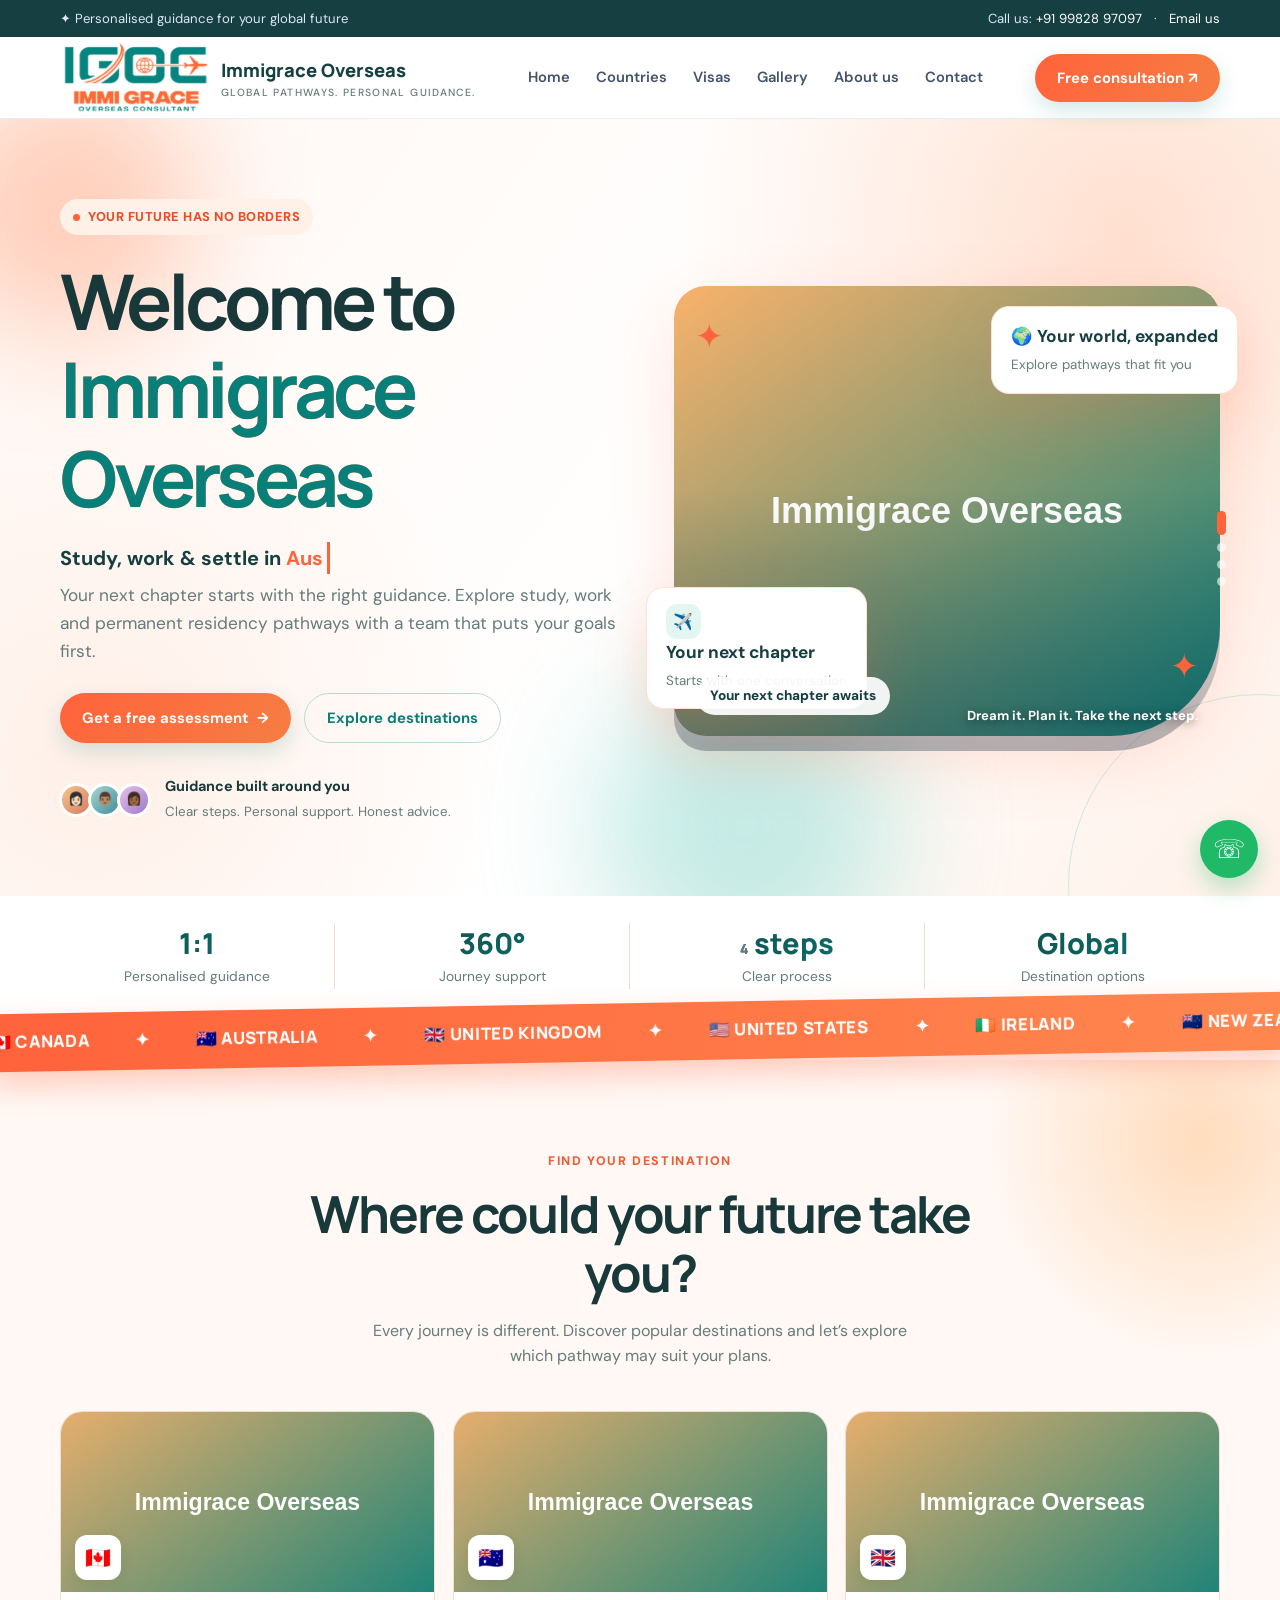
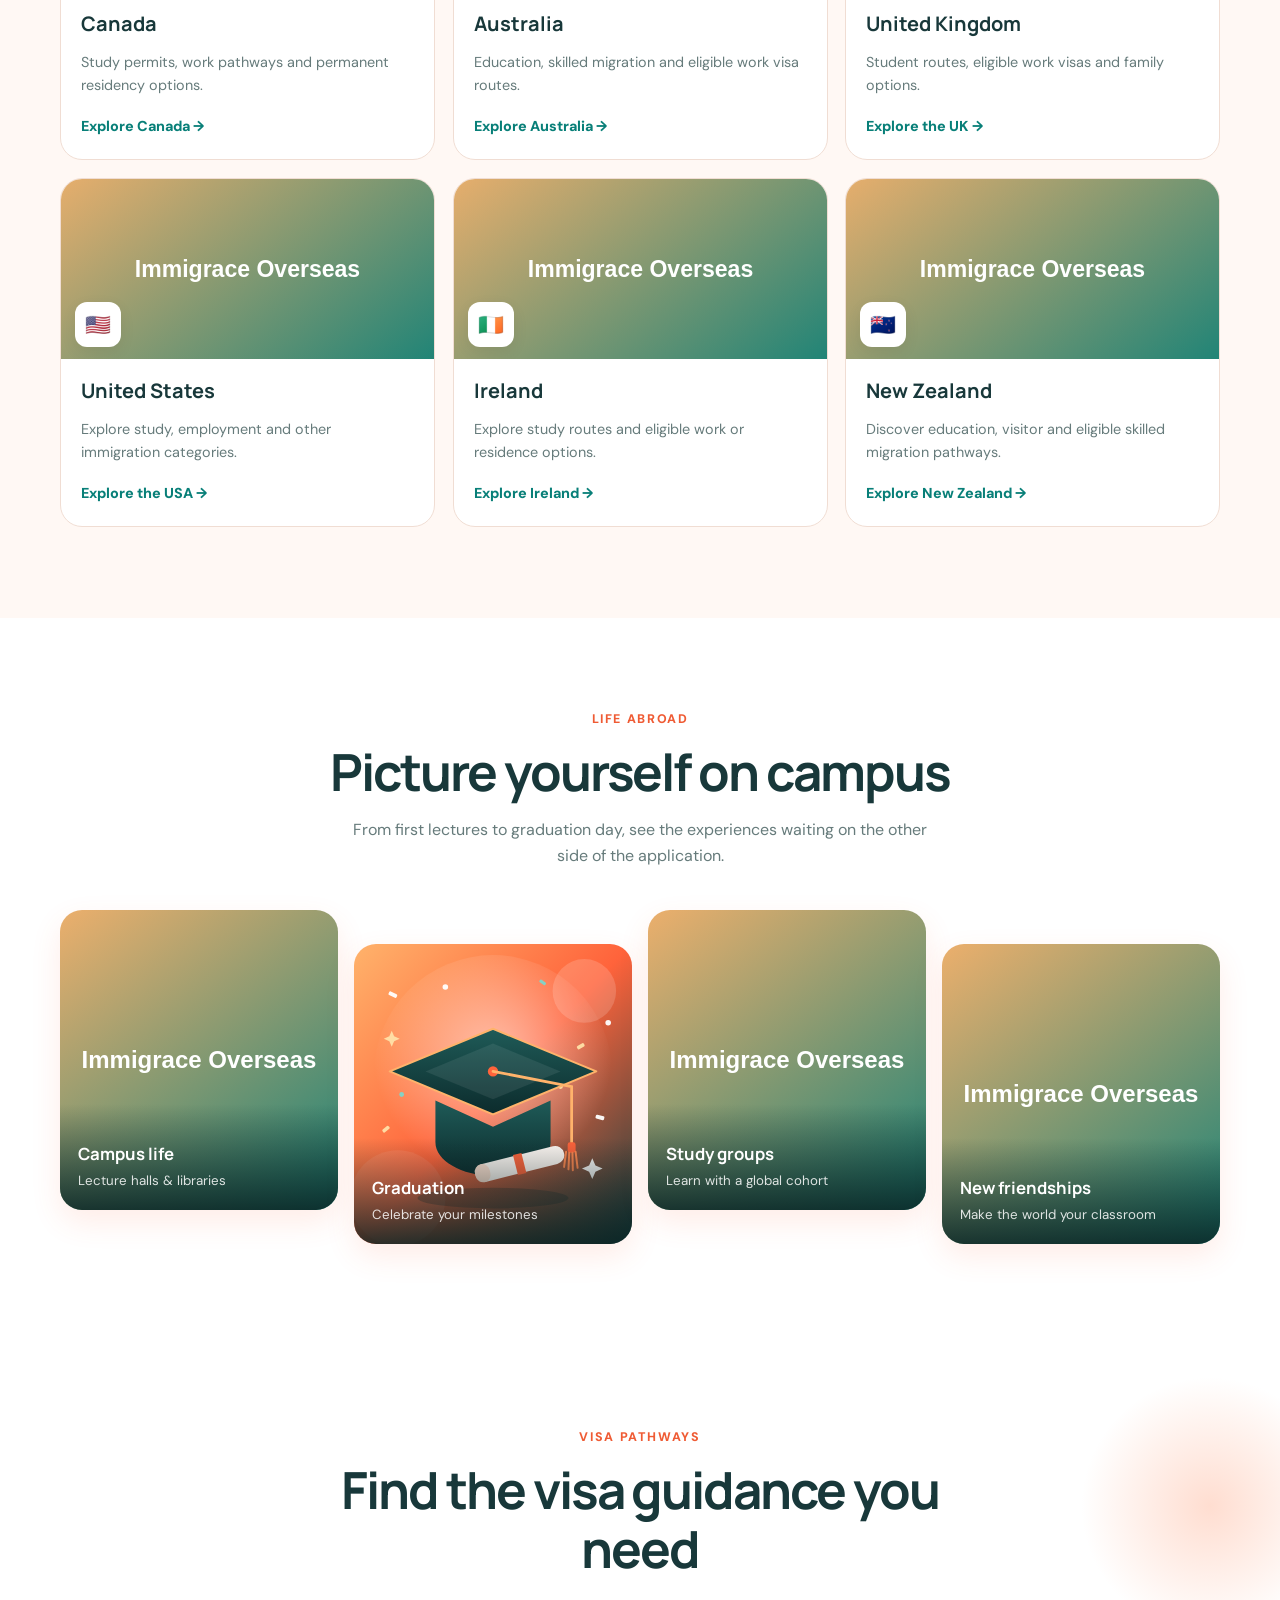
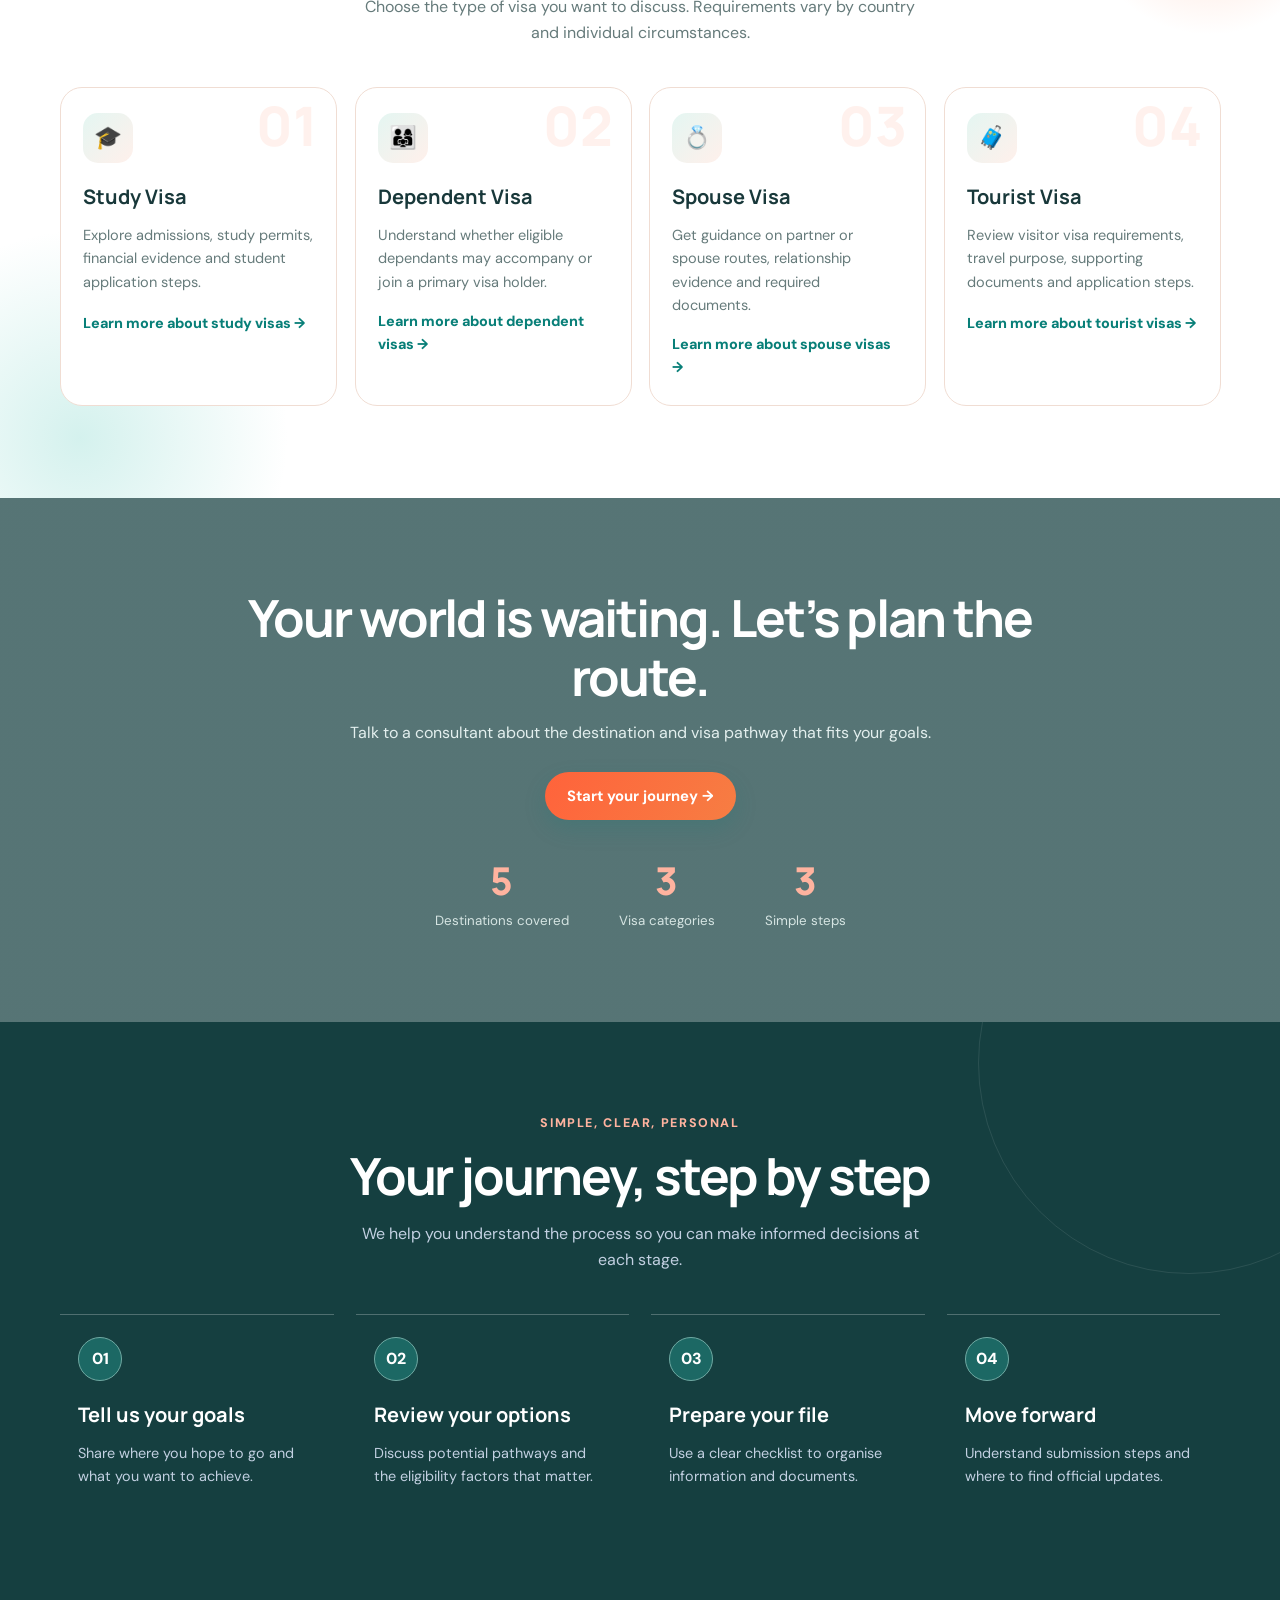
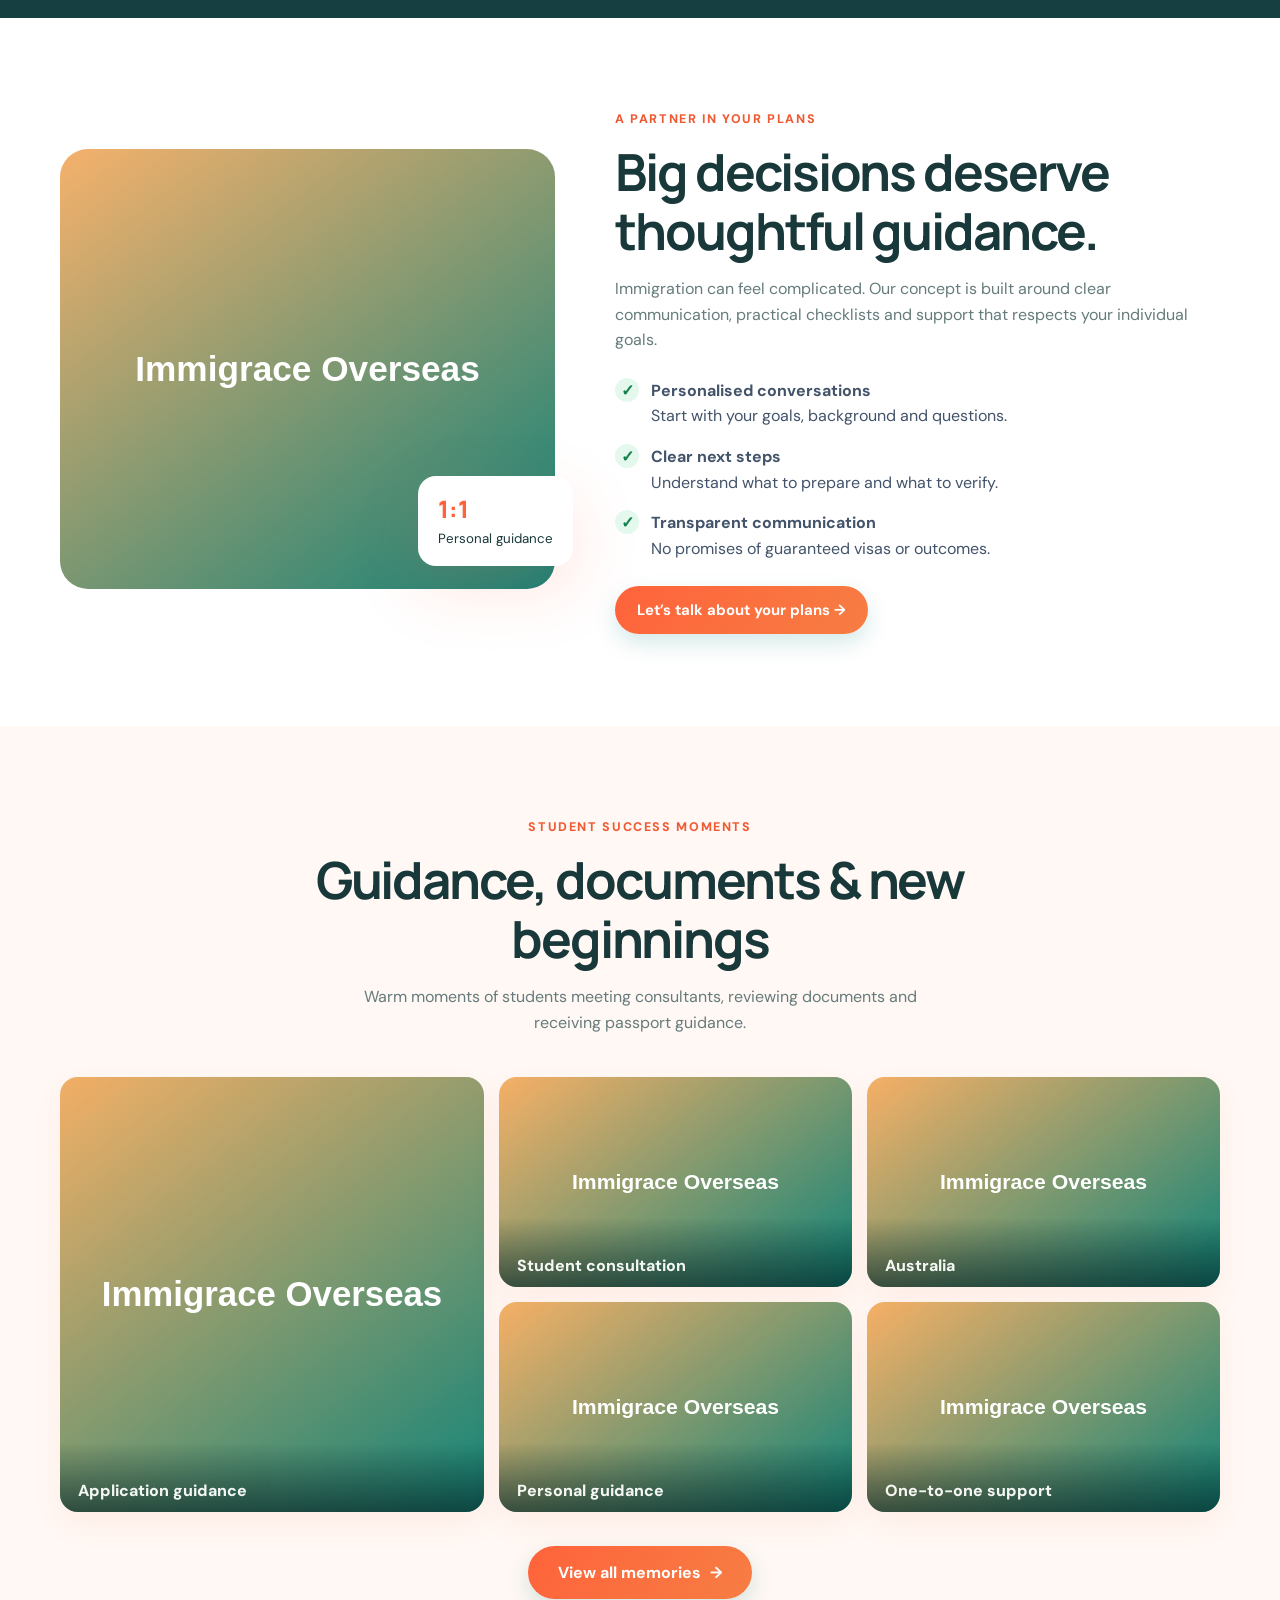
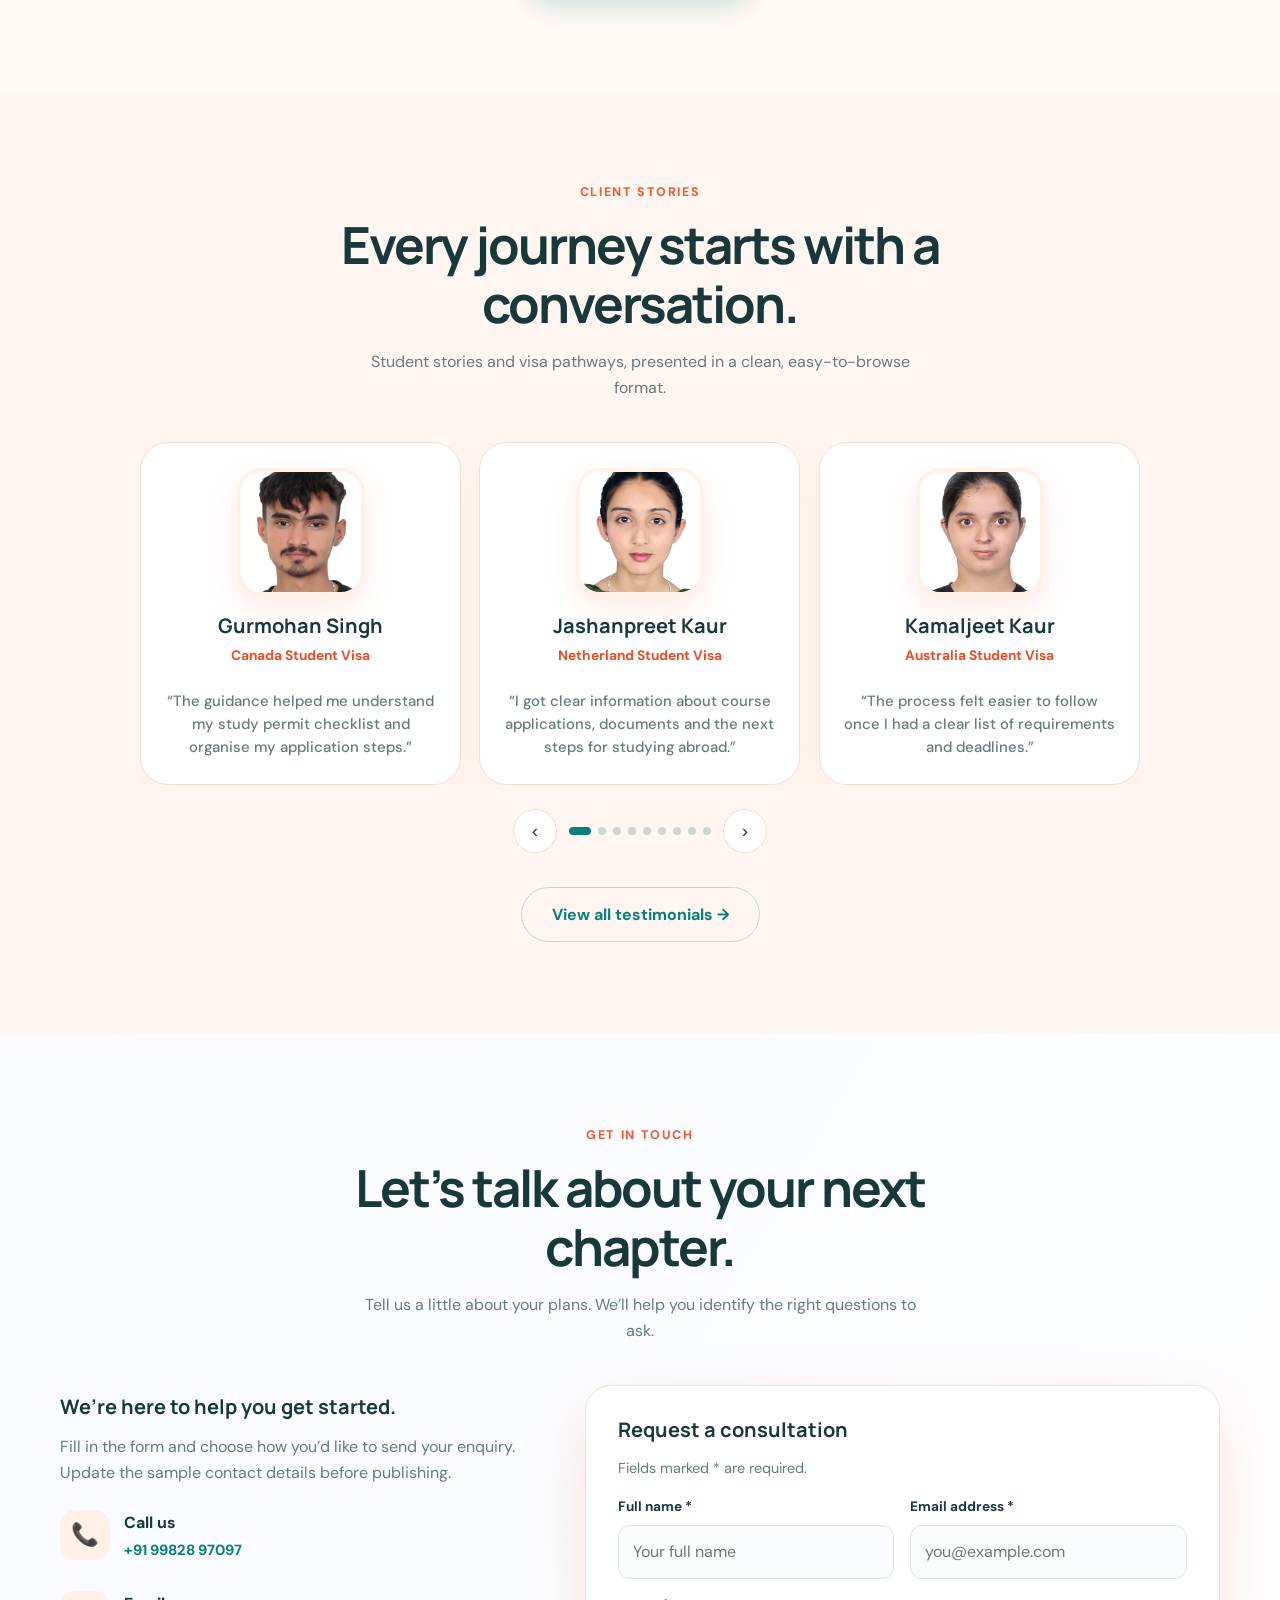
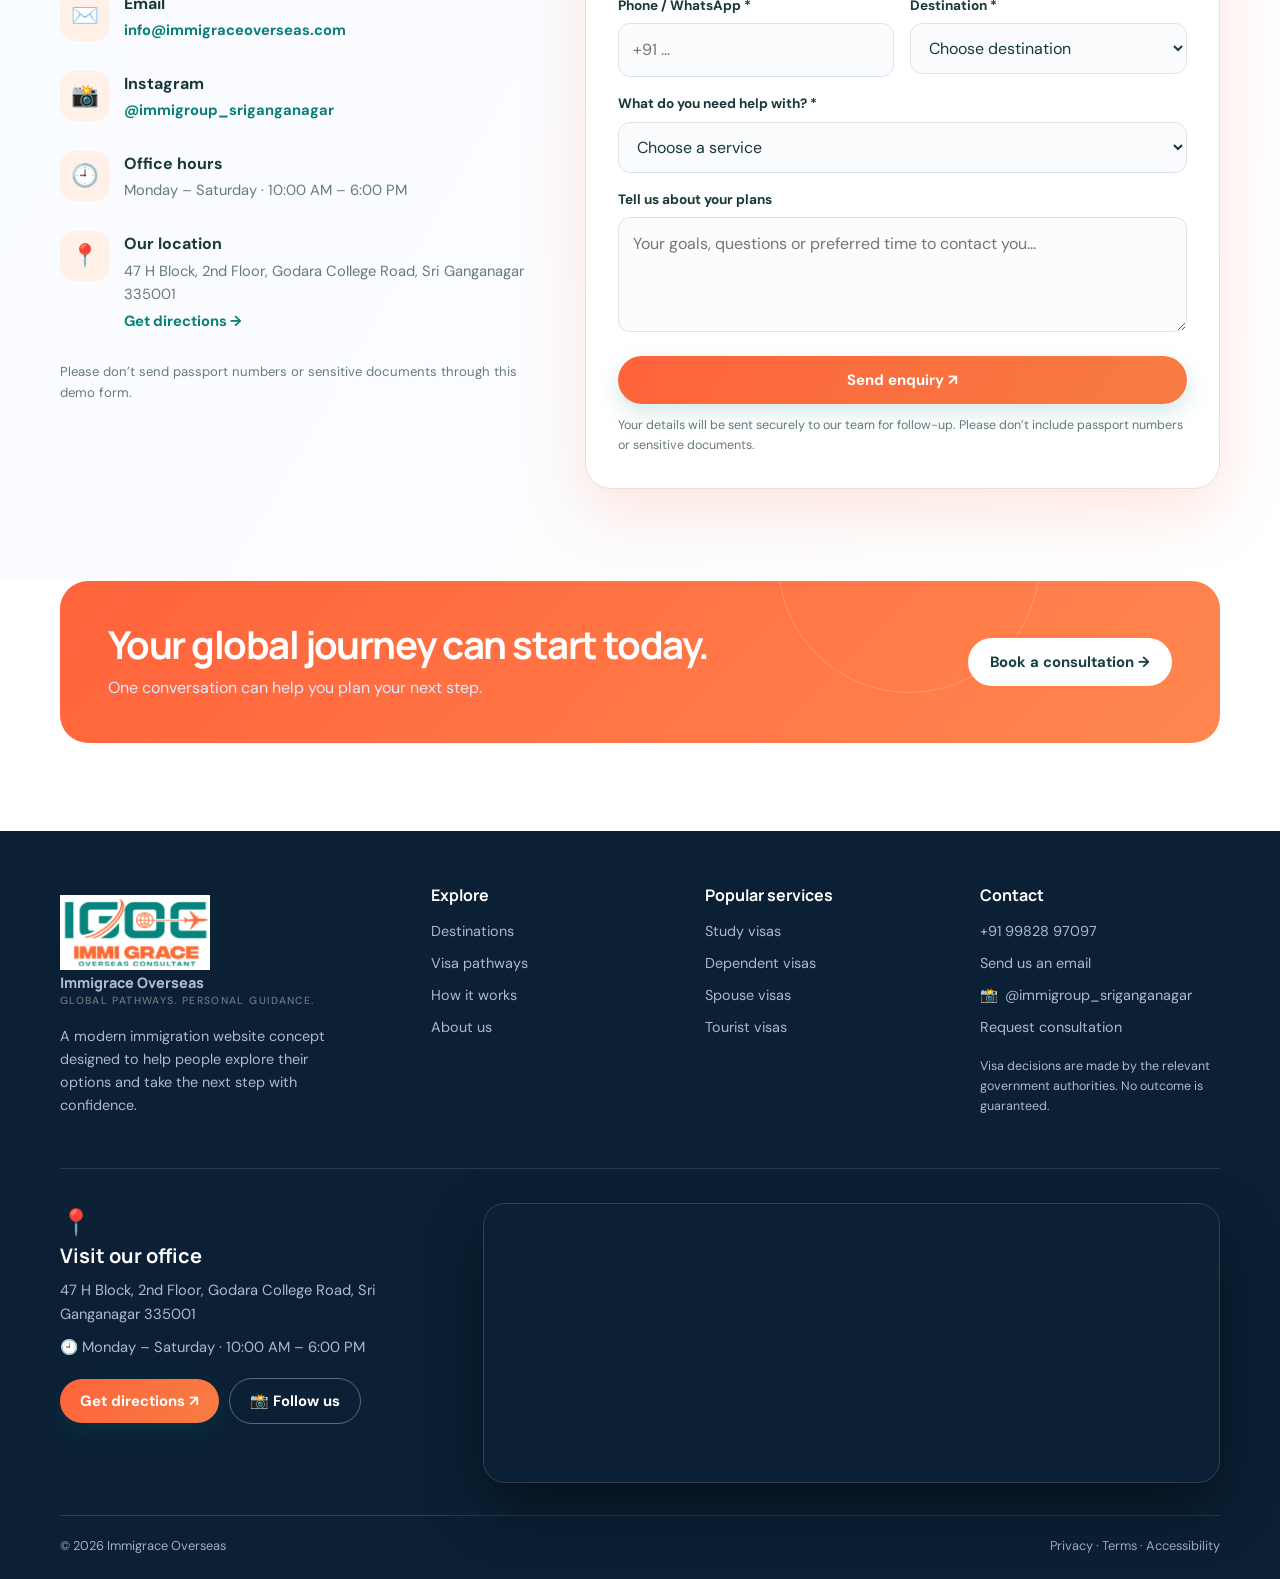
<file: index.html>
<!doctype html>
<html lang="en">
  <head>
    <meta charset="UTF-8" />
    <meta name="viewport" content="width=device-width, initial-scale=1.0" />
    <meta
      name="description"
      content="Immigration consultancy landing page concept — study, work and settle abroad."
    />
    <title>Immigrace Overseas | Your Journey Starts Here</title>
    <link rel="preconnect" href="https://fonts.googleapis.com" />
    <link rel="preconnect" href="https://fonts.gstatic.com" crossorigin />
    <link
      href="https://fonts.googleapis.com/css2?family=DM+Sans:wght@400;500;600;700&family=Manrope:wght@400;500;600;700;800&display=swap"
      rel="stylesheet"
    />
    <style>
      :root {
        --navy: #153f40;
        --blue: #087f78;
        --sky: #fff0e8;
        --gold: #ff633b;
        --ink: #18383a;
        --muted: #667b7b;
        --paper: #fff8f4;
        --white: #fff;
        --line: #f0ddd3;
        --radius: 22px;
        --shadow: 0 22px 65px rgba(255, 99, 59, 0.17);
      }
      * {
        box-sizing: border-box;
      }
      html {
        scroll-behavior: smooth;
        scroll-padding-top: 90px;
        overflow-x: hidden;
      }
      body {
        margin: 0;
        font-family: "DM Sans", sans-serif;
        color: var(--ink);
        background: #fff;
        line-height: 1.6;
        overflow-x: hidden;
      }
      h1,
      h2,
      h3,
      h4 {
        font-family: Manrope, sans-serif;
        line-height: 1.15;
        margin: 0 0 16px;
      }
      h1 {
        font-size: clamp(2.8rem, 6vw, 5.3rem);
        letter-spacing: -0.055em;
      }
      h2 {
        font-size: clamp(2rem, 4vw, 3.2rem);
        letter-spacing: -0.04em;
      }
      h3 {
        font-size: 1.25rem;
      }
      p {
        color: var(--muted);
        margin: 0 0 16px;
      }
      .container {
        width: min(1160px, calc(100% - 40px));
        margin: auto;
      }
      .topbar {
        background: var(--navy);
        color: #dce7f7;
        font-size: 0.82rem;
        padding: 8px 0;
      }
      .topbar .container {
        display: flex;
        justify-content: space-between;
        gap: 12px;
        flex-wrap: wrap;
      }
      .topbar a {
        color: #fff;
        text-decoration: none;
      }
      .navbar {
        height: 82px;
        display: flex;
        align-items: center;
        background: #fff;
        position: sticky;
        top: 0;
        z-index: 20;
        border-bottom: 1px solid rgba(229, 234, 241, 0.85);
      }
      .nav-inner {
        display: flex;
        align-items: center;
        justify-content: space-between;
        gap: 24px;
      }
      .brand {
        display: flex;
        align-items: center;
        gap: 11px;
        text-decoration: none;
        color: var(--navy);
        font-family: Manrope, sans-serif;
        font-weight: 800;
        font-size: 1.15rem;
        white-space: nowrap;
      }
      .brand-mark {
        width: 42px;
        height: 42px;
        background: linear-gradient(135deg, #ff633b, #ff874f);
        color: #fff;
        border-radius: 14px;
        display: grid;
        place-items: center;
        font-size: 1.35rem;
        box-shadow: 0 7px 18px #087f7833;
      }
      .brand-logo {
        width: 150px;
        height: 76px;
        object-fit: contain;
        display: block;
        flex-shrink: 0;
      }
      .brand small {
        display: block;
        color: var(--muted);
        font: 500 0.65rem "DM Sans";
        letter-spacing: 0.13em;
        text-transform: uppercase;
      }
      .nav-links {
        display: flex;
        align-items: center;
        gap: 26px;
      }
      .nav-links a {
        font-size: 0.92rem;
        text-decoration: none;
        color: #42536a;
        font-weight: 600;
        transition: color 0.2s;
      }
      .nav-links a:hover {
        color: var(--blue);
      }
      .btn {
        display: inline-flex;
        align-items: center;
        justify-content: center;
        gap: 9px;
        border: 0;
        border-radius: 999px;
        padding: 14px 22px;
        background: linear-gradient(135deg, #ff633b, #ff874f);
        color: #fff;
        text-decoration: none;
        font: 700 0.93rem "DM Sans";
        cursor: pointer;
        transition:
          transform 0.2s,
          box-shadow 0.2s,
          background 0.2s;
        box-shadow: 0 9px 22px #087f782b;
      }
      .btn:hover {
        transform: translateY(-3px);
        box-shadow: 0 14px 28px #087f7838;
        background: #1948bf;
      }
      .btn.light {
        background: #fff;
        color: var(--navy);
        box-shadow: none;
      }
      .btn.outline {
        background: transparent;
        color: var(--blue);
        border: 1px solid #b8dcd5;
        box-shadow: none;
      }
      .menu-btn {
        display: none;
        border: 1px solid var(--line);
        background: #fff;
        border-radius: 12px;
        padding: 9px 12px;
        font-size: 1.3rem;
      }
      @keyframes welcomeRise {
        0% {
          opacity: 0;
          transform: translateY(-48px) scale(0.96);
          filter: blur(5px);
        }
        70% {
          filter: blur(0);
        }
        100% {
          opacity: 1;
          transform: translateY(0) scale(1);
        }
      }
      @keyframes gradientDrift {
        0%,
        100% {
          background-position: 0% 50%;
        }
        50% {
          background-position: 100% 50%;
        }
      }
      @keyframes girlFloat {
        0%,
        100% {
          transform: translateY(0) rotate(-1deg);
        }
        50% {
          transform: translateY(-14px) rotate(1deg);
        }
      }
      @keyframes softPulse {
        0%,
        100% {
          box-shadow: 0 0 0 0 #ff633b33;
        }
        50% {
          box-shadow: 0 0 0 16px #ff633b00;
        }
      }
      @keyframes sparkle {
        0%,
        100% {
          transform: translateY(0) rotate(0);
          opacity: 0.65;
        }
        50% {
          transform: translateY(-12px) rotate(18deg);
          opacity: 1;
        }
      }
      @keyframes cardEntrance {
        from {
          opacity: 0;
          transform: translateY(25px) scale(0.97);
        }
        to {
          opacity: 1;
          transform: translateY(0) scale(1);
        }
      }
      .hero-welcome {
        animation: welcomeRise 1.15s cubic-bezier(0.2, 0.75, 0.25, 1) both;
      }
      .hero h1 span {
        background: linear-gradient(90deg, #ff633b, #f29a46, #ff633b);
        background-size: 200% auto;
        -webkit-background-clip: text;
        background-clip: text;
        color: transparent;
        animation: gradientDrift 4s ease infinite;
      }
      .hero-visual:before,
      .hero-visual:after {
        content: "✦";
        position: absolute;
        color: #ff633b;
        font-size: 2.1rem;
        z-index: 2;
        animation: sparkle 3s ease-in-out infinite;
      }
      .hero-visual:before {
        top: 8%;
        left: 4%;
      }
      .hero-visual:after {
        right: 4%;
        bottom: 12%;
        animation-delay: -1.4s;
      }
      .hero-photo {
        animation: girlFloat 6s ease-in-out infinite;
      }
      .hero {
        position: relative;
        overflow: hidden;
        padding: 80px 0 72px;
        background:
          radial-gradient(circle at 88% 15%, #ffe0d0 0, transparent 34%),
          radial-gradient(circle at 8% 82%, #fff0e8 0, transparent 30%),
          linear-gradient(125deg, #fff8f4 0%, #fff 58%, #fff1e9 100%);
      }
      .hero:before {
        content: "";
        position: absolute;
        width: 380px;
        height: 380px;
        border: 1px solid #cce9e3;
        border-radius: 50%;
        right: -170px;
        bottom: -180px;
      }
      .hero-grid {
        display: grid;
        grid-template-columns: 1.02fr 0.98fr;
        align-items: center;
        gap: 45px;
        position: relative;
      }
      .eyebrow {
        display: inline-flex;
        align-items: center;
        gap: 8px;
        background: #fff0e8;
        color: #e84d28;
        border-radius: 999px;
        padding: 8px 13px;
        font-size: 0.8rem;
        font-weight: 800;
        letter-spacing: 0.04em;
        text-transform: uppercase;
        margin-bottom: 22px;
      }
      .eyebrow i {
        width: 7px;
        height: 7px;
        background: var(--gold);
        border-radius: 50%;
      }
      .hero h1 span {
        color: var(--blue);
        position: relative;
      }
      .hero-copy {
        font-size: 1.08rem;
        max-width: 560px;
        margin: 20px 0 28px;
      }
      .hero-actions {
        display: flex;
        gap: 13px;
        flex-wrap: wrap;
      }
      .trust-row {
        display: flex;
        align-items: center;
        gap: 14px;
        margin-top: 32px;
      }
      .avatars {
        display: flex;
        padding-left: 4px;
      }
      .avatars span {
        width: 34px;
        height: 34px;
        border-radius: 50%;
        border: 3px solid #fff;
        margin-left: -5px;
        background: linear-gradient(135deg, #f7c58b, #d47d64);
        display: grid;
        place-items: center;
        font-size: 0.8rem;
      }
      .avatars span:nth-child(2) {
        background: linear-gradient(135deg, #a6d7d5, #428c99);
      }
      .avatars span:nth-child(3) {
        background: linear-gradient(135deg, #e7c1ed, #9d79c7);
      }
      .trust-row strong {
        display: block;
        font-size: 0.9rem;
      }
      .trust-row small {
        color: var(--muted);
      }
      .hero-visual {
        min-height: 480px;
        position: relative;
        display: grid;
        place-items: center;
      }
      .hero-photo {
        width: 100%;
        height: 450px;
        object-fit: cover;
        border-radius: 32px 32px 110px 32px;
        box-shadow: var(--shadow);
        filter: saturate(0.9);
      }
      .photo-overlay {
        position: absolute;
        inset: 0;
        border-radius: 32px 32px 110px 32px;
        background: linear-gradient(
          0deg,
          rgba(16, 42, 67, 0.32),
          transparent 55%
        );
        pointer-events: none;
      }
      .floating-card {
        position: absolute;
        background: #fff;
        border: 1px solid #ffffffa8;
        border-radius: 18px;
        padding: 16px 19px;
        box-shadow: var(--shadow);
        animation: float 5s ease-in-out infinite;
      }
      .floating-card strong {
        display: block;
        color: var(--navy);
        font-size: 1.08rem;
      }
      .floating-card small {
        color: var(--muted);
      }
      .fc-one {
        left: -28px;
        bottom: 42px;
      }
      .fc-two {
        right: -18px;
        top: 35px;
        animation-delay: -2s;
      }
      .mini-icon {
        display: inline-grid;
        place-items: center;
        width: 35px;
        height: 35px;
        background: #e4f6f2;
        border-radius: 11px;
        margin-right: 8px;
      }
      .hero-note {
        position: absolute;
        bottom: 25px;
        right: 22px;
        color: #fff;
        font-size: 0.82rem;
        font-weight: 700;
        text-shadow: 0 2px 8px #0008;
      }
      .stats {
        padding: 27px 0;
        background: #fff;
        border-bottom: 1px solid var(--line);
      }
      .stats-grid {
        display: grid;
        grid-template-columns: repeat(4, 1fr);
        gap: 20px;
      }
      .stat {
        text-align: center;
        border-right: 1px solid var(--line);
      }
      .stat:last-child {
        border: 0;
      }
      .stat strong {
        font: 800 1.8rem Manrope;
        color: var(--navy);
        display: block;
      }
      .stat span {
        color: var(--muted);
        font-size: 0.86rem;
      }
      section {
        padding: 92px 0;
      }
      .section-head {
        text-align: center;
        max-width: 690px;
        margin: 0 auto 42px;
      }
      .section-head p {
        max-width: 580px;
        margin: 0 auto;
      }
      .section-tag {
        font-size: 0.78rem;
        text-transform: uppercase;
        letter-spacing: 0.13em;
        font-weight: 800;
        color: var(--blue);
        display: block;
        margin-bottom: 12px;
      }
      .countries {
        background: var(--paper);
      }
      .country-grid {
        display: grid;
        grid-template-columns: repeat(4, 1fr);
        gap: 18px;
      }
      .country-card {
        background: #fff;
        border: 1px solid var(--line);
        border-radius: var(--radius);
        overflow: hidden;
        transition:
          transform 0.25s,
          box-shadow 0.25s;
      }
      .country-card:hover {
        transform: translateY(-7px);
        box-shadow: var(--shadow);
      }
      .country-image {
        height: 155px;
        position: relative;
        overflow: hidden;
      }
      .country-image img {
        width: 100%;
        height: 100%;
        object-fit: cover;
        transition: transform 0.5s;
      }
      .country-card:hover .country-image img {
        transform: scale(1.06);
      }
      .flag {
        position: absolute;
        bottom: 12px;
        left: 14px;
        background: #fff;
        border-radius: 12px;
        padding: 6px 10px;
        font-size: 1.3rem;
        box-shadow: 0 5px 16px #0001;
      }
      .country-content {
        padding: 20px;
      }
      .country-content p {
        font-size: 0.9rem;
        min-height: 46px;
      }
      .text-link {
        color: var(--blue);
        font-weight: 800;
        text-decoration: none;
        font-size: 0.9rem;
      }
      .services-grid {
        display: grid;
        grid-template-columns: repeat(3, 1fr);
        gap: 20px;
      }
      .service-card {
        padding: 27px;
        border: 1px solid var(--line);
        border-radius: var(--radius);
        background: #fff;
        transition: all 0.25s;
      }
      .service-card:hover {
        border-color: #b8e2da;
        box-shadow: var(--shadow);
        transform: translateY(-5px);
      }
      .service-icon {
        height: 50px;
        width: 50px;
        border-radius: 15px;
        background: var(--sky);
        display: grid;
        place-items: center;
        font-size: 1.4rem;
        margin-bottom: 22px;
      }
      .service-card p {
        font-size: 0.93rem;
      }
      .service-card a {
        display: inline-block;
        margin-top: 7px;
      }
      .process {
        background: var(--navy);
        color: #fff;
        position: relative;
        overflow: hidden;
      }
      .process:after {
        content: "";
        position: absolute;
        width: 420px;
        height: 420px;
        border: 1px solid #ffffff18;
        border-radius: 50%;
        right: -120px;
        top: -170px;
      }
      .process .section-tag {
        color: #ffb39f;
      }
      .process .section-head p {
        color: #c2d0e1;
      }
      .process-grid {
        display: grid;
        grid-template-columns: repeat(4, 1fr);
        gap: 22px;
        position: relative;
        z-index: 1;
      }
      .step {
        padding: 22px 18px;
        border-top: 1px solid #ffffff40;
        position: relative;
      }
      .step-num {
        width: 44px;
        height: 44px;
        display: grid;
        place-items: center;
        border-radius: 50%;
        background: #1c6864;
        color: #fff;
        font-weight: 800;
        margin-bottom: 22px;
        border: 1px solid #70aaa3;
      }
      .step p {
        color: #c2d0e1;
        font-size: 0.9rem;
      }
      .step h3 {
        color: #fff;
      }
      .why-grid {
        display: grid;
        grid-template-columns: 0.9fr 1.1fr;
        gap: 60px;
        align-items: center;
      }
      .why-image {
        width: 100%;
        height: 440px;
        object-fit: cover;
        border-radius: 28px;
      }
      .check-list {
        list-style: none;
        padding: 0;
        margin: 25px 0;
      }
      .check-list li {
        display: flex;
        gap: 12px;
        margin: 15px 0;
        color: #42536a;
      }
      .check {
        width: 24px;
        height: 24px;
        flex: 0 0 24px;
        background: #e4f8ee;
        color: #11804a;
        border-radius: 50%;
        display: grid;
        place-items: center;
        font-weight: 900;
      }
      .testimonial {
        background: #fff6f1;
      }
      .quote-card {
        max-width: 780px;
        margin: auto;
        background: #fff;
        border: 1px solid var(--line);
        border-radius: 28px;
        padding: 36px;
        text-align: center;
        box-shadow: 0 12px 35px #102a4308;
      }
      .stars {
        color: #ff633b;
        letter-spacing: 3px;
        font-size: 1.15rem;
        margin-bottom: 16px;
      }
      .quote-card blockquote {
        font: 600 clamp(1.15rem, 2vw, 1.5rem) Manrope;
        line-height: 1.55;
        margin: 0 auto 24px;
        max-width: 650px;
      }
      .person {
        display: flex;
        align-items: center;
        justify-content: center;
        gap: 12px;
      }
      .person-avatar {
        width: 44px;
        height: 44px;
        border-radius: 50%;
        background: #e5edff;
        display: grid;
        place-items: center;
        font-weight: 800;
        color: var(--blue);
      }
      .person strong {
        display: block;
      }
      .person small {
        color: var(--muted);
      }
      .contact {
        background: linear-gradient(120deg, #f7faff, #fff);
      }
      .contact-grid {
        display: grid;
        grid-template-columns: 0.85fr 1.15fr;
        gap: 55px;
        align-items: start;
      }
      .contact-info {
        padding-top: 10px;
      }
      .contact-item {
        display: flex;
        gap: 14px;
        margin: 25px 0;
        align-items: flex-start;
      }
      .contact-item .service-icon {
        margin: 0;
        flex-shrink: 0;
      }
      .contact-item strong {
        display: block;
      }
      .contact-item p {
        margin: 3px 0;
        font-size: 0.92rem;
      }
      .contact-form {
        background: #fff;
        padding: 32px;
        border: 1px solid var(--line);
        border-radius: 26px;
        box-shadow: var(--shadow);
      }
      .form-grid {
        display: grid;
        grid-template-columns: 1fr 1fr;
        gap: 16px;
      }
      .field {
        margin-bottom: 16px;
      }
      .field label {
        display: block;
        font-size: 0.85rem;
        font-weight: 700;
        margin-bottom: 7px;
      }
      .field input,
      .field select,
      .field textarea {
        width: 100%;
        border: 1px solid #dce3ed;
        background: #fbfcfe;
        border-radius: 12px;
        padding: 13px 14px;
        font: inherit;
        color: var(--ink);
        outline: none;
        transition:
          border 0.2s,
          box-shadow 0.2s;
      }
      .field input:focus,
      .field select:focus,
      .field textarea:focus {
        border-color: var(--blue);
        box-shadow: 0 0 0 3px #087f781a;
      }
      .field textarea {
        min-height: 115px;
        resize: vertical;
      }
      .form-note {
        font-size: 0.78rem;
        margin: 12px 0 0;
      }
      .form-status {
        display: none;
        padding: 12px;
        border-radius: 12px;
        background: #e7f8ef;
        color: #116b3c;
        font-size: 0.9rem;
        margin-top: 15px;
      }
      .form-status.show {
        display: block;
      }
      .cta-band {
        padding: 0 0 88px;
      }
      .cta-inner {
        background: linear-gradient(135deg, #ff633b, #ff874f);
        color: #fff;
        border-radius: 28px;
        padding: 42px 48px;
        display: flex;
        justify-content: space-between;
        align-items: center;
        gap: 25px;
        overflow: hidden;
        position: relative;
      }
      .cta-inner:after {
        content: "";
        position: absolute;
        width: 260px;
        height: 260px;
        border: 1px solid #ffffff35;
        border-radius: 50%;
        right: 180px;
        top: -150px;
      }
      .cta-inner h2 {
        font-size: clamp(1.8rem, 3vw, 2.6rem);
        max-width: 650px;
        margin-bottom: 8px;
      }
      .cta-inner p {
        color: #e0e9ff;
        margin: 0;
      }
      .cta-inner > * {
        position: relative;
        z-index: 1;
      }
      footer {
        background: #0b2035;
        color: #d7e2ef;
        padding: 55px 0 22px;
      }
      .footer-grid {
        display: grid;
        grid-template-columns: 1.4fr 1fr 1fr 1fr;
        gap: 35px;
        padding-bottom: 35px;
      }
      .footer-brand {
        color: #fff;
      }
      .footer-grid p {
        color: #a9bbce;
        font-size: 0.9rem;
        max-width: 300px;
        margin-top: 18px;
      }
      .footer-grid h4 {
        color: #fff;
        font-size: 1rem;
        margin-bottom: 16px;
      }
      .footer-grid a {
        display: block;
        color: #a9bbce;
        text-decoration: none;
        font-size: 0.9rem;
        margin: 9px 0;
      }
      .footer-grid a:hover {
        color: #fff;
      }
      .copyright {
        border-top: 1px solid #ffffff20;
        padding-top: 20px;
        display: flex;
        justify-content: space-between;
        gap: 15px;
        flex-wrap: wrap;
        color: #9fb0c2;
        font-size: 0.8rem;
      }
      .whatsapp {
        position: fixed;
        right: 22px;
        bottom: 22px;
        z-index: 25;
        background: #20b968;
        color: #fff;
        text-decoration: none;
        width: 58px;
        height: 58px;
        border-radius: 50%;
        display: grid;
        place-items: center;
        font-size: 1.65rem;
        box-shadow: 0 10px 25px #20b96855;
        transition: transform 0.2s;
      }
      .whatsapp:hover {
        transform: scale(1.08);
      }
      .reveal {
        opacity: 0;
        transform: translateY(22px);
        transition:
          opacity 0.7s ease,
          transform 0.7s ease;
      }
      .reveal.visible {
        opacity: 1;
        transform: translateY(0);
      }
      @keyframes float {
        0%,
        100% {
          transform: translateY(0);
        }
        50% {
          transform: translateY(-10px);
        }
      }
      @media (prefers-reduced-motion: reduce) {
        *,
        *:before,
        *:after {
          scroll-behavior: auto !important;
          animation: none !important;
          transition: none !important;
        }
        .reveal {
          opacity: 1;
          transform: none;
        }
      }
      @media (max-width: 950px) {
        .nav-links {
          gap: 14px;
        }
        .nav-links a {
          font-size: 0.85rem;
        }
        .nav-cta {
          display: none;
        }
        .hero-grid {
          gap: 25px;
        }
        .hero-visual {
          min-height: 400px;
        }
        .hero-photo {
          height: 390px;
        }
        .country-grid {
          grid-template-columns: repeat(2, 1fr);
        }
        .process-grid {
          grid-template-columns: repeat(2, 1fr);
        }
        .footer-grid {
          grid-template-columns: repeat(2, 1fr);
        }
        .why-grid {
          gap: 35px;
        }
      }
      @media (max-width: 720px) {
        .container {
          width: min(100% - 30px, 560px);
        }
        .topbar .container {
          justify-content: center;
          text-align: center;
        }
        .navbar {
          height: 70px;
        }
        .menu-btn {
          display: block;
        }
        .nav-links {
          display: none;
          position: absolute;
          top: 69px;
          left: 0;
          right: 0;
          background: #fff;
          padding: 20px 25px 25px;
          box-shadow: 0 18px 25px #102a4312;
          flex-direction: column;
          align-items: stretch;
          gap: 0;
          border-top: 1px solid var(--line);
        }
        .nav-links.open {
          display: flex;
        }
        .nav-links a {
          padding: 12px 0;
          border-bottom: 1px solid var(--line);
          font-size: 1rem;
        }
        .nav-links a:last-child {
          border: 0;
        }
        .hero {
          padding: 50px 0 42px;
        }
        .hero-grid {
          grid-template-columns: 1fr;
        }
        .hero h1 {
          font-size: clamp(2.7rem, 12vw, 4.2rem);
        }
        .hero-copy {
          font-size: 1rem;
        }
        .hero-visual {
          min-height: 350px;
          margin: 12px 0 0 12px;
        }
        .hero-photo {
          height: 350px;
          border-radius: 25px 25px 75px 25px;
        }
        .photo-overlay {
          border-radius: 25px 25px 75px 25px;
        }
        .fc-one {
          left: -12px;
          bottom: 22px;
        }
        .fc-two {
          right: -8px;
          top: 20px;
        }
        .stats-grid {
          grid-template-columns: repeat(2, 1fr);
          row-gap: 22px;
        }
        .stat:nth-child(2) {
          border: 0;
        }
        .stat strong {
          font-size: 1.55rem;
        }
        section {
          padding: 65px 0;
        }
        .section-head {
          margin-bottom: 30px;
        }
        .country-grid,
        .services-grid {
          grid-template-columns: 1fr;
        }
        .country-image {
          height: 190px;
        }
        .country-content p {
          min-height: 0;
        }
        .process-grid {
          grid-template-columns: 1fr;
          gap: 10px;
        }
        .step {
          padding: 18px 5px;
        }
        .why-grid,
        .contact-grid {
          grid-template-columns: 1fr;
          gap: 28px;
        }
        .why-image {
          height: 300px;
        }
        .quote-card {
          padding: 26px 20px;
        }
        .contact-form {
          padding: 22px;
        }
        .form-grid {
          grid-template-columns: 1fr;
          gap: 0;
        }
        .cta-inner {
          padding: 30px 25px;
          align-items: flex-start;
          flex-direction: column;
        }
        .cta-band {
          padding-bottom: 60px;
        }
        .footer-grid {
          grid-template-columns: 1fr 1fr;
          gap: 25px;
        }
        .footer-grid > div:first-child {
          grid-column: 1/-1;
        }
        .copyright {
          justify-content: center;
          text-align: center;
        }
        .whatsapp {
          width: 52px;
          height: 52px;
          right: 15px;
          bottom: 15px;
        }
      }
      @media (max-width: 390px) {
        .hero-actions .btn {
          width: 100%;
        }
        .footer-grid {
          grid-template-columns: 1fr;
        }
        .footer-grid > div:first-child {
          grid-column: auto;
        }
        .trust-row {
          align-items: flex-start;
        }
        .floating-card {
          padding: 12px;
        }
        .fc-one {
          left: -10px;
        }
        .fc-two {
          right: -5px;
        }
      }

      /* Added visa, destination and gallery sections */
      .visa-grid {
        display: grid;
        grid-template-columns: repeat(4, 1fr);
        gap: 18px;
      }
      .visa-card {
        padding: 25px 22px;
        border: 1px solid var(--line);
        border-radius: var(--radius);
        background: #fff;
        transition:
          transform 0.25s,
          box-shadow 0.25s,
          border-color 0.25s;
      }
      .visa-card:hover {
        transform: translateY(-6px);
        box-shadow: var(--shadow);
        border-color: #b8dcd5;
      }
      .visa-card .service-icon {
        background: linear-gradient(135deg, #e4f6f2, #fff0eb);
      }
      .visa-card p {
        font-size: 0.91rem;
        min-height: 70px;
      }
      .gallery-section {
        background: var(--paper);
      }
      .gallery-grid {
        display: grid;
        grid-template-columns: 1.2fr 1fr 1fr;
        grid-auto-rows: 210px;
        gap: 15px;
      }
      .gallery-item {
        position: relative;
        overflow: hidden;
        border-radius: 18px;
        background: #dceae7;
      }
      .gallery-item:first-child {
        grid-row: span 2;
      }
      .gallery-item img {
        width: 100%;
        height: 100%;
        object-fit: cover;
        display: block;
        transition: transform 0.5s;
      }
      .gallery-item:hover img {
        transform: scale(1.07);
      }
      .gallery-caption {
        position: absolute;
        left: 0;
        right: 0;
        bottom: 0;
        padding: 35px 18px 16px;
        color: white;
        font-weight: 800;
        background: linear-gradient(transparent, rgba(10, 35, 35, 0.78));
      }
      .country-grid {
        grid-template-columns: repeat(3, 1fr);
      }
      .country-image {
        height: 180px;
      }
      @media (max-width: 950px) {
        .visa-grid {
          grid-template-columns: repeat(2, 1fr);
        }
        .country-grid {
          grid-template-columns: repeat(2, 1fr);
        }
        .gallery-grid {
          grid-template-columns: 1fr 1fr;
          grid-auto-rows: 190px;
        }
        .gallery-item:first-child {
          grid-row: span 2;
        }
      }
      @media (max-width: 720px) {
        .visa-grid {
          grid-template-columns: 1fr;
        }
        .country-grid {
          grid-template-columns: 1fr;
        }
        .gallery-grid {
          grid-template-columns: 1fr 1fr;
          grid-auto-rows: 145px;
          gap: 10px;
        }
        .gallery-item:first-child {
          grid-row: span 2;
        }
        .gallery-caption {
          font-size: 0.85rem;
          padding: 28px 12px 12px;
        }
      }

      .testimonial-slider {
        position: relative;
        overflow: hidden;
        max-width: 1000px;
        margin: auto;
      }
      .testimonial-track {
        display: flex;
        gap: 18px;
        transition: transform 0.45s ease;
        will-change: transform;
      }
      .testimonial-slide {
        flex: 0 0 calc(33.333% - 12px);
        min-width: 0;
      }
      .testimonial-slide .quote-card {
        height: 100%;
        padding: 25px 22px;
        text-align: left;
        display: flex;
        flex-direction: column;
        align-items: flex-start;
      }
      .student-photo {
        width: 128px;
        height: 128px;
        object-fit: cover;
        border-radius: 24px;
        margin: 0 auto 18px;
        border: 4px solid #fff0e8;
        box-shadow: 0 12px 30px #ff633b22;
        display: block;
        transition: transform 0.35s;
      }
      .testimonial-slide:hover .student-photo {
        transform: scale(1.04) rotate(-2deg);
      }
      .testimonial-slide .quote-card h3 {
        text-align: center;
        width: 100%;
        margin-bottom: 7px;
      }
      .testimonial-slide .quote-card > p {
        text-align: center;
        width: 100%;
        font-size: 0.86rem;
        color: #e84d28;
      }
      .testimonial-slide blockquote {
        font:
          500 0.93rem "DM Sans",
          sans-serif;
        line-height: 1.55;
        color: #667b7b;
        margin: 8px auto 0;
        text-align: center;
      }
      .testimonial-slide .quote-card {
        border-color: #f4ded3;
        box-shadow: 0 12px 35px #ff633b0d;
        animation: cardEntrance 0.7s both;
      }
      .testimonial-meta {
        margin-top: auto;
        padding-top: 18px;
        width: 100%;
      }
      .testimonial-controls {
        display: flex;
        align-items: center;
        justify-content: center;
        gap: 12px;
        margin: 24px 0 0;
      }
      .slider-arrow {
        border: 1px solid var(--line);
        background: #fff;
        color: var(--navy);
        width: 44px;
        height: 44px;
        border-radius: 50%;
        font-size: 1.2rem;
        cursor: pointer;
      }
      .slider-dots {
        display: flex;
        gap: 7px;
        align-items: center;
      }
      .slider-dots button {
        width: 8px;
        height: 8px;
        border: 0;
        border-radius: 99px;
        background: #c8d8d5;
        padding: 0;
        cursor: pointer;
      }
      .slider-dots button.active {
        width: 22px;
        background: var(--blue);
      }
      .view-all-wrap {
        text-align: center;
        margin-top: 25px;
      }
      .detail-hero {
        padding: 65px 0;
        background: linear-gradient(125deg, #f7faff, #e4f6f2);
      }
      .detail-layout {
        display: grid;
        grid-template-columns: 1fr 1fr;
        gap: 35px;
        align-items: center;
      }
      .detail-hero-image {
        width: 100%;
        height: 390px;
        object-fit: cover;
        border-radius: 26px;
        box-shadow: var(--shadow);
      }
      .detail-copy {
        font-size: 1.02rem;
      }
      .detail-points {
        display: grid;
        grid-template-columns: repeat(2, 1fr);
        gap: 16px;
        margin-top: 28px;
      }
      .detail-point {
        border: 1px solid var(--line);
        border-radius: 16px;
        padding: 20px;
        background: #fff;
      }
      .detail-gallery {
        display: grid;
        grid-template-columns: repeat(3, 1fr);
        gap: 15px;
      }
      .detail-gallery img {
        width: 100%;
        height: 220px;
        object-fit: cover;
        border-radius: 16px;
      }
      .detail-section {
        padding: 65px 0;
      }
      @media (max-width: 950px) {
        .testimonial-slide {
          flex-basis: calc(50% - 9px);
        }
        .detail-gallery {
          grid-template-columns: repeat(2, 1fr);
        }
      }
      @media (max-width: 720px) {
        .testimonial-slide {
          flex-basis: 100%;
        }
        .detail-layout {
          grid-template-columns: 1fr;
        }
        .detail-hero-image {
          height: 280px;
        }
        .detail-points {
          grid-template-columns: 1fr;
        }
        .detail-gallery {
          grid-template-columns: 1fr 1fr;
        }
        .detail-gallery img {
          height: 160px;
        }
      }

      .btn {
        background: linear-gradient(120deg, #ff633b, #f28b47);
        background-size: 160% auto;
      }
      .btn:hover {
        background-position: 100% center;
        box-shadow: 0 16px 32px #ff633b45;
      }
      .country-card,
      .visa-card,
      .gallery-item,
      .service-card {
        animation: cardEntrance 0.75s both;
      }
      .country-card:nth-child(2),
      .visa-card:nth-child(2) {
        animation-delay: 0.08s;
      }
      .country-card:nth-child(3),
      .visa-card:nth-child(3) {
        animation-delay: 0.16s;
      }
      .country-card:nth-child(4),
      .visa-card:nth-child(4) {
        animation-delay: 0.24s;
      }
      .section-tag {
        color: #ef5b34;
      }
      .floating-card {
        border-color: #ffe0d2;
      }
      .fc-one .mini-icon,
      .fc-two {
        animation: softPulse 3s ease-in-out infinite;
      }
      .testimonial .section-tag {
        color: #ef5b34;
      }
      .gallery-item {
        box-shadow: 0 12px 30px #ff633b12;
      }
      .gallery-item img {
        filter: saturate(1.08);
      }
      @media (prefers-reduced-motion: reduce) {
        .hero-welcome,
        .hero h1 span,
        .hero-photo,
        .hero-visual:before,
        .hero-visual:after,
        .country-card,
        .visa-card,
        .gallery-item,
        .service-card,
        .fc-one .mini-icon,
        .fc-two,
        .testimonial-slide .quote-card {
          animation: none !important;
        }
      }
    </style>
    <link rel="stylesheet" href="assets/css/enhance.css" />
  </head>
  <body>
    <div class="topbar">
      <div class="container">
        <span>✦ Personalised guidance for your global future</span
        ><span
          >Call us: <a href="tel:+919982897097">+91 99828 97097</a> &nbsp; ·
          &nbsp; <a href="mailto:info@immigraceoverseas.com">Email us</a></span
        >
      </div>
    </div>
    <header class="navbar">
      <div class="container nav-inner">
        <a class="brand" href="#home"
          ><img
            class="brand-logo"
            src="assets/images/logo/image.png"
            alt="Immigrace Overseas logo"
          /><span
            >Immigrace Overseas<small
              >Global pathways. Personal guidance.</small
            ></span
          ></a
        >
        <button
          class="menu-btn"
          id="menuBtn"
          aria-label="Toggle navigation"
          aria-expanded="false"
        >
          ☰
        </button>
        <nav class="nav-links" id="navLinks" aria-label="Main navigation">
          <a href="#home">Home</a><a href="#destinations">Countries</a
          ><a href="#visas">Visas</a><a href="#gallery">Gallery</a
          ><a href="#about">About us</a><a href="#contact">Contact</a>
        </nav>
        <a class="btn nav-cta" href="#contact">Free consultation ↗</a>
      </div>
    </header>
    <main>
      <section class="hero" id="home">
        <span class="hero-blob b1"></span><span class="hero-blob b2"></span>
        <div class="container hero-grid">
          <div class="reveal">
            <span class="eyebrow"><i></i> Your future has no borders</span>
            <h1 class="hero-welcome">
              Welcome to<br /><span>Immigrace Overseas</span>
            </h1>
            <p
              class="hero-copy"
              style="
                font-size: 1.25rem;
                font-weight: 700;
                color: #153f40;
                margin-bottom: 8px;
              "
            >
              Study, work &amp; settle in <span class="rotator"></span>
            </p>
            <p class="hero-copy" style="margin-top: 0">
              Your next chapter starts with the right guidance. Explore study,
              work and permanent residency pathways with a team that puts your
              goals first.
            </p>
            <div class="hero-actions">
              <a class="btn" href="#contact"
                >Get a free assessment <span>→</span></a
              ><a class="btn outline" href="#destinations"
                >Explore destinations</a
              >
            </div>
            <div class="trust-row">
              <div class="avatars">
                <span>👩🏻</span><span>👨🏽</span><span>👩🏾</span>
              </div>
              <div>
                <strong>Guidance built around you</strong
                ><small>Clear steps. Personal support. Honest advice.</small>
              </div>
            </div>
          </div>
          <div class="hero-visual reveal">
            <div class="hero-slides">
              <img
                src="https://images.unsplash.com/photo-1488646953014-85cb44e25828?auto=format&fit=crop&w=1200&q=85"
                alt="Your next chapter awaits"
              /><img
                src="https://images.unsplash.com/photo-1517935706615-2717063c2225?auto=format&fit=crop&w=1200&q=85"
                alt="Study in Canada"
              /><img
                src="https://images.unsplash.com/photo-1523482580672-f109ba8cb9be?auto=format&fit=crop&w=1200&q=85"
                alt="Build a career in Australia"
              /><img
                src="https://images.unsplash.com/photo-1513635269975-59663e0ac1ad?auto=format&fit=crop&w=1200&q=85"
                alt="Discover the United Kingdom"
              /><span class="slide-label"></span>
            </div>
            <div class="hero-dots"></div>
            <div class="photo-overlay"></div>
            <div class="floating-card fc-one">
              <span class="mini-icon">✈️</span><strong>Your next chapter</strong
              ><small>Starts with one conversation</small>
            </div>
            <div class="floating-card fc-two">
              <strong>🌍 Your world, expanded</strong
              ><small>Explore pathways that fit you</small>
            </div>
            <div class="hero-note">Dream it. Plan it. Take the next step.</div>
          </div>
        </div>
      </section>
      <div class="stats">
        <div class="container stats-grid">
          <div class="stat">
            <strong>1:1</strong><span>Personalised guidance</span>
          </div>
          <div class="stat">
            <strong data-count="360" data-suffix="°">360°</strong
            ><span>Journey support</span>
          </div>
          <div class="stat">
            <strong><span data-count="4">4</span> steps</strong
            ><span>Clear process</span>
          </div>
          <div class="stat">
            <strong>Global</strong><span>Destination options</span>
          </div>
        </div>
      </div>
      <div class="marquee" aria-hidden="true">
        <div class="marquee-track">
          <span>🇨🇦 Canada</span><span>✦</span><span>🇦🇺 Australia</span
          ><span>✦</span><span>🇬🇧 United Kingdom</span><span>✦</span
          ><span>🇺🇸 United States</span><span>✦</span><span>🇮🇪 Ireland</span
          ><span>✦</span><span>🇳🇿 New Zealand</span><span>✦</span
          ><span>Study Visa</span><span>✦</span><span>Spouse Visa</span
          ><span>✦</span><span>Dependent Visa</span><span>✦</span
          ><span>Tourist Visa</span><span>✦</span><span>🇨🇦 Canada</span
          ><span>✦</span><span>🇦🇺 Australia</span><span>✦</span
          ><span>🇬🇧 United Kingdom</span><span>✦</span
          ><span>🇺🇸 United States</span><span>✦</span><span>🇮🇪 Ireland</span
          ><span>✦</span><span>🇳🇿 New Zealand</span><span>✦</span
          ><span>Study Visa</span><span>✦</span><span>Spouse Visa</span
          ><span>✦</span><span>Dependent Visa</span><span>✦</span
          ><span>Tourist Visa</span><span>✦</span>
        </div>
      </div>
      <section class="countries" id="destinations">
        <div class="container">
          <div class="section-head reveal">
            <span class="section-tag">Find your destination</span>
            <h2>Where could your future take you?</h2>
            <p>
              Every journey is different. Discover popular destinations and
              let’s explore which pathway may suit your plans.
            </p>
          </div>
          <div class="country-grid">
            <article class="country-card reveal">
              <div class="country-image">
                <img
                  loading="lazy"
                  src="https://images.unsplash.com/photo-1517935706615-2717063c2225?auto=format&fit=crop&w=700&q=80"
                  alt="Toronto city skyline"
                /><span class="flag">🇨🇦</span>
              </div>
              <div class="country-content">
                <h3>Canada</h3>
                <p>
                  Study permits, work pathways and permanent residency options.
                </p>
                <a
                  class="text-link"
                  href="country.html?country=Canada"
                  data-country="Canada"
                  >Explore Canada →</a
                >
              </div>
            </article>
            <article class="country-card reveal">
              <div class="country-image">
                <img
                  loading="lazy"
                  src="https://images.unsplash.com/photo-1523482580672-f109ba8cb9be?auto=format&fit=crop&w=700&q=80"
                  alt="Sydney Opera House and harbour"
                /><span class="flag">🇦🇺</span>
              </div>
              <div class="country-content">
                <h3>Australia</h3>
                <p>
                  Education, skilled migration and eligible work visa routes.
                </p>
                <a
                  class="text-link"
                  href="country.html?country=Australia"
                  data-country="Australia"
                  >Explore Australia →</a
                >
              </div>
            </article>
            <article class="country-card reveal">
              <div class="country-image">
                <img
                  loading="lazy"
                  src="https://images.unsplash.com/photo-1513635269975-59663e0ac1ad?auto=format&fit=crop&w=700&q=80"
                  alt="London city and Big Ben"
                /><span class="flag">🇬🇧</span>
              </div>
              <div class="country-content">
                <h3>United Kingdom</h3>
                <p>Student routes, eligible work visas and family options.</p>
                <a
                  class="text-link"
                  href="country.html?country=United%20Kingdom"
                  data-country="United Kingdom"
                  >Explore the UK →</a
                >
              </div>
            </article>
            <article class="country-card reveal">
              <div class="country-image">
                <img
                  loading="lazy"
                  src="https://images.unsplash.com/photo-1496588152823-86ff7695e68f?auto=format&fit=crop&w=700&q=80"
                  alt="New York skyline"
                /><span class="flag">🇺🇸</span>
              </div>
              <div class="country-content">
                <h3>United States</h3>
                <p>
                  Explore study, employment and other immigration categories.
                </p>
                <a
                  class="text-link"
                  href="country.html?country=United%20States"
                  data-country="United States"
                  >Explore the USA →</a
                >
              </div>
            </article>

            <article class="country-card reveal">
              <div class="country-image">
                <img
                  loading="lazy"
                  src="https://images.unsplash.com/photo-1563720223185-11003d516935?auto=format&fit=crop&w=700&q=80"
                  alt="Dublin city in Ireland"
                /><span class="flag">🇮🇪</span>
              </div>
              <div class="country-content">
                <h3>Ireland</h3>
                <p>
                  Explore study routes and eligible work or residence options.
                </p>
                <a
                  class="text-link"
                  href="country.html?country=Ireland"
                  data-country="Ireland"
                  >Explore Ireland →</a
                >
              </div>
            </article>
            <article class="country-card reveal">
              <div class="country-image">
                <img
                  loading="lazy"
                  src="https://images.unsplash.com/photo-1507699622108-4be3abd695ad?auto=format&fit=crop&w=700&q=80"
                  alt="Mountain landscape in New Zealand"
                /><span class="flag">🇳🇿</span>
              </div>
              <div class="country-content">
                <h3>New Zealand</h3>
                <p>
                  Discover education, visitor and eligible skilled migration
                  pathways.
                </p>
                <a
                  class="text-link"
                  href="country.html?country=New%20Zealand"
                  data-country="New Zealand"
                  >Explore New Zealand →</a
                >
              </div>
            </article>
          </div>
        </div>
      </section>

      <section class="campus">
        <div class="container">
          <div class="section-head reveal">
            <span class="section-tag">Life abroad</span>
            <h2>Picture yourself on campus</h2>
            <p>
              From first lectures to graduation day, see the experiences waiting
              on the other side of the application.
            </p>
          </div>
          <div class="campus-grid">
            <div class="campus-item">
              <img
                loading="lazy"
                src="https://images.unsplash.com/photo-1541339907198-e08756dedf3f?auto=format&fit=crop&w=700&q=80"
                alt="Campus life"
              />
              <div>
                <h3>Campus life</h3>
                <small>Lecture halls & libraries</small>
              </div>
            </div>
            <div class="campus-item">
              <img
                loading="lazy"
                src="assets/images/campus/graduation.svg"
                alt="Graduation"
              />
              <div>
                <h3>Graduation</h3>
                <small>Celebrate your milestones</small>
              </div>
            </div>
            <div class="campus-item">
              <img
                loading="lazy"
                src="https://images.unsplash.com/photo-1522202176988-66273c2fd55f?auto=format&fit=crop&w=700&q=80"
                alt="Study groups"
              />
              <div>
                <h3>Study groups</h3>
                <small>Learn with a global cohort</small>
              </div>
            </div>
            <div class="campus-item">
              <img
                loading="lazy"
                src="https://images.unsplash.com/photo-1517486808906-6ca8b3f04846?auto=format&fit=crop&w=700&q=80"
                alt="New friendships"
              />
              <div>
                <h3>New friendships</h3>
                <small>Make the world your classroom</small>
              </div>
            </div>
          </div>
        </div>
      </section>
      <section id="visas">
        <div class="container">
          <div class="section-head reveal">
            <span class="section-tag">Visa pathways</span>
            <h2>Find the visa guidance you need</h2>
            <p>
              Choose the type of visa you want to discuss. Requirements vary by
              country and individual circumstances.
            </p>
          </div>
          <div class="visa-grid">
            <article class="visa-card reveal">
              <div class="service-icon">🎓</div>
              <h3>Study Visa</h3>
              <p>
                Explore admissions, study permits, financial evidence and
                student application steps.
              </p>
              <a class="text-link" href="visa.html?visa=Study%20Visa"
                >Learn more about study visas →</a
              >
            </article>
            <article class="visa-card reveal">
              <div class="service-icon">👨‍👩‍👧</div>
              <h3>Dependent Visa</h3>
              <p>
                Understand whether eligible dependants may accompany or join a
                primary visa holder.
              </p>
              <a class="text-link" href="visa.html?visa=Dependent%20Visa"
                >Learn more about dependent visas →</a
              >
            </article>
            <article class="visa-card reveal">
              <div class="service-icon">💍</div>
              <h3>Spouse Visa</h3>
              <p>
                Get guidance on partner or spouse routes, relationship evidence
                and required documents.
              </p>
              <a class="text-link" href="visa.html?visa=Spouse%20Visa"
                >Learn more about spouse visas →</a
              >
            </article>
            <article class="visa-card reveal">
              <div class="service-icon">🧳</div>
              <h3>Tourist Visa</h3>
              <p>
                Review visitor visa requirements, travel purpose, supporting
                documents and application steps.
              </p>
              <a class="text-link" href="visa.html?visa=Tourist%20Visa"
                >Learn more about tourist visas →</a
              >
            </article>
          </div>
        </div>
      </section>
      <section class="parallax">
        <span class="plane">✈️</span>
        <div class="container reveal zoom">
          <h2>Your world is waiting. Let’s plan the route.</h2>
          <p>
            Talk to a consultant about the destination and visa pathway that
            fits your goals.
          </p>
          <a class="btn" href="#contact">Start your journey →</a>
          <div class="count-row">
            <div>
              <strong data-count="6">6</strong
              ><small>Destinations covered</small>
            </div>
            <div>
              <strong data-count="4">4</strong><small>Visa categories</small>
            </div>
            <div>
              <strong data-count="4">4</strong><small>Simple steps</small>
            </div>
          </div>
        </div>
      </section>
      <section class="process" id="process">
        <div class="container">
          <div class="section-head reveal">
            <span class="section-tag">Simple, clear, personal</span>
            <h2>Your journey, step by step</h2>
            <p>
              We help you understand the process so you can make informed
              decisions at each stage.
            </p>
          </div>
          <div class="process-grid">
            <div class="step reveal">
              <div class="step-num">01</div>
              <h3>Tell us your goals</h3>
              <p>Share where you hope to go and what you want to achieve.</p>
            </div>
            <div class="step reveal">
              <div class="step-num">02</div>
              <h3>Review your options</h3>
              <p>
                Discuss potential pathways and the eligibility factors that
                matter.
              </p>
            </div>
            <div class="step reveal">
              <div class="step-num">03</div>
              <h3>Prepare your file</h3>
              <p>
                Use a clear checklist to organise information and documents.
              </p>
            </div>
            <div class="step reveal">
              <div class="step-num">04</div>
              <h3>Move forward</h3>
              <p>
                Understand submission steps and where to find official updates.
              </p>
            </div>
          </div>
        </div>
      </section>
      <section id="about">
        <div class="container why-grid">
          <div class="reveal from-left why-wrap">
            <div class="why-badge">
              <strong>1:1</strong><small>Personal guidance</small>
            </div>
            <img
              class="why-image"
              loading="lazy"
              src="https://images.unsplash.com/photo-1521737711867-e3b97375f902?auto=format&fit=crop&w=1000&q=85"
              alt="Consultants discussing plans together"
            />
          </div>
          <div class="reveal">
            <span class="section-tag">A partner in your plans</span>
            <h2>Big decisions deserve thoughtful guidance.</h2>
            <p>
              Immigration can feel complicated. Our concept is built around
              clear communication, practical checklists and support that
              respects your individual goals.
            </p>
            <ul class="check-list">
              <li>
                <span class="check">✓</span
                ><span
                  ><strong>Personalised conversations</strong><br />Start with
                  your goals, background and questions.</span
                >
              </li>
              <li>
                <span class="check">✓</span
                ><span
                  ><strong>Clear next steps</strong><br />Understand what to
                  prepare and what to verify.</span
                >
              </li>
              <li>
                <span class="check">✓</span
                ><span
                  ><strong>Transparent communication</strong><br />No promises
                  of guaranteed visas or outcomes.</span
                >
              </li>
            </ul>
            <a class="btn" href="#contact">Let’s talk about your plans →</a>
          </div>
        </div>
      </section>

      <section class="gallery-section" id="gallery">
        <div class="container">
          <div class="section-head reveal">
            <span class="section-tag">Student success moments</span>
            <h2>Guidance, documents & new beginnings</h2>
            <p>
              Warm moments of students meeting consultants, reviewing documents
              and receiving passport guidance.
            </p>
          </div>
          <div class="gallery-grid">
            <div class="gallery-item reveal">
              <img
                loading="lazy"
                src="https://images.unsplash.com/photo-1521737711867-e3b97375f902?auto=format&fit=crop&w=1000&q=85"
                alt="Student and consultant discussing application documents"
              />
              <div class="gallery-caption">Application guidance</div>
            </div>
            <div class="gallery-item reveal">
              <img
                loading="lazy"
                src="https://images.unsplash.com/photo-1551836022-d5d88e9218df?auto=format&fit=crop&w=800&q=80"
                alt="Student meeting with immigration consultant"
              />
              <div class="gallery-caption">Student consultation</div>
            </div>
            <div class="gallery-item reveal">
              <img
                loading="lazy"
                src="https://images.unsplash.com/photo-1556761175-b413da4baf72?auto=format&fit=crop&w=800&q=80"
                alt="Sydney harbour"
              />
              <div class="gallery-caption">Australia</div>
            </div>
            <div class="gallery-item reveal">
              <img
                loading="lazy"
                src="https://images.unsplash.com/photo-1521737604893-d14cc237f11d?auto=format&fit=crop&w=800&q=80"
                alt="Students and advisor discussing plans"
              />
              <div class="gallery-caption">Personal guidance</div>
            </div>
            <div class="gallery-item reveal">
              <img
                loading="lazy"
                src="https://images.unsplash.com/photo-1573496359142-b8d87734a5a2?auto=format&fit=crop&w=800&q=80"
                alt="Consultant meeting with student at office"
              />
              <div class="gallery-caption">One-to-one support</div>
            </div>
          </div>
          <div class="view-all-wrap reveal">
            <a class="btn" href="gallery.html"
              >View all memories <span>→</span></a
            >
          </div>
        </div>
      </section>
      <section class="testimonial" id="testimonials">
        <div class="container">
          <div class="section-head reveal">
            <span class="section-tag">Client stories</span>
            <h2>Every journey starts with a conversation.</h2>
            <p>
              Student stories and visa pathways, presented in a clean,
              easy-to-browse format.
            </p>
          </div>
          <div class="testimonial-slider" aria-label="Student testimonials">
            <div class="testimonial-track" id="testimonialTrack">
              <article class="testimonial-slide">
                <div class="quote-card">
                  <img
                    class="student-photo"
                    loading="lazy"
                    src="assets\images\visas\visa1.jpeg"
                    alt="Student portrait for Gurmohan Singh"
                  />
                  <h3>Gurmohan Singh</h3>
                  <p><strong>Canada Student Visa</strong></p>
                  <blockquote>
                    “The guidance helped me understand my study permit checklist and organise my application steps.”
                  </blockquote>
                </div>
              </article>
              <article class="testimonial-slide">
                <div class="quote-card">
                  <img
                    class="student-photo"
                    loading="lazy"
                    src="assets\images\visas\visa2.jpeg"
                    alt="Student portrait for Jashanpreet Kaur"
                  />
                  <h3>Jashanpreet Kaur</h3>
                  <p><strong>Netherland Student Visa</strong></p>
                  <blockquote>
                    “I got clear information about course applications, documents and the next steps for studying abroad.”
                  </blockquote>
                </div>
              </article>
              <article class="testimonial-slide">
                <div class="quote-card">
                  <img
                    class="student-photo"
                    loading="lazy"
                    src="assets\images\visas\visa3.jpeg"
                    alt="Student portrait for Kamaljeet Kaur"
                  />
                  <h3>Kamaljeet Kaur</h3>
                  <p><strong>Australia Student Visa</strong></p>
                  <blockquote>
                    “The process felt easier to follow once I had a clear list of requirements and deadlines.”
                  </blockquote>
                </div>
              </article>
              <article class="testimonial-slide">
                <div class="quote-card">
                  <img
                    class="student-photo"
                    loading="lazy"
                    src="assets\images\visas\visa4.jpeg"
                    alt="Student portrait for Kartik Singh"
                  />
                  <h3>Kartik Singh</h3>
                  <p><strong>Netherland Study Permit</strong></p>
                  <blockquote>
                    “I appreciated the straightforward explanations and help
                    preparing my document checklist.”
                  </blockquote>
                </div>
              </article>
              <article class="testimonial-slide">
                <div class="quote-card">
                  <img
                    class="student-photo"
                    loading="lazy"
                    src="assets\images\visas\visa5.jpeg"
                    alt="Student portrait for Navdeep Kaur"
                  />
                  <h3>Navdeep Kaur</h3>
                  <p><strong>Netherland Student Visa</strong></p>
                  <blockquote>
                    “I could compare my options more confidently after
                    discussing my plans and questions.”
                  </blockquote>
                </div>
              </article>
              <article class="testimonial-slide">
                <div class="quote-card">
                  <img
                    class="student-photo"
                    loading="lazy"
                    src="assets\images\visas\visa6.jpeg"
                    alt="Student portrait for Kulvinder Singh"
                  />
                  <h3>Kulvinder Singh</h3>
                  <p><strong>New Zealand Student Visa</strong></p>
                  <blockquote>
                    “The team helped me break a complicated process into
                    manageable steps.”
                  </blockquote>
                </div>
              </article>
              <article class="testimonial-slide">
                <div class="quote-card">
                  <img
                    class="student-photo"
                    loading="lazy"
                    src="assets\images\visas\visa7.jpeg"
                    alt="Student portrait for Youdhveer Singh"
                  />
                  <h3>Youdhveer Singh</h3>
                  <p><strong>Australia Student Visa</strong></p>
                  <blockquote>
                    “The advice on application preparation gave me a better
                    understanding of what to review.”
                  </blockquote>
                </div>
              </article>
              <article class="testimonial-slide">
                <div class="quote-card">
                  <img
                    class="student-photo"
                    loading="lazy"
                    src="assets\images\visas\visa8.jpeg"
                    alt="Student portrait for Arshnoor Singh"
                  />
                  <h3>Arshnoor Singh</h3>
                  <p><strong>Australia Student Visa</strong></p>
                  <blockquote>
                    “I received a helpful overview of the steps and documents I
                    should verify before applying.”
                  </blockquote>
                </div>
              </article>
              <article class="testimonial-slide">
                <div class="quote-card">
                  <img
                    class="student-photo"
                    loading="lazy"
                    src="assets\images\visas\visa9.jpeg"
                    alt="Student portrait for Arushi Kalra"
                  />
                  <h3>Arushi Kalra</h3>
                  <p><strong>Australia Student Visa</strong></p>
                  <blockquote>
                    “The guidance was organised and easy to understand,
                    especially when planning the next steps.”
                  </blockquote>
                </div>
              </article>
              <article class="testimonial-slide">
                <div class="quote-card">
                  <img
                    class="student-photo"
                    loading="lazy"
                    src="assets\images\visas\visa10.jpeg"
                    alt="Student portrait for Harjot Singh"
                  />
                  <h3>Harjot Singh</h3>
                  <p><strong>Australia Student Visa</strong></p>
                  <blockquote>
                    “I liked having the key requirements explained in a clear
                    and practical way.”
                  </blockquote>
                </div>
              </article>
              <article class="testimonial-slide">
                <div class="quote-card">
                  <img
                    class="student-photo"
                    loading="lazy"
                    src="assets\images\visas\visa11.jpeg"
                    alt="Student portrait for Aman Baweja"
                  />
                  <h3>Aman Baweja</h3>
                  <p><strong>New Zealand Student Visa</strong></p>
                  <blockquote>
                    “The consultation helped me prepare better questions about
                    study options and visa requirements.”
                  </blockquote>
                </div>
              </article>
            </div>
          </div>
          <div class="testimonial-controls">
            <button
              class="slider-arrow"
              id="testimonialPrev"
              aria-label="Previous testimonials"
            >
              ‹
            </button>
            <div
              class="slider-dots"
              id="testimonialDots"
              aria-label="Choose testimonial slide"
            ></div>
            <button
              class="slider-arrow"
              id="testimonialNext"
              aria-label="Next testimonials"
            >
              ›
            </button>
          </div>
          <div class="view-all-wrap">
            <a class="btn outline" href="testimonials.html"
              >View all testimonials →</a
            >
          </div>
        </div>
      </section>
      <section class="contact" id="contact">
        <div class="container">
          <div class="section-head reveal">
            <span class="section-tag">Get in touch</span>
            <h2>Let’s talk about your next chapter.</h2>
            <p>
              Tell us a little about your plans. We’ll help you identify the
              right questions to ask.
            </p>
          </div>
          <div class="contact-grid">
            <div class="contact-info reveal">
              <h3>We’re here to help you get started.</h3>
              <p>
                Fill in the form and choose how you’d like to send your enquiry.
                Update the sample contact details before publishing.
              </p>
              <div class="contact-item">
                <div class="service-icon">📞</div>
                <div>
                  <strong>Call us</strong>
                  <p><a href="tel:+919982897097">+91 99828 97097</a></p>
                </div>
              </div>
              <div class="contact-item">
                <div class="service-icon">✉️</div>
                <div>
                  <strong>Email</strong>
                  <p>
                    <a href="mailto:info@immigraceoverseas.com"
                      >info@immigraceoverseas.com</a
                    >
                  </p>
                </div>
              </div>
              <div class="contact-item">
                <div class="service-icon">📸</div>
                <div>
                  <strong>Instagram</strong>
                  <p>
                    <a
                      data-site="instagram"
                      data-site-href="instagram"
                      href="https://www.instagram.com/immigroup_sriganganagar/"
                      target="_blank"
                      rel="noopener"
                      >@immigroup_sriganganagar</a
                    >
                  </p>
                </div>
              </div>
              <div class="contact-item">
                <div class="service-icon">🕘</div>
                <div>
                  <strong>Office hours</strong>
                  <p>Monday – Saturday · 10:00 AM – 6:00 PM</p>
                </div>
              </div>
              <div class="contact-item">
                <div class="service-icon">📍</div>
                <div>
                  <strong>Our location</strong>
                  <p data-site="address">
                    47 H Block, 2nd Floor, Godara College Road, Sri Ganganagar 335001
                  </p>
                  <p>
                    <a
                      data-site-href="directions"
                      href="https://www.google.com/maps/dir/31.2508416,75.7039104/Immigroup+Overseas+Consultant,+47+H+Block,+Godara+College+Rd,+near+SBI+Bank,+A+Block,+P+Block,+Sri+Ganganagar,+Rajasthan+335001/@30.5777943,72.5759758,7z/data=!3m1!4b1!4m9!4m8!1m1!4e1!1m5!1m1!1s0x3917b5dbeb0bd7bd:0x82af49262dd89c39!2m2!1d73.8671847!2d29.9241617?entry=ttu&g_ep=EgoyMDI2MTAyMC4wIKXMDSoASAFQAw%3D%3D"
                      target="_blank"
                      rel="noopener"
                      >Get directions →</a
                    >
                  </p>
                </div>
              </div>
              <p style="font-size: 0.82rem">
                Please don’t send passport numbers or sensitive documents
                through this demo form.
              </p>
            </div>
            <form class="contact-form reveal" id="contactForm">
              <div aria-hidden="true" style="position:absolute;left:-10000px;width:1px;height:1px;overflow:hidden">
                <label for="website">Leave this field empty</label>
                <input id="website" name="website" type="text" tabindex="-1" autocomplete="off" />
              </div>
              <h3>Request a consultation</h3>
              <p style="font-size: 0.9rem">Fields marked * are required.</p>
              <div class="form-grid">
                <div class="field">
                  <label for="name">Full name *</label
                  ><input
                    id="name"
                    name="name"
                    autocomplete="name"
                    required
                    placeholder="Your full name"
                  />
                </div>
                <div class="field">
                  <label for="email">Email address *</label
                  ><input
                    id="email"
                    name="email"
                    type="email"
                    autocomplete="email"
                    required
                    placeholder="you@example.com"
                  />
                </div>
              </div>
              <div class="form-grid">
                <div class="field">
                  <label for="phone">Phone / WhatsApp *</label
                  ><input
                    id="phone"
                    name="phone"
                    type="tel"
                    autocomplete="tel"
                    required
                    placeholder="+91 ..."
                  />
                </div>
                <div class="field">
                  <label for="country">Destination *</label
                  ><select id="country" name="country" required>
                    <option value="">Choose destination</option>
                    <option>Canada</option>
                    <option>Australia</option>
                    <option>United Kingdom</option>
                    <option>United States</option>
                    <option>New Zealand</option>
                    <option>Ireland</option>
                    <option>Europe / Other</option>
                    <option>Not sure yet</option>
                  </select>
                </div>
              </div>
              <div class="field">
                <label for="service">What do you need help with? *</label
                ><select id="service" name="service" required>
                  <option value="">Choose a service</option>
                  <option>Study abroad</option>
                  <option>Work visa</option>
                  <option>Permanent residency</option>
                  <option>Family pathways</option>
                  <option>Documentation support</option>
                  <option>Profile assessment</option>
                  <option>Other</option>
                </select>
              </div>
              <div class="field">
                <label for="message">Tell us about your plans</label
                ><textarea
                  id="message"
                  name="message"
                  placeholder="Your goals, questions or preferred time to contact you..."
                ></textarea>
              </div>
              <button class="btn" type="submit" style="width: 100%">
                Send enquiry ↗
              </button>
              <p class="form-note">
                Your details will be sent securely to our team for follow-up.
                Please don’t include passport numbers or sensitive documents.
              </p>
              <div
                class="form-status"
                id="formStatus"
                role="status"
                aria-live="polite"
              ></div>
            </form>
          </div>
        </div>
      </section>
      <div class="cta-band">
        <div class="container">
          <div class="cta-inner reveal">
            <div>
              <h2>Your global journey can start today.</h2>
              <p>One conversation can help you plan your next step.</p>
            </div>
            <a class="btn light" href="#contact">Book a consultation →</a>
          </div>
        </div>
      </div>
    </main>
    <footer>
      <div class="container">
        <div class="footer-grid">
          <div>
            <a class="brand footer-brand" href="#home"
              ><img
                class="brand-logo"
                src="assets/images/logo/image.png"
                alt="Immigrace Overseas logo"
              /><span
                >Immigrace Overseas<small
                  >Global pathways. Personal guidance.</small
                ></span
              ></a
            >
            <p>
              A modern immigration website concept designed to help people
              explore their options and take the next step with confidence.
            </p>
          </div>
          <div>
            <h4>Explore</h4>
            <a href="#destinations">Destinations</a
            ><a href="#visas">Visa pathways</a
            ><a href="#process">How it works</a><a href="#about">About us</a>
          </div>
          <div>
            <h4>Popular services</h4>
            <a href="visa.html?visa=Study%20Visa">Study visas</a
            ><a href="visa.html?visa=Dependent%20Visa">Dependent visas</a
            ><a href="visa.html?visa=Spouse%20Visa">Spouse visas</a
            ><a href="visa.html?visa=Tourist%20Visa">Tourist visas</a>
          </div>
          <div>
            <h4>Contact</h4>
            <a href="tel:+919982897097">+91 99828 97097</a
            ><a href="mailto:info@immigraceoverseas.com">Send us an email</a
            ><a
              class="ig"
              data-site-href="instagram"
              href="https://www.instagram.com/immigroup_sriganganagar/"
              target="_blank"
              rel="noopener"
              >📸 <span data-site="instagram">@immigroup_sriganganagar</span></a
            ><a href="#contact">Request consultation</a>
            <p style="font-size: 0.78rem">
              Visa decisions are made by the relevant government authorities. No
              outcome is guaranteed.
            </p>
          </div>
        </div>
        <div class="footer-map reveal">
          <div class="footer-map-info">
            <span class="pin">📍</span>
            <h4>Visit our office</h4>
            <p data-site="address">
              47 H Block, 2nd Floor, Godara College Road, Sri Ganganagar 335001
            </p>
            <p>🕘 Monday – Saturday · 10:00 AM – 6:00 PM</p>
            <a
              class="btn"
              data-site-href="directions"
              href="https://www.google.com/maps/dir/31.2508416,75.7039104/Immigroup+Overseas+Consultant,+47+H+Block,+Godara+College+Rd,+near+SBI+Bank,+A+Block,+P+Block,+Sri+Ganganagar,+Rajasthan+335001/@30.5777943,72.5759758,7z/data=!3m1!4b1!4m9!4m8!1m1!4e1!1m5!1m1!1s0x3917b5dbeb0bd7bd:0x82af49262dd89c39!2m2!1d73.8671847!2d29.9241617?entry=ttu&g_ep=EgoyMDI2MTAyMC4wIKXMDSoASAFQAw%3D%3D"
              target="_blank"
              rel="noopener"
              >Get directions ↗</a
            ><a
              class="btn ghost-light"
              data-site-href="instagram"
              href="https://www.instagram.com/immigroup_sriganganagar/"
              target="_blank"
              rel="noopener"
              >📸 Follow us</a
            >
          </div>
          <div class="map-frame">
            <iframe
              data-site-map
              src="https://www.google.com/maps/dir/31.2508416,75.7039104/Immigroup+Overseas+Consultant,+47+H+Block,+Godara+College+Rd,+near+SBI+Bank,+A+Block,+P+Block,+Sri+Ganganagar,+Rajasthan+335001/@30.5777943,72.5759758,7z/data=!3m1!4b1!4m9!4m8!1m1!4e1!1m5!1m1!1s0x3917b5dbeb0bd7bd:0x82af49262dd89c39!2m2!1d73.8671847!2d29.9241617?entry=ttu&g_ep=EgoyMDI2MTAyMC4wIKXMDSoASAFQAw%3D%3D"
              title="Immigrace Overseas office location map"
              loading="lazy"
              referrerpolicy="no-referrer-when-downgrade"
              allowfullscreen
            ></iframe>
          </div>
        </div>
        <div class="copyright">
          <span
            >© <span id="year"></span> Immigrace Overseas </span
          ><span>Privacy · Terms · Accessibility</span>
        </div>
      </div>
    </footer>
    <a
      class="whatsapp"
      id="whatsappLink"
      href="https://wa.me/919982897097?text=Hello%2C%20I%27d%20like%20to%20enquire%20about%20immigration%20options."
      target="_blank"
      rel="noopener"
      aria-label="Chat on WhatsApp"
      >☏</a
    >
    <script>
      const menuBtn = document.getElementById("menuBtn");
      const navLinks = document.getElementById("navLinks");
      menuBtn.addEventListener("click", () => {
        const open = navLinks.classList.toggle("open");
        menuBtn.setAttribute("aria-expanded", String(open));
        menuBtn.textContent = open ? "✕" : "☰";
      });
      navLinks.querySelectorAll("a").forEach((a) =>
        a.addEventListener("click", () => {
          navLinks.classList.remove("open");
          menuBtn.setAttribute("aria-expanded", "false");
          menuBtn.textContent = "☰";
        }),
      );
      document.getElementById("year").textContent = new Date().getFullYear();
      const observer = new IntersectionObserver(
        (entries) =>
          entries.forEach((entry) => {
            if (entry.isIntersecting) {
              entry.target.classList.add("visible");
              observer.unobserve(entry.target);
            }
          }),
        { threshold: 0.12 },
      );
      document
        .querySelectorAll(".reveal")
        .forEach((el) => observer.observe(el));
      document.querySelectorAll("[data-country]").forEach((a) =>
        a.addEventListener("click", () => {
          document.getElementById("country").value = a.dataset.country;
        }),
      );
      document.querySelectorAll("[data-service]").forEach((a) =>
        a.addEventListener("click", () => {
          document.getElementById("service").value = a.dataset.service;
        }),
      );
      document.getElementById("contactForm").addEventListener("submit", async (e) => {
        e.preventDefault();

        const form = e.currentTarget;
        if (!form.reportValidity()) return;

        const submitButton = form.querySelector('button[type="submit"]');
        const status = document.getElementById("formStatus");
        const data = new FormData(form);

        const payload = {
          name: String(data.get("name") || "").trim(),
          email: String(data.get("email") || "").trim(),
          phone: String(data.get("phone") || "").trim(),
          message:
            "Destination: " + String(data.get("country") || "Not provided") +
            "\nService: " + String(data.get("service") || "Not provided") +
            "\nMessage: " + String(data.get("message") || "Not provided"),
          website: String(data.get("website") || "").trim()
        };

        status.textContent = "Sending your enquiry…";
        status.style.display = "block";
        status.classList.add("show");
        status.style.background = "#eef4ff";
        status.style.color = "#18383a";
        submitButton.disabled = true;
        submitButton.style.opacity = "0.7";

        try {
          const response = await fetch(
            "https://immigrace-email.manjotkaur311205.workers.dev/",
            {
              method: "POST",
              headers: { "Content-Type": "application/json" },
              body: JSON.stringify(payload)
            }
          );

          const result = await response.json().catch(() => ({}));

          if (!response.ok || !result.success) {
            throw new Error(result.error || "Your enquiry could not be sent.");
          }

          status.textContent =
            "Thank you! Your enquiry has been sent successfully. Our team will contact you soon.";
          status.style.background = "#e7f8ef";
          status.style.color = "#116b3c";
          form.reset();
        } catch (error) {
          console.error("Contact form submission failed:", error);
          status.textContent =
            "Sorry, your enquiry could not be sent right now. Please try again or email info@immigraceoverseas.com.";
          status.style.background = "#fff0ee";
          status.style.color = "#a12818";
        } finally {
          submitButton.disabled = false;
          submitButton.style.opacity = "1";
        }
      });

      const testimonialTrack = document.getElementById("testimonialTrack");
      if (testimonialTrack) {
        const slides = [...testimonialTrack.children],
          dotsWrap = document.getElementById("testimonialDots");
        let slideIndex = 0;
        const visibleCount = () =>
          window.matchMedia("(max-width:720px)").matches
            ? 1
            : window.matchMedia("(max-width:950px)").matches
              ? 2
              : 3;
        const maxIndex = () => Math.max(0, slides.length - visibleCount());
        const renderSlider = () => {
          slideIndex = Math.min(slideIndex, maxIndex());
          const gap = 18,
            width = slides[0].getBoundingClientRect().width;
          testimonialTrack.style.transform = `translateX(-${slideIndex * (width + gap)}px)`;
          dotsWrap.innerHTML = "";
          for (let i = 0; i <= maxIndex(); i++) {
            const b = document.createElement("button");
            b.type = "button";
            b.setAttribute("aria-label", `Show testimonial group ${i + 1}`);
            b.className = i === slideIndex ? "active" : "";
            b.addEventListener("click", () => {
              slideIndex = i;
              renderSlider();
            });
            dotsWrap.appendChild(b);
          }
        };
        document
          .getElementById("testimonialPrev")
          .addEventListener("click", () => {
            slideIndex = slideIndex <= 0 ? maxIndex() : slideIndex - 1;
            renderSlider();
          });
        document
          .getElementById("testimonialNext")
          .addEventListener("click", () => {
            slideIndex = slideIndex >= maxIndex() ? 0 : slideIndex + 1;
            renderSlider();
          });
        window.addEventListener("resize", renderSlider);
        renderSlider();
      }
    </script>
    <script src="assets/js/enhance.js"></script>
  </body>
</html>
</file>
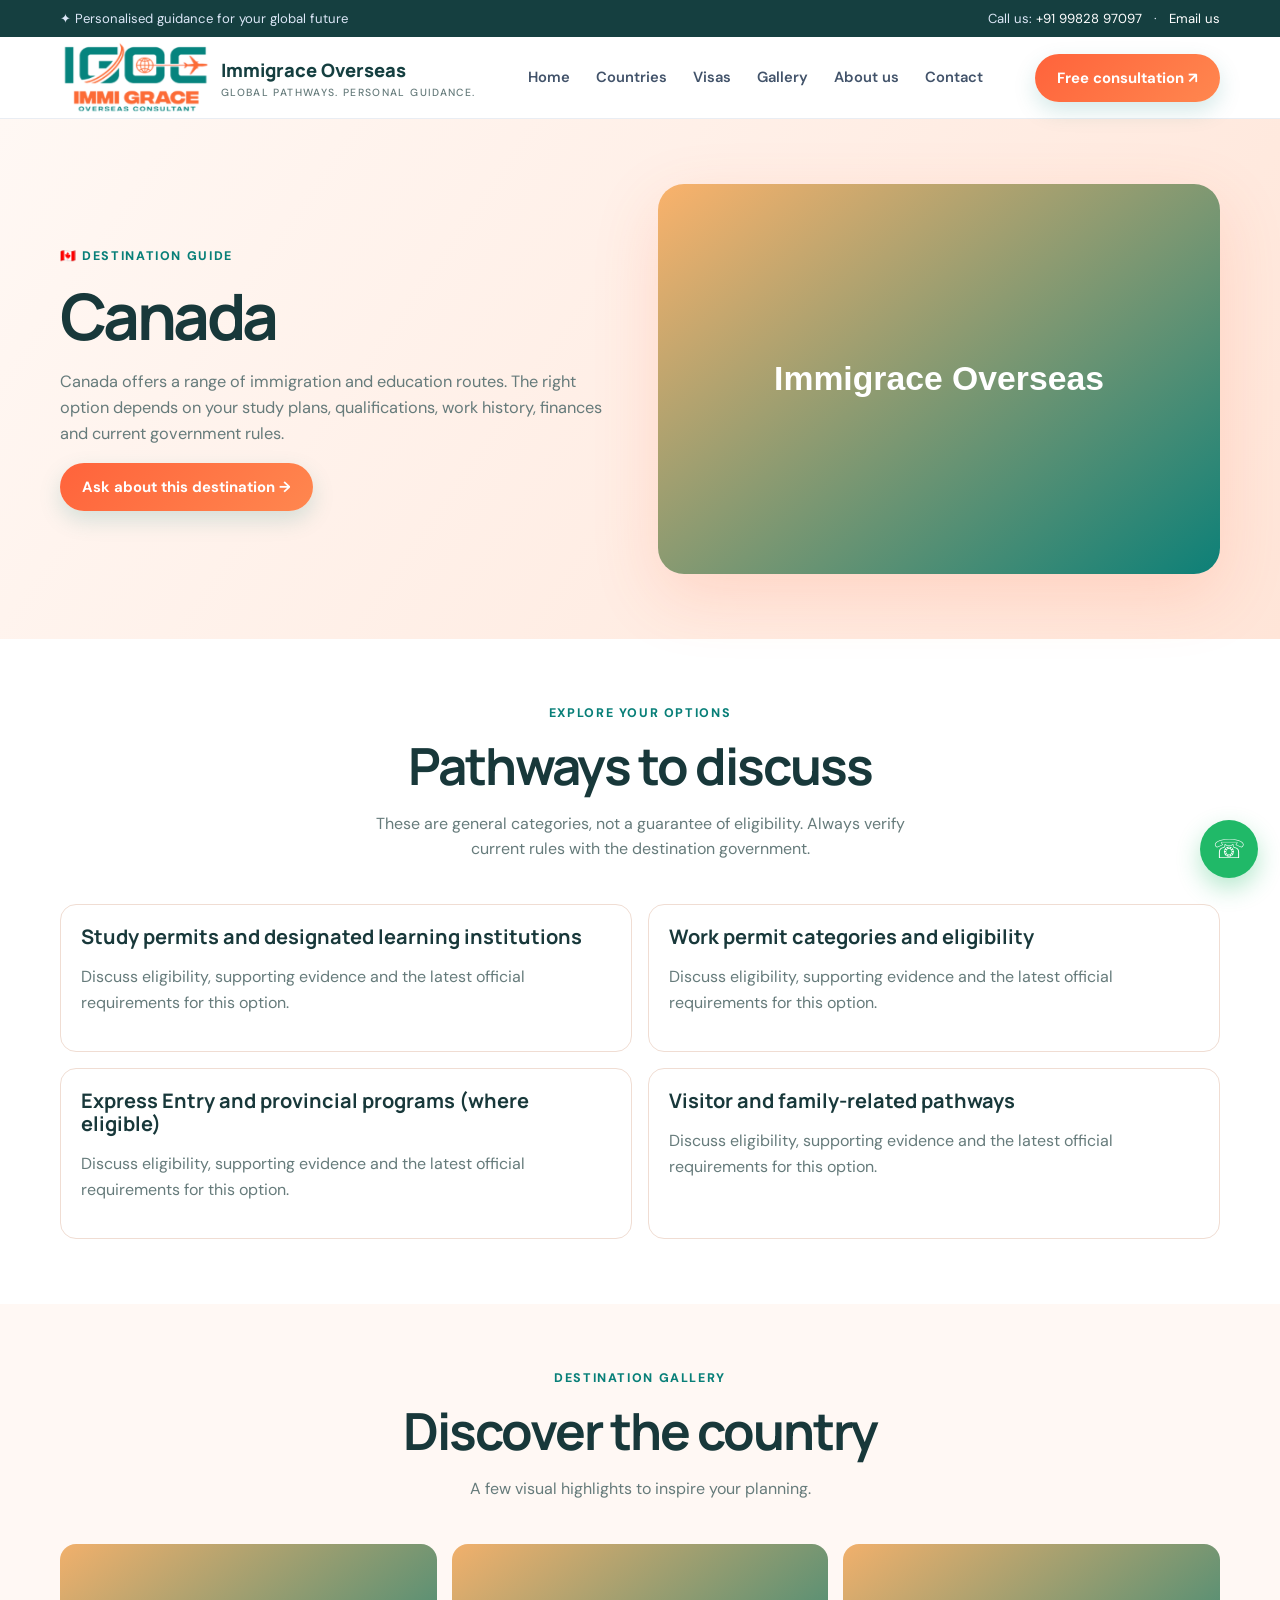
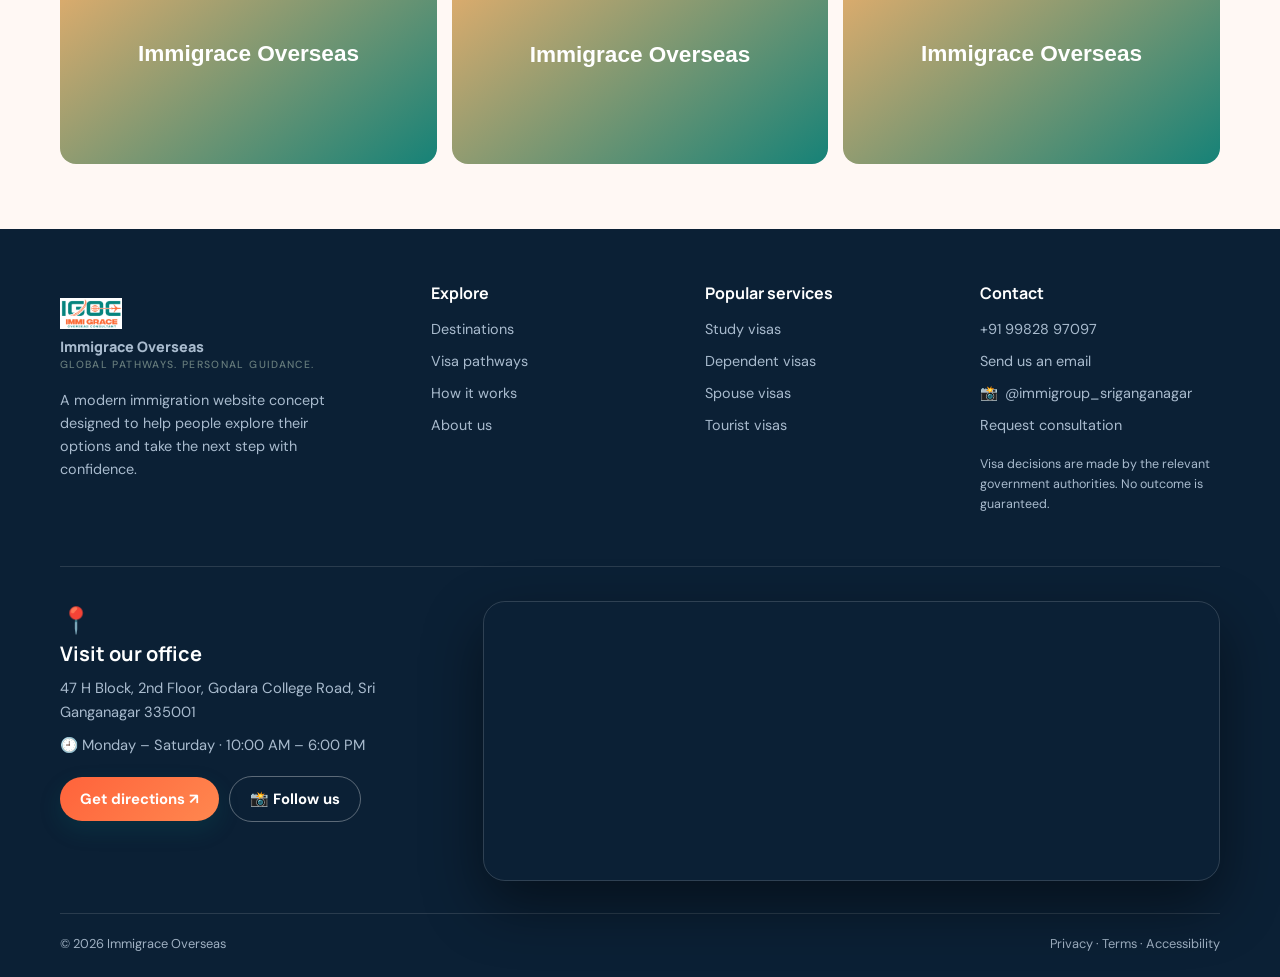
<file: country.html>
<!doctype html>
<html lang="en">
  <head>
    <meta charset="UTF-8" />
    <meta name="viewport" content="width=device-width, initial-scale=1" />
    <meta
      name="description"
      content="Destination details | Immigrace Overseas"
    />
    <title>Destination details | Immigrace Overseas</title>
    <link rel="preconnect" href="https://fonts.googleapis.com" />
    <link rel="preconnect" href="https://fonts.gstatic.com" crossorigin />
    <link
      href="https://fonts.googleapis.com/css2?family=DM+Sans:wght@400;500;600;700&family=Manrope:wght@400;500;600;700;800&display=swap"
      rel="stylesheet"
    />
    <style>
      :root {
        --navy: #153f40;
        --blue: #087f78;
        --sky: #fff0e8;
        --gold: #ff633b;
        --ink: #18383a;
        --muted: #667b7b;
        --paper: #fff8f4;
        --white: #fff;
        --line: #f0ddd3;
        --radius: 22px;
        --shadow: 0 22px 65px rgba(255, 99, 59, 0.17);
      }
      * {
        box-sizing: border-box;
      }
      html {
        scroll-behavior: smooth;
        scroll-padding-top: 90px;
      }
      body {
        margin: 0;
        font-family: "DM Sans", sans-serif;
        color: var(--ink);
        background: #fff;
        line-height: 1.6;
      }
      h1,
      h2,
      h3,
      h4 {
        font-family: Manrope, sans-serif;
        line-height: 1.15;
        margin: 0 0 16px;
      }
      h1 {
        font-size: clamp(2.8rem, 6vw, 5.3rem);
        letter-spacing: -0.055em;
      }
      h2 {
        font-size: clamp(2rem, 4vw, 3.2rem);
        letter-spacing: -0.04em;
      }
      h3 {
        font-size: 1.25rem;
      }
      p {
        color: var(--muted);
        margin: 0 0 16px;
      }
      .container {
        width: min(1160px, calc(100% - 40px));
        margin: auto;
      }
      .topbar {
        background: var(--navy);
        color: #dce7f7;
        font-size: 0.82rem;
        padding: 8px 0;
      }
      .topbar .container {
        display: flex;
        justify-content: space-between;
        gap: 12px;
        flex-wrap: wrap;
      }
      .topbar a {
        color: #fff;
        text-decoration: none;
      }
      .navbar {
        height: 82px;
        display: flex;
        align-items: center;
        background: #fff;
        position: sticky;
        top: 0;
        z-index: 20;
        border-bottom: 1px solid rgba(229, 234, 241, 0.85);
      }
      .nav-inner {
        display: flex;
        align-items: center;
        justify-content: space-between;
        gap: 24px;
      }
      .brand {
        display: flex;
        align-items: center;
        gap: 11px;
        text-decoration: none;
        color: var(--navy);
        font-family: Manrope, sans-serif;
        font-weight: 800;
        font-size: 1.15rem;
        white-space: nowrap;
      }
      .brand-mark {
        width: 42px;
        height: 42px;
        background: linear-gradient(135deg, #ff633b, #ff874f);
        color: #fff;
        border-radius: 14px;
        display: grid;
        place-items: center;
        font-size: 1.35rem;
        box-shadow: 0 7px 18px #087f7833;
      }
      .brand-logo {
        width: 62px;
        height: 42px;
        object-fit: contain;
        display: block;
        flex-shrink: 0;
      }
      .brand small {
        display: block;
        color: var(--muted);
        font: 500 0.65rem "DM Sans";
        letter-spacing: 0.13em;
        text-transform: uppercase;
      }
      .nav-links {
        display: flex;
        align-items: center;
        gap: 26px;
      }
      .nav-links a {
        font-size: 0.92rem;
        text-decoration: none;
        color: #42536a;
        font-weight: 600;
        transition: color 0.2s;
      }
      .nav-links a:hover {
        color: var(--blue);
      }
      .btn {
        display: inline-flex;
        align-items: center;
        justify-content: center;
        gap: 9px;
        border: 0;
        border-radius: 999px;
        padding: 14px 22px;
        background: linear-gradient(135deg, #ff633b, #ff874f);
        color: #fff;
        text-decoration: none;
        font: 700 0.93rem "DM Sans";
        cursor: pointer;
        transition:
          transform 0.2s,
          box-shadow 0.2s,
          background 0.2s;
        box-shadow: 0 9px 22px #087f782b;
      }
      .btn:hover {
        transform: translateY(-3px);
        box-shadow: 0 14px 28px #087f7838;
        background: #1948bf;
      }
      .btn.light {
        background: #fff;
        color: var(--navy);
        box-shadow: none;
      }
      .btn.outline {
        background: transparent;
        color: var(--blue);
        border: 1px solid #b8dcd5;
        box-shadow: none;
      }
      .menu-btn {
        display: none;
        border: 1px solid var(--line);
        background: #fff;
        border-radius: 12px;
        padding: 9px 12px;
        font-size: 1.3rem;
      }
      @keyframes welcomeRise {
        0% {
          opacity: 0;
          transform: translateY(-34px);
        }
        100% {
          opacity: 1;
          transform: translateY(0);
        }
      }
      .hero-welcome {
        animation: welcomeRise 0.95s cubic-bezier(0.2, 0.75, 0.25, 1) both;
      }
      .hero {
        position: relative;
        overflow: hidden;
        padding: 80px 0 72px;
        background:
          radial-gradient(circle at 88% 15%, #e6eeff 0, transparent 32%),
          linear-gradient(125deg, #f7faff 0%, #fff 58%, #f4f8ff 100%);
      }
      .hero:before {
        content: "";
        position: absolute;
        width: 380px;
        height: 380px;
        border: 1px solid #cce9e3;
        border-radius: 50%;
        right: -170px;
        bottom: -180px;
      }
      .hero-grid {
        display: grid;
        grid-template-columns: 1.02fr 0.98fr;
        align-items: center;
        gap: 45px;
        position: relative;
      }
      .eyebrow {
        display: inline-flex;
        align-items: center;
        gap: 8px;
        background: #e4f6f2;
        color: var(--blue);
        border-radius: 999px;
        padding: 8px 13px;
        font-size: 0.8rem;
        font-weight: 800;
        letter-spacing: 0.04em;
        text-transform: uppercase;
        margin-bottom: 22px;
      }
      .eyebrow i {
        width: 7px;
        height: 7px;
        background: var(--gold);
        border-radius: 50%;
      }
      .hero h1 span {
        color: var(--blue);
        position: relative;
      }
      .hero-copy {
        font-size: 1.08rem;
        max-width: 560px;
        margin: 20px 0 28px;
      }
      .hero-actions {
        display: flex;
        gap: 13px;
        flex-wrap: wrap;
      }
      .trust-row {
        display: flex;
        align-items: center;
        gap: 14px;
        margin-top: 32px;
      }
      .avatars {
        display: flex;
        padding-left: 4px;
      }
      .avatars span {
        width: 34px;
        height: 34px;
        border-radius: 50%;
        border: 3px solid #fff;
        margin-left: -5px;
        background: linear-gradient(135deg, #f7c58b, #d47d64);
        display: grid;
        place-items: center;
        font-size: 0.8rem;
      }
      .avatars span:nth-child(2) {
        background: linear-gradient(135deg, #a6d7d5, #428c99);
      }
      .avatars span:nth-child(3) {
        background: linear-gradient(135deg, #e7c1ed, #9d79c7);
      }
      .trust-row strong {
        display: block;
        font-size: 0.9rem;
      }
      .trust-row small {
        color: var(--muted);
      }
      .hero-visual {
        min-height: 480px;
        position: relative;
        display: grid;
        place-items: center;
      }
      .hero-photo {
        width: 100%;
        height: 450px;
        object-fit: cover;
        border-radius: 32px 32px 110px 32px;
        box-shadow: var(--shadow);
        filter: saturate(0.9);
      }
      .photo-overlay {
        position: absolute;
        inset: 0;
        border-radius: 32px 32px 110px 32px;
        background: linear-gradient(
          0deg,
          rgba(16, 42, 67, 0.32),
          transparent 55%
        );
        pointer-events: none;
      }
      .floating-card {
        position: absolute;
        background: #fff;
        border: 1px solid #ffffffa8;
        border-radius: 18px;
        padding: 16px 19px;
        box-shadow: var(--shadow);
        animation: float 5s ease-in-out infinite;
      }
      .floating-card strong {
        display: block;
        color: var(--navy);
        font-size: 1.08rem;
      }
      .floating-card small {
        color: var(--muted);
      }
      .fc-one {
        left: -28px;
        bottom: 42px;
      }
      .fc-two {
        right: -18px;
        top: 35px;
        animation-delay: -2s;
      }
      .mini-icon {
        display: inline-grid;
        place-items: center;
        width: 35px;
        height: 35px;
        background: #e4f6f2;
        border-radius: 11px;
        margin-right: 8px;
      }
      .hero-note {
        position: absolute;
        bottom: 25px;
        right: 22px;
        color: #fff;
        font-size: 0.82rem;
        font-weight: 700;
        text-shadow: 0 2px 8px #0008;
      }
      .stats {
        padding: 27px 0;
        background: #fff;
        border-bottom: 1px solid var(--line);
      }
      .stats-grid {
        display: grid;
        grid-template-columns: repeat(4, 1fr);
        gap: 20px;
      }
      .stat {
        text-align: center;
        border-right: 1px solid var(--line);
      }
      .stat:last-child {
        border: 0;
      }
      .stat strong {
        font: 800 1.8rem Manrope;
        color: var(--navy);
        display: block;
      }
      .stat span {
        color: var(--muted);
        font-size: 0.86rem;
      }
      section {
        padding: 92px 0;
      }
      .section-head {
        text-align: center;
        max-width: 690px;
        margin: 0 auto 42px;
      }
      .section-head p {
        max-width: 580px;
        margin: 0 auto;
      }
      .section-tag {
        font-size: 0.78rem;
        text-transform: uppercase;
        letter-spacing: 0.13em;
        font-weight: 800;
        color: var(--blue);
        display: block;
        margin-bottom: 12px;
      }
      .countries {
        background: var(--paper);
      }
      .country-grid {
        display: grid;
        grid-template-columns: repeat(4, 1fr);
        gap: 18px;
      }
      .country-card {
        background: #fff;
        border: 1px solid var(--line);
        border-radius: var(--radius);
        overflow: hidden;
        transition:
          transform 0.25s,
          box-shadow 0.25s;
      }
      .country-card:hover {
        transform: translateY(-7px);
        box-shadow: var(--shadow);
      }
      .country-image {
        height: 155px;
        position: relative;
        overflow: hidden;
      }
      .country-image img {
        width: 100%;
        height: 100%;
        object-fit: cover;
        transition: transform 0.5s;
      }
      .country-card:hover .country-image img {
        transform: scale(1.06);
      }
      .flag {
        position: absolute;
        bottom: 12px;
        left: 14px;
        background: #fff;
        border-radius: 12px;
        padding: 6px 10px;
        font-size: 1.3rem;
        box-shadow: 0 5px 16px #0001;
      }
      .country-content {
        padding: 20px;
      }
      .country-content p {
        font-size: 0.9rem;
        min-height: 46px;
      }
      .text-link {
        color: var(--blue);
        font-weight: 800;
        text-decoration: none;
        font-size: 0.9rem;
      }
      .services-grid {
        display: grid;
        grid-template-columns: repeat(3, 1fr);
        gap: 20px;
      }
      .service-card {
        padding: 27px;
        border: 1px solid var(--line);
        border-radius: var(--radius);
        background: #fff;
        transition: all 0.25s;
      }
      .service-card:hover {
        border-color: #b8e2da;
        box-shadow: var(--shadow);
        transform: translateY(-5px);
      }
      .service-icon {
        height: 50px;
        width: 50px;
        border-radius: 15px;
        background: var(--sky);
        display: grid;
        place-items: center;
        font-size: 1.4rem;
        margin-bottom: 22px;
      }
      .service-card p {
        font-size: 0.93rem;
      }
      .service-card a {
        display: inline-block;
        margin-top: 7px;
      }
      .process {
        background: var(--navy);
        color: #fff;
        position: relative;
        overflow: hidden;
      }
      .process:after {
        content: "";
        position: absolute;
        width: 420px;
        height: 420px;
        border: 1px solid #ffffff18;
        border-radius: 50%;
        right: -120px;
        top: -170px;
      }
      .process .section-tag {
        color: #ffb39f;
      }
      .process .section-head p {
        color: #c2d0e1;
      }
      .process-grid {
        display: grid;
        grid-template-columns: repeat(4, 1fr);
        gap: 22px;
        position: relative;
        z-index: 1;
      }
      .step {
        padding: 22px 18px;
        border-top: 1px solid #ffffff40;
        position: relative;
      }
      .step-num {
        width: 44px;
        height: 44px;
        display: grid;
        place-items: center;
        border-radius: 50%;
        background: #1c6864;
        color: #fff;
        font-weight: 800;
        margin-bottom: 22px;
        border: 1px solid #70aaa3;
      }
      .step p {
        color: #c2d0e1;
        font-size: 0.9rem;
      }
      .step h3 {
        color: #fff;
      }
      .why-grid {
        display: grid;
        grid-template-columns: 0.9fr 1.1fr;
        gap: 60px;
        align-items: center;
      }
      .why-image {
        width: 100%;
        height: 440px;
        object-fit: cover;
        border-radius: 28px;
      }
      .check-list {
        list-style: none;
        padding: 0;
        margin: 25px 0;
      }
      .check-list li {
        display: flex;
        gap: 12px;
        margin: 15px 0;
        color: #42536a;
      }
      .check {
        width: 24px;
        height: 24px;
        flex: 0 0 24px;
        background: #e4f8ee;
        color: #11804a;
        border-radius: 50%;
        display: grid;
        place-items: center;
        font-weight: 900;
      }
      .testimonial {
        background: #f6f8fc;
      }
      .quote-card {
        max-width: 780px;
        margin: auto;
        background: #fff;
        border: 1px solid var(--line);
        border-radius: 28px;
        padding: 36px;
        text-align: center;
        box-shadow: 0 12px 35px #102a4308;
      }
      .stars {
        color: #ff633b;
        letter-spacing: 3px;
        font-size: 1.15rem;
        margin-bottom: 16px;
      }
      .quote-card blockquote {
        font: 600 clamp(1.15rem, 2vw, 1.5rem) Manrope;
        line-height: 1.55;
        margin: 0 auto 24px;
        max-width: 650px;
      }
      .person {
        display: flex;
        align-items: center;
        justify-content: center;
        gap: 12px;
      }
      .person-avatar {
        width: 44px;
        height: 44px;
        border-radius: 50%;
        background: #e5edff;
        display: grid;
        place-items: center;
        font-weight: 800;
        color: var(--blue);
      }
      .person strong {
        display: block;
      }
      .person small {
        color: var(--muted);
      }
      .contact {
        background: linear-gradient(120deg, #f7faff, #fff);
      }
      .contact-grid {
        display: grid;
        grid-template-columns: 0.85fr 1.15fr;
        gap: 55px;
        align-items: start;
      }
      .contact-info {
        padding-top: 10px;
      }
      .contact-item {
        display: flex;
        gap: 14px;
        margin: 25px 0;
        align-items: flex-start;
      }
      .contact-item .service-icon {
        margin: 0;
        flex-shrink: 0;
      }
      .contact-item strong {
        display: block;
      }
      .contact-item p {
        margin: 3px 0;
        font-size: 0.92rem;
      }
      .contact-form {
        background: #fff;
        padding: 32px;
        border: 1px solid var(--line);
        border-radius: 26px;
        box-shadow: var(--shadow);
      }
      .form-grid {
        display: grid;
        grid-template-columns: 1fr 1fr;
        gap: 16px;
      }
      .field {
        margin-bottom: 16px;
      }
      .field label {
        display: block;
        font-size: 0.85rem;
        font-weight: 700;
        margin-bottom: 7px;
      }
      .field input,
      .field select,
      .field textarea {
        width: 100%;
        border: 1px solid #dce3ed;
        background: #fbfcfe;
        border-radius: 12px;
        padding: 13px 14px;
        font: inherit;
        color: var(--ink);
        outline: none;
        transition:
          border 0.2s,
          box-shadow 0.2s;
      }
      .field input:focus,
      .field select:focus,
      .field textarea:focus {
        border-color: var(--blue);
        box-shadow: 0 0 0 3px #087f781a;
      }
      .field textarea {
        min-height: 115px;
        resize: vertical;
      }
      .form-note {
        font-size: 0.78rem;
        margin: 12px 0 0;
      }
      .form-status {
        display: none;
        padding: 12px;
        border-radius: 12px;
        background: #e7f8ef;
        color: #116b3c;
        font-size: 0.9rem;
        margin-top: 15px;
      }
      .form-status.show {
        display: block;
      }
      .cta-band {
        padding: 0 0 88px;
      }
      .cta-inner {
        background: linear-gradient(135deg, #ff633b, #ff874f);
        color: #fff;
        border-radius: 28px;
        padding: 42px 48px;
        display: flex;
        justify-content: space-between;
        align-items: center;
        gap: 25px;
        overflow: hidden;
        position: relative;
      }
      .cta-inner:after {
        content: "";
        position: absolute;
        width: 260px;
        height: 260px;
        border: 1px solid #ffffff35;
        border-radius: 50%;
        right: 180px;
        top: -150px;
      }
      .cta-inner h2 {
        font-size: clamp(1.8rem, 3vw, 2.6rem);
        max-width: 650px;
        margin-bottom: 8px;
      }
      .cta-inner p {
        color: #e0e9ff;
        margin: 0;
      }
      .cta-inner > * {
        position: relative;
        z-index: 1;
      }
      footer {
        background: #0b2035;
        color: #d7e2ef;
        padding: 55px 0 22px;
      }
      .footer-grid {
        display: grid;
        grid-template-columns: 1.4fr 1fr 1fr 1fr;
        gap: 35px;
        padding-bottom: 35px;
      }
      .footer-brand {
        color: #fff;
      }
      .footer-grid p {
        color: #a9bbce;
        font-size: 0.9rem;
        max-width: 300px;
        margin-top: 18px;
      }
      .footer-grid h4 {
        color: #fff;
        font-size: 1rem;
        margin-bottom: 16px;
      }
      .footer-grid a {
        display: block;
        color: #a9bbce;
        text-decoration: none;
        font-size: 0.9rem;
        margin: 9px 0;
      }
      .footer-grid a:hover {
        color: #fff;
      }
      .copyright {
        border-top: 1px solid #ffffff20;
        padding-top: 20px;
        display: flex;
        justify-content: space-between;
        gap: 15px;
        flex-wrap: wrap;
        color: #9fb0c2;
        font-size: 0.8rem;
      }
      .whatsapp {
        position: fixed;
        right: 22px;
        bottom: 22px;
        z-index: 25;
        background: #20b968;
        color: #fff;
        text-decoration: none;
        width: 58px;
        height: 58px;
        border-radius: 50%;
        display: grid;
        place-items: center;
        font-size: 1.65rem;
        box-shadow: 0 10px 25px #20b96855;
        transition: transform 0.2s;
      }
      .whatsapp:hover {
        transform: scale(1.08);
      }
      .reveal {
        opacity: 0;
        transform: translateY(22px);
        transition:
          opacity 0.7s ease,
          transform 0.7s ease;
      }
      .reveal.visible {
        opacity: 1;
        transform: translateY(0);
      }
      @keyframes float {
        0%,
        100% {
          transform: translateY(0);
        }
        50% {
          transform: translateY(-10px);
        }
      }
      @media (prefers-reduced-motion: reduce) {
        *,
        *:before,
        *:after {
          scroll-behavior: auto !important;
          animation: none !important;
          transition: none !important;
        }
        .reveal {
          opacity: 1;
          transform: none;
        }
      }
      @media (max-width: 950px) {
        .nav-links {
          gap: 14px;
        }
        .nav-links a {
          font-size: 0.85rem;
        }
        .nav-cta {
          display: none;
        }
        .hero-grid {
          gap: 25px;
        }
        .hero-visual {
          min-height: 400px;
        }
        .hero-photo {
          height: 390px;
        }
        .country-grid {
          grid-template-columns: repeat(2, 1fr);
        }
        .process-grid {
          grid-template-columns: repeat(2, 1fr);
        }
        .footer-grid {
          grid-template-columns: repeat(2, 1fr);
        }
        .why-grid {
          gap: 35px;
        }
      }
      @media (max-width: 720px) {
        .container {
          width: min(100% - 30px, 560px);
        }
        .topbar .container {
          justify-content: center;
          text-align: center;
        }
        .navbar {
          height: 70px;
        }
        .menu-btn {
          display: block;
        }
        .nav-links {
          display: none;
          position: absolute;
          top: 69px;
          left: 0;
          right: 0;
          background: #fff;
          padding: 20px 25px 25px;
          box-shadow: 0 18px 25px #102a4312;
          flex-direction: column;
          align-items: stretch;
          gap: 0;
          border-top: 1px solid var(--line);
        }
        .nav-links.open {
          display: flex;
        }
        .nav-links a {
          padding: 12px 0;
          border-bottom: 1px solid var(--line);
          font-size: 1rem;
        }
        .nav-links a:last-child {
          border: 0;
        }
        .hero {
          padding: 50px 0 42px;
        }
        .hero-grid {
          grid-template-columns: 1fr;
        }
        .hero h1 {
          font-size: clamp(2.7rem, 12vw, 4.2rem);
        }
        .hero-copy {
          font-size: 1rem;
        }
        .hero-visual {
          min-height: 350px;
          margin: 12px 0 0 12px;
        }
        .hero-photo {
          height: 350px;
          border-radius: 25px 25px 75px 25px;
        }
        .photo-overlay {
          border-radius: 25px 25px 75px 25px;
        }
        .fc-one {
          left: -12px;
          bottom: 22px;
        }
        .fc-two {
          right: -8px;
          top: 20px;
        }
        .stats-grid {
          grid-template-columns: repeat(2, 1fr);
          row-gap: 22px;
        }
        .stat:nth-child(2) {
          border: 0;
        }
        .stat strong {
          font-size: 1.55rem;
        }
        section {
          padding: 65px 0;
        }
        .section-head {
          margin-bottom: 30px;
        }
        .country-grid,
        .services-grid {
          grid-template-columns: 1fr;
        }
        .country-image {
          height: 190px;
        }
        .country-content p {
          min-height: 0;
        }
        .process-grid {
          grid-template-columns: 1fr;
          gap: 10px;
        }
        .step {
          padding: 18px 5px;
        }
        .why-grid,
        .contact-grid {
          grid-template-columns: 1fr;
          gap: 28px;
        }
        .why-image {
          height: 300px;
        }
        .quote-card {
          padding: 26px 20px;
        }
        .contact-form {
          padding: 22px;
        }
        .form-grid {
          grid-template-columns: 1fr;
          gap: 0;
        }
        .cta-inner {
          padding: 30px 25px;
          align-items: flex-start;
          flex-direction: column;
        }
        .cta-band {
          padding-bottom: 60px;
        }
        .footer-grid {
          grid-template-columns: 1fr 1fr;
          gap: 25px;
        }
        .footer-grid > div:first-child {
          grid-column: 1/-1;
        }
        .copyright {
          justify-content: center;
          text-align: center;
        }
        .whatsapp {
          width: 52px;
          height: 52px;
          right: 15px;
          bottom: 15px;
        }
      }
      @media (max-width: 390px) {
        .hero-actions .btn {
          width: 100%;
        }
        .footer-grid {
          grid-template-columns: 1fr;
        }
        .footer-grid > div:first-child {
          grid-column: auto;
        }
        .trust-row {
          align-items: flex-start;
        }
        .floating-card {
          padding: 12px;
        }
        .fc-one {
          left: -10px;
        }
        .fc-two {
          right: -5px;
        }
      }

      /* Added visa, destination and gallery sections */
      .visa-grid {
        display: grid;
        grid-template-columns: repeat(4, 1fr);
        gap: 18px;
      }
      .visa-card {
        padding: 25px 22px;
        border: 1px solid var(--line);
        border-radius: var(--radius);
        background: #fff;
        transition:
          transform 0.25s,
          box-shadow 0.25s,
          border-color 0.25s;
      }
      .visa-card:hover {
        transform: translateY(-6px);
        box-shadow: var(--shadow);
        border-color: #b8dcd5;
      }
      .visa-card .service-icon {
        background: linear-gradient(135deg, #e4f6f2, #fff0eb);
      }
      .visa-card p {
        font-size: 0.91rem;
        min-height: 70px;
      }
      .gallery-section {
        background: var(--paper);
      }
      .gallery-grid {
        display: grid;
        grid-template-columns: 1.2fr 1fr 1fr;
        grid-auto-rows: 210px;
        gap: 15px;
      }
      .gallery-item {
        position: relative;
        overflow: hidden;
        border-radius: 18px;
        background: #dceae7;
      }
      .gallery-item:first-child {
        grid-row: span 2;
      }
      .gallery-item img {
        width: 100%;
        height: 100%;
        object-fit: cover;
        display: block;
        transition: transform 0.5s;
      }
      .gallery-item:hover img {
        transform: scale(1.07);
      }
      .gallery-caption {
        position: absolute;
        left: 0;
        right: 0;
        bottom: 0;
        padding: 35px 18px 16px;
        color: white;
        font-weight: 800;
        background: linear-gradient(transparent, rgba(10, 35, 35, 0.78));
      }
      .country-grid {
        grid-template-columns: repeat(3, 1fr);
      }
      .country-image {
        height: 180px;
      }
      @media (max-width: 950px) {
        .visa-grid {
          grid-template-columns: repeat(2, 1fr);
        }
        .country-grid {
          grid-template-columns: repeat(2, 1fr);
        }
        .gallery-grid {
          grid-template-columns: 1fr 1fr;
          grid-auto-rows: 190px;
        }
        .gallery-item:first-child {
          grid-row: span 2;
        }
      }
      @media (max-width: 720px) {
        .visa-grid {
          grid-template-columns: 1fr;
        }
        .country-grid {
          grid-template-columns: 1fr;
        }
        .gallery-grid {
          grid-template-columns: 1fr 1fr;
          grid-auto-rows: 145px;
          gap: 10px;
        }
        .gallery-item:first-child {
          grid-row: span 2;
        }
        .gallery-caption {
          font-size: 0.85rem;
          padding: 28px 12px 12px;
        }
      }

      .testimonial-slider {
        position: relative;
        overflow: hidden;
        max-width: 1000px;
        margin: auto;
      }
      .testimonial-track {
        display: flex;
        gap: 18px;
        transition: transform 0.45s ease;
        will-change: transform;
      }
      .testimonial-slide {
        flex: 0 0 calc(33.333% - 12px);
        min-width: 0;
      }
      .testimonial-slide .quote-card {
        height: 100%;
        padding: 25px 22px;
        text-align: left;
        display: flex;
        flex-direction: column;
        align-items: flex-start;
      }
      .student-photo {
        width: 76px;
        height: 76px;
        object-fit: cover;
        border-radius: 50%;
        margin-bottom: 14px;
        border: 3px solid #e4f6f2;
      }
      .testimonial-meta {
        margin-top: auto;
        padding-top: 18px;
        width: 100%;
      }
      .testimonial-controls {
        display: flex;
        align-items: center;
        justify-content: center;
        gap: 12px;
        margin: 24px 0 0;
      }
      .slider-arrow {
        border: 1px solid var(--line);
        background: #fff;
        color: var(--navy);
        width: 44px;
        height: 44px;
        border-radius: 50%;
        font-size: 1.2rem;
        cursor: pointer;
      }
      .slider-dots {
        display: flex;
        gap: 7px;
        align-items: center;
      }
      .slider-dots button {
        width: 8px;
        height: 8px;
        border: 0;
        border-radius: 99px;
        background: #c8d8d5;
        padding: 0;
        cursor: pointer;
      }
      .slider-dots button.active {
        width: 22px;
        background: var(--blue);
      }
      .view-all-wrap {
        text-align: center;
        margin-top: 25px;
      }
      .detail-hero {
        padding: 65px 0;
        background: linear-gradient(125deg, #fff8f4, #ffe5d8);
      }
      .detail-layout {
        display: grid;
        grid-template-columns: 1fr 1fr;
        gap: 35px;
        align-items: center;
      }
      .detail-hero-image {
        width: 100%;
        height: 390px;
        object-fit: cover;
        border-radius: 26px;
        box-shadow: var(--shadow);
      }
      .detail-copy {
        font-size: 1.02rem;
      }
      .detail-points {
        display: grid;
        grid-template-columns: repeat(2, 1fr);
        gap: 16px;
        margin-top: 28px;
      }
      .detail-point {
        border: 1px solid var(--line);
        border-radius: 16px;
        padding: 20px;
        background: #fff;
      }
      .detail-gallery {
        display: grid;
        grid-template-columns: repeat(3, 1fr);
        gap: 15px;
      }
      .detail-gallery img {
        width: 100%;
        height: 220px;
        object-fit: cover;
        border-radius: 16px;
      }
      .detail-section {
        padding: 65px 0;
      }
      @media (max-width: 950px) {
        .testimonial-slide {
          flex-basis: calc(50% - 9px);
        }
        .detail-gallery {
          grid-template-columns: repeat(2, 1fr);
        }
      }
      @media (max-width: 720px) {
        .testimonial-slide {
          flex-basis: 100%;
        }
        .detail-layout {
          grid-template-columns: 1fr;
        }
        .detail-hero-image {
          height: 280px;
        }
        .detail-points {
          grid-template-columns: 1fr;
        }
        .detail-gallery {
          grid-template-columns: 1fr 1fr;
        }
        .detail-gallery img {
          height: 160px;
        }
      }
    </style>
    <link rel="stylesheet" href="assets/css/enhance.css" />
  </head>
  <body>
    <div class="topbar">
      <div class="container">
        <span>✦ Personalised guidance for your global future</span
        ><span
          >Call us: <a href="tel:+919982897097">+91 99828 97097</a> &nbsp; ·
          &nbsp; <a href="mailto:info@immigraceoverseas.com">Email us</a></span
        >
      </div>
    </div>
    <header class="navbar">
      <div class="container nav-inner">
        <a class="brand" href="index.html#home"
          ><img
            class="brand-logo"
            src="assets/images/logo/image.png"
            alt="Immigrace Overseas logo"
          /><span
            >Immigrace Overseas<small
              >Global pathways. Personal guidance.</small
            ></span
          ></a
        >
        <button
          class="menu-btn"
          id="menuBtn"
          aria-label="Toggle navigation"
          aria-expanded="false"
        >
          ☰
        </button>
        <nav class="nav-links" id="navLinks" aria-label="Main navigation">
          <a href="index.html#home">Home</a
          ><a href="index.html#destinations">Countries</a
          ><a href="index.html#visas">Visas</a
          ><a href="index.html#gallery">Gallery</a
          ><a href="index.html#about">About us</a
          ><a href="index.html#contact">Contact</a>
        </nav>
        <a class="btn nav-cta" href="index.html#contact">Free consultation ↗</a>
      </div>
    </header>
    <main>
      <section class="detail-hero">
        <div class="container detail-layout">
          <div>
            <span class="section-tag" id="countryFlag">Destination guide</span>
            <h1 id="countryTitle" style="font-size: clamp(2.5rem, 5vw, 4.5rem)">
              Explore your destination
            </h1>
            <p class="detail-copy" id="countryDesc"></p>
            <a class="btn" id="countryEnquire" href="index.html#contact"
              >Ask about this destination →</a
            >
          </div>
          <img
            class="detail-hero-image"
            id="countryHeroImage"
            alt="Destination landscape"
          />
        </div>
      </section>
      <section class="detail-section">
        <div class="container">
          <div class="section-head">
            <span class="section-tag">Explore your options</span>
            <h2>Pathways to discuss</h2>
            <p>
              These are general categories, not a guarantee of eligibility.
              Always verify current rules with the destination government.
            </p>
          </div>
          <div class="detail-points" id="countryPoints"></div>
        </div>
      </section>
      <section class="gallery-section detail-section">
        <div class="container">
          <div class="section-head">
            <span class="section-tag">Destination gallery</span>
            <h2>Discover the country</h2>
            <p>A few visual highlights to inspire your planning.</p>
          </div>
          <div class="detail-gallery" id="countryGallery"></div>
        </div>
      </section>
    </main>
    <footer>
      <div class="container">
        <div class="footer-grid">
          <div>
            <a class="brand footer-brand" href="index.html#home"
              ><img
                class="brand-logo"
                src="assets/images/logo/image.png"
                alt="Immigrace Overseas logo"
              /><span
                >Immigrace Overseas<small
                  >Global pathways. Personal guidance.</small
                ></span
              ></a
            >
            <p>
              A modern immigration website concept designed to help people
              explore their options and take the next step with confidence.
            </p>
          </div>
          <div>
            <h4>Explore</h4>
            <a href="index.html#destinations">Destinations</a
            ><a href="index.html#visas">Visa pathways</a
            ><a href="index.html#process">How it works</a
            ><a href="index.html#about">About us</a>
          </div>
          <div>
            <h4>Popular services</h4>
            <a href="visa.html?visa=Study%20Visa">Study visas</a
            ><a href="visa.html?visa=Dependent%20Visa">Dependent visas</a
            ><a href="visa.html?visa=Spouse%20Visa">Spouse visas</a
            ><a href="visa.html?visa=Tourist%20Visa">Tourist visas</a>
          </div>
          <div>
            <h4>Contact</h4>
            <a href="tel:+919982897097">+91 99828 97097</a
            ><a href="mailto:info@immigraceoverseas.com">Send us an email</a
            ><a
              class="ig"
              data-site-href="instagram"
              href="https://www.instagram.com/immigroup_sriganganagar/"
              target="_blank"
              rel="noopener"
              >📸 <span data-site="instagram">@immigroup_sriganganagar</span></a
            ><a href="index.html#contact">Request consultation</a>
            <p style="font-size: 0.78rem">
              Visa decisions are made by the relevant government authorities. No
              outcome is guaranteed.
            </p>
          </div>
        </div>
        <div class="footer-map reveal">
          <div class="footer-map-info">
            <span class="pin">📍</span>
            <h4>Visit our office</h4>
            <p data-site="address">
              47 H Block, 2nd Floor, Godara College Road, Sri Ganganagar 335001
            </p>
            <p>🕘 Monday – Saturday · 10:00 AM – 6:00 PM</p>
            <a
              class="btn"
              data-site-href="directions"
              href="https://www.google.com/maps/search/?api=1&query=Immigroup%20Overseas%20Consultants%20Sriganganagar"
              target="_blank"
              rel="noopener"
              >Get directions ↗</a
            ><a
              class="btn ghost-light"
              data-site-href="instagram"
              href="https://www.instagram.com/immigroup_sriganganagar/"
              target="_blank"
              rel="noopener"
              >📸 Follow us</a
            >
          </div>
          <div class="map-frame">
            <iframe
              data-site-map
              src="https://www.google.com/maps/dir/31.2508416,75.7039104/Immigroup+Overseas+Consultant,+47+H+Block,+Godara+College+Rd,+near+SBI+Bank,+A+Block,+P+Block,+Sri+Ganganagar,+Rajasthan+335001/@30.5777943,72.5759758,7z/data=!3m1!4b1!4m9!4m8!1m1!4e1!1m5!1m1!1s0x3917b5dbeb0bd7bd:0x82af49262dd89c39!2m2!1d73.8671847!2d29.9241617?entry=ttu&g_ep=EgoyMDI2MTAyMC4wIKXMDSoASAFQAw%3D%3D"
              title="Immigrace Overseas office location map"
              loading="lazy"
              referrerpolicy="no-referrer-when-downgrade"
              allowfullscreen
            ></iframe>
          </div>
        </div>
        <div class="copyright">
          <span
            >© <span id="year"></span>  Immigrace Overseas </span
          ><span>Privacy · Terms · Accessibility</span>
        </div>
      </div>
    </footer>
    <a
      class="whatsapp"
      id="whatsappLink"
      href="https://wa.me/919982897097?text=Hello%2C%20I%27d%20like%20to%20enquire%20about%20immigration%20options."
      target="_blank"
      rel="noopener"
      aria-label="Chat on WhatsApp"
      >☏</a
    >
    <script>
      const menuBtn = document.getElementById("menuBtn"),
        navLinks = document.getElementById("navLinks");
      if (menuBtn && navLinks) {
        menuBtn.addEventListener("click", () => {
          const open = navLinks.classList.toggle("open");
          menuBtn.setAttribute("aria-expanded", String(open));
          menuBtn.textContent = open ? "✕" : "☰";
        });
        navLinks.querySelectorAll("a").forEach((a) =>
          a.addEventListener("click", () => {
            navLinks.classList.remove("open");
            menuBtn.setAttribute("aria-expanded", "false");
            menuBtn.textContent = "☰";
          }),
        );
      }
      document.querySelectorAll(".reveal").forEach((el) => {
        if ("IntersectionObserver" in window) {
          const ob = new IntersectionObserver(
            (es) =>
              es.forEach((e) => {
                if (e.isIntersecting) {
                  e.target.classList.add("visible");
                  ob.unobserve(e.target);
                }
              }),
            { threshold: 0.12 },
          );
          ob.observe(el);
        } else el.classList.add("visible");
      });
      document.getElementById("year").textContent = new Date().getFullYear();
    </script>
    <script>
      const countryData = {
        Canada: [
          "🇨🇦",
          "Study, work and settlement pathways",
          "Canada offers a range of immigration and education routes. The right option depends on your study plans, qualifications, work history, finances and current government rules.",
          "photo-1517935706615-2717063c2225",
          [
            "Study permits and designated learning institutions",
            "Work permit categories and eligibility",
            "Express Entry and provincial programs (where eligible)",
            "Visitor and family-related pathways",
          ],
        ],
        Australia: [
          "🇦🇺",
          "Education, skilled work and visitor options",
          "Explore Australia’s education system, student visa process and eligible skilled or family-related routes. Requirements and conditions depend on the visa subclass.",
          "photo-1523482580672-f109ba8cb9be",
          [
            "Student visa and course enrolment",
            "Skilled migration categories",
            "Eligible work and employer-sponsored routes",
            "Visitor and family visa options",
          ],
        ],
        "United Kingdom": [
          "🇬🇧",
          "Study, work and family routes",
          "The UK has different visa routes for students, eligible workers, visitors and family members. Check the latest official requirements before making decisions.",
          "photo-1513635269975-59663e0ac1ad",
          [
            "Student visa and course sponsorship",
            "Skilled Worker route where eligible",
            "Standard Visitor route",
            "Family visa categories",
          ],
        ],
        "United States": [
          "🇺🇸",
          "Study, visitor and employment categories",
          "The United States has separate visa categories for different purposes, including study, tourism and certain types of employment. Eligibility varies by category and individual case.",
          "photo-1496588152823-86ff7695e68f",
          [
            "Student visa categories",
            "Visitor travel categories",
            "Employment-based categories",
            "Family-related immigration routes",
          ],
        ],
        Ireland: [
          "🇮🇪",
          "Study and eligible employment routes",
          "Ireland offers study and employment-related immigration options subject to course, permit and eligibility requirements. Rules can change, so use official sources for final checks.",
          "photo-1563720223185-11003d516935",
          [
            "Study visa and course requirements",
            "Employment permit categories",
            "Visitor and short-stay options",
            "Residence conditions and renewals",
          ],
        ],
        "New Zealand": [
          "🇳🇿",
          "Study, visitor and skilled pathways",
          "New Zealand has pathways for eligible students, visitors and skilled workers. The available route depends on the purpose of travel and the applicant’s circumstances.",
          "photo-1507699622108-4be3abd695ad",
          [
            "Student visa options",
            "Visitor visa requirements",
            "Skilled residence pathways where eligible",
            "Work visa categories",
          ],
        ],
      };
      const params = new URLSearchParams(location.search),
        requested = params.get("country") || "Canada",
        key =
          Object.keys(countryData).find(
            (k) => k.toLowerCase() === requested.toLowerCase(),
          ) || "Canada",
        data = countryData[key];
      document.title = key + " | Immigrace Overseas";
      document.getElementById("countryFlag").textContent =
        data[0] + " Destination guide";
      document.getElementById("countryTitle").textContent = key;
      document.getElementById("countryDesc").textContent = data[2];
      document.getElementById("countryHeroImage").src =
        "https://images.unsplash.com/" +
        data[3] +
        "?auto=format&fit=crop&w=1200&q=85";
      document.getElementById("countryHeroImage").alt = key + " destination";
      document.getElementById("countryEnquire").href = "index.html#contact";
      document.getElementById("countryPoints").innerHTML = data[4]
        .map(
          (x, i) =>
            '<div class="detail-point"><h3>' +
            x +
            "</h3><p>Discuss eligibility, supporting evidence and the latest official requirements for this option.</p></div>",
        )
        .join("");
      const pics = [
        data[3],
        "photo-1488646953014-85cb44e25828",
        "photo-1518837695005-2083093ee35b",
      ];
      document.getElementById("countryGallery").innerHTML = pics
        .map(
          (p, i) =>
            '<img loading="lazy" src="https://images.unsplash.com/' +
            p +
            '?auto=format&fit=crop&w=700&q=80" alt="' +
            key +
            " travel gallery image " +
            (i + 1) +
            '">',
        )
        .join("");
    </script>
    <script src="assets/js/enhance.js"></script>
  </body>
</html>
</file>
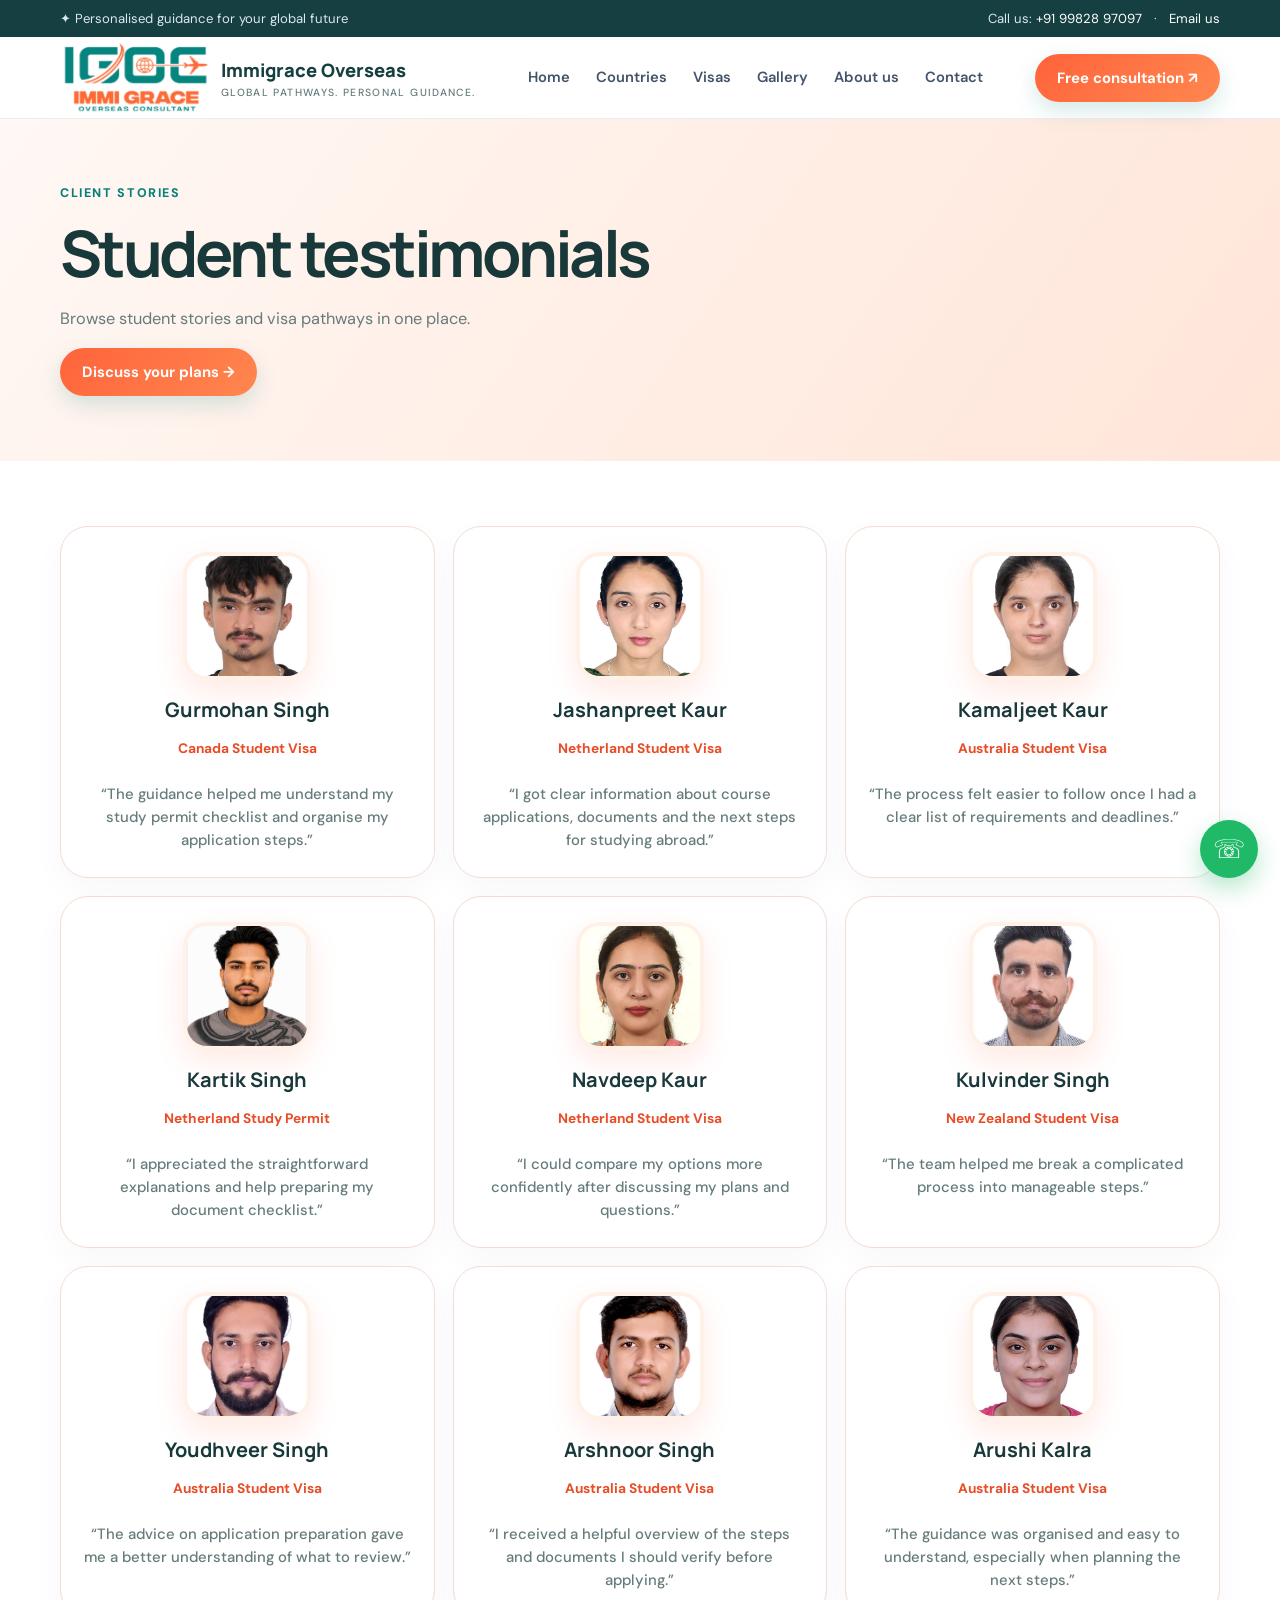
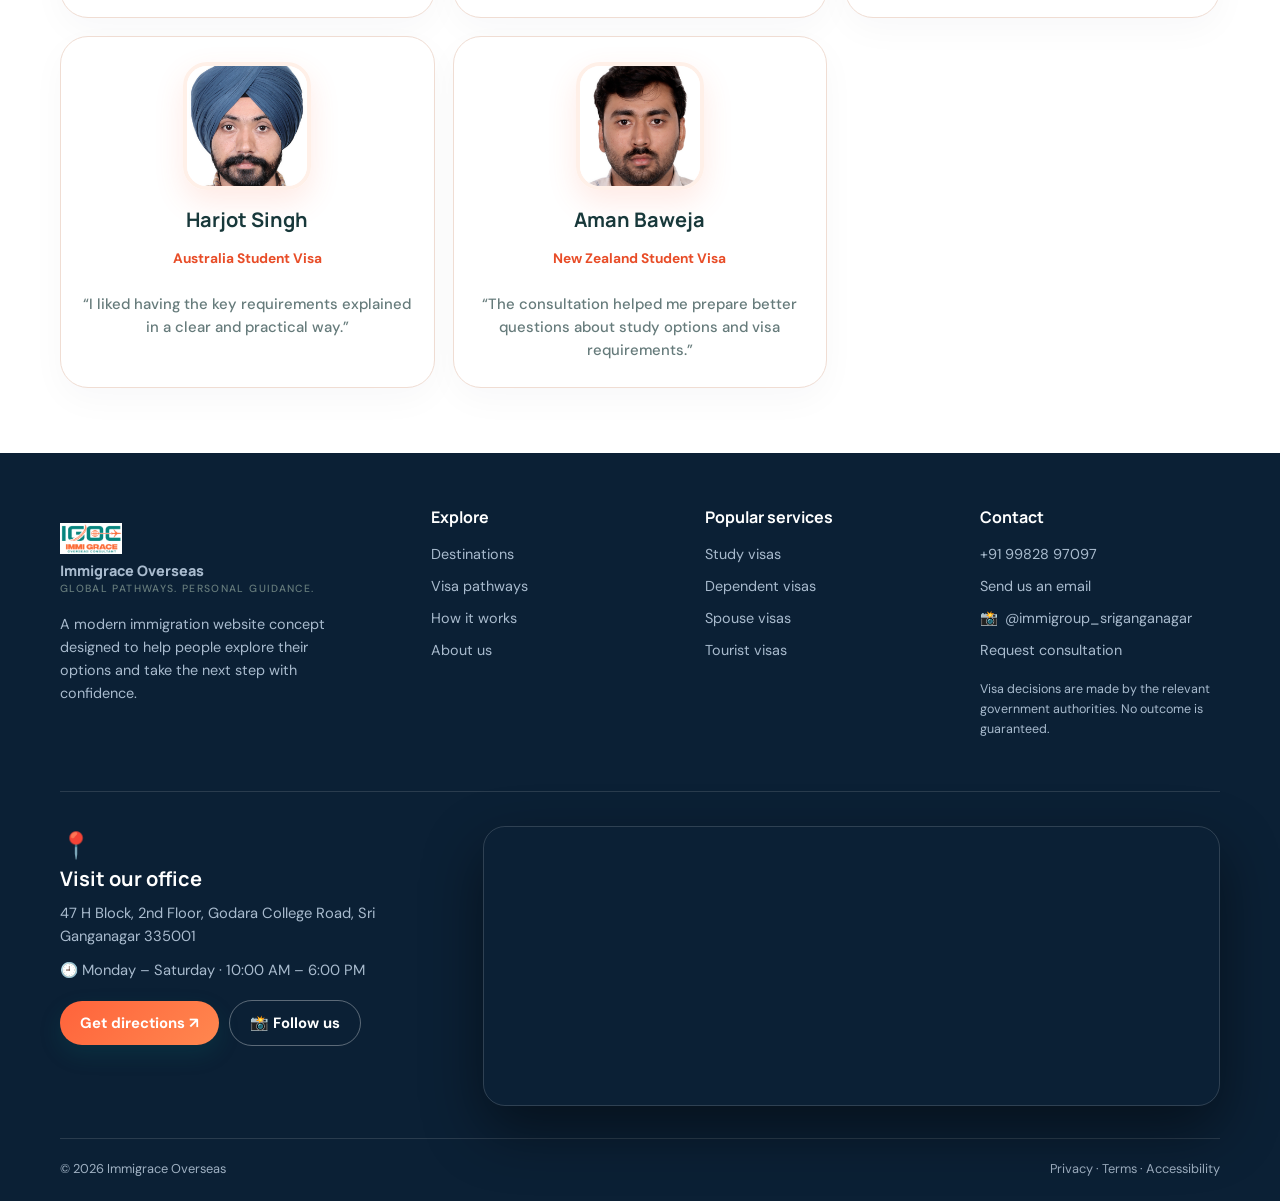
<file: testimonials.html>
<!doctype html>
<html lang="en">
  <head>
    <meta charset="UTF-8" />
    <meta name="viewport" content="width=device-width, initial-scale=1" />
    <meta
      name="description"
      content="Student testimonials | Immigrace Overseas"
    />
    <title>Student testimonials | Immigrace Overseas</title>
    <link rel="preconnect" href="https://fonts.googleapis.com" />
    <link rel="preconnect" href="https://fonts.gstatic.com" crossorigin />
    <link
      href="https://fonts.googleapis.com/css2?family=DM+Sans:wght@400;500;600;700&family=Manrope:wght@400;500;600;700;800&display=swap"
      rel="stylesheet"
    />
    <style>
      :root {
        --navy: #153f40;
        --blue: #087f78;
        --sky: #fff0e8;
        --gold: #ff633b;
        --ink: #18383a;
        --muted: #667b7b;
        --paper: #fff8f4;
        --white: #fff;
        --line: #f0ddd3;
        --radius: 22px;
        --shadow: 0 22px 65px rgba(255, 99, 59, 0.17);
      }
      * {
        box-sizing: border-box;
      }
      html {
        scroll-behavior: smooth;
        scroll-padding-top: 90px;
      }
      body {
        margin: 0;
        font-family: "DM Sans", sans-serif;
        color: var(--ink);
        background: #fff;
        line-height: 1.6;
      }
      h1,
      h2,
      h3,
      h4 {
        font-family: Manrope, sans-serif;
        line-height: 1.15;
        margin: 0 0 16px;
      }
      h1 {
        font-size: clamp(2.8rem, 6vw, 5.3rem);
        letter-spacing: -0.055em;
      }
      h2 {
        font-size: clamp(2rem, 4vw, 3.2rem);
        letter-spacing: -0.04em;
      }
      h3 {
        font-size: 1.25rem;
      }
      p {
        color: var(--muted);
        margin: 0 0 16px;
      }
      .container {
        width: min(1160px, calc(100% - 40px));
        margin: auto;
      }
      .topbar {
        background: var(--navy);
        color: #dce7f7;
        font-size: 0.82rem;
        padding: 8px 0;
      }
      .topbar .container {
        display: flex;
        justify-content: space-between;
        gap: 12px;
        flex-wrap: wrap;
      }
      .topbar a {
        color: #fff;
        text-decoration: none;
      }
      .navbar {
        height: 82px;
        display: flex;
        align-items: center;
        background: #fff;
        position: sticky;
        top: 0;
        z-index: 20;
        border-bottom: 1px solid rgba(229, 234, 241, 0.85);
      }
      .nav-inner {
        display: flex;
        align-items: center;
        justify-content: space-between;
        gap: 24px;
      }
      .brand {
        display: flex;
        align-items: center;
        gap: 11px;
        text-decoration: none;
        color: var(--navy);
        font-family: Manrope, sans-serif;
        font-weight: 800;
        font-size: 1.15rem;
        white-space: nowrap;
      }
      .brand-mark {
        width: 42px;
        height: 42px;
        background: linear-gradient(135deg, #ff633b, #ff874f);
        color: #fff;
        border-radius: 14px;
        display: grid;
        place-items: center;
        font-size: 1.35rem;
        box-shadow: 0 7px 18px #087f7833;
      }
      .brand-logo {
        width: 62px;
        height: 42px;
        object-fit: contain;
        display: block;
        flex-shrink: 0;
      }
      .brand small {
        display: block;
        color: var(--muted);
        font: 500 0.65rem "DM Sans";
        letter-spacing: 0.13em;
        text-transform: uppercase;
      }
      .nav-links {
        display: flex;
        align-items: center;
        gap: 26px;
      }
      .nav-links a {
        font-size: 0.92rem;
        text-decoration: none;
        color: #42536a;
        font-weight: 600;
        transition: color 0.2s;
      }
      .nav-links a:hover {
        color: var(--blue);
      }
      .btn {
        display: inline-flex;
        align-items: center;
        justify-content: center;
        gap: 9px;
        border: 0;
        border-radius: 999px;
        padding: 14px 22px;
        background: linear-gradient(135deg, #ff633b, #ff874f);
        color: #fff;
        text-decoration: none;
        font: 700 0.93rem "DM Sans";
        cursor: pointer;
        transition:
          transform 0.2s,
          box-shadow 0.2s,
          background 0.2s;
        box-shadow: 0 9px 22px #087f782b;
      }
      .btn:hover {
        transform: translateY(-3px);
        box-shadow: 0 14px 28px #087f7838;
        background: #1948bf;
      }
      .btn.light {
        background: #fff;
        color: var(--navy);
        box-shadow: none;
      }
      .btn.outline {
        background: transparent;
        color: var(--blue);
        border: 1px solid #b8dcd5;
        box-shadow: none;
      }
      .menu-btn {
        display: none;
        border: 1px solid var(--line);
        background: #fff;
        border-radius: 12px;
        padding: 9px 12px;
        font-size: 1.3rem;
      }
      @keyframes welcomeRise {
        0% {
          opacity: 0;
          transform: translateY(-34px);
        }
        100% {
          opacity: 1;
          transform: translateY(0);
        }
      }
      .hero-welcome {
        animation: welcomeRise 0.95s cubic-bezier(0.2, 0.75, 0.25, 1) both;
      }
      .hero {
        position: relative;
        overflow: hidden;
        padding: 80px 0 72px;
        background:
          radial-gradient(circle at 88% 15%, #e6eeff 0, transparent 32%),
          linear-gradient(125deg, #f7faff 0%, #fff 58%, #f4f8ff 100%);
      }
      .hero:before {
        content: "";
        position: absolute;
        width: 380px;
        height: 380px;
        border: 1px solid #cce9e3;
        border-radius: 50%;
        right: -170px;
        bottom: -180px;
      }
      .hero-grid {
        display: grid;
        grid-template-columns: 1.02fr 0.98fr;
        align-items: center;
        gap: 45px;
        position: relative;
      }
      .eyebrow {
        display: inline-flex;
        align-items: center;
        gap: 8px;
        background: #e4f6f2;
        color: var(--blue);
        border-radius: 999px;
        padding: 8px 13px;
        font-size: 0.8rem;
        font-weight: 800;
        letter-spacing: 0.04em;
        text-transform: uppercase;
        margin-bottom: 22px;
      }
      .eyebrow i {
        width: 7px;
        height: 7px;
        background: var(--gold);
        border-radius: 50%;
      }
      .hero h1 span {
        color: var(--blue);
        position: relative;
      }
      .hero-copy {
        font-size: 1.08rem;
        max-width: 560px;
        margin: 20px 0 28px;
      }
      .hero-actions {
        display: flex;
        gap: 13px;
        flex-wrap: wrap;
      }
      .trust-row {
        display: flex;
        align-items: center;
        gap: 14px;
        margin-top: 32px;
      }
      .avatars {
        display: flex;
        padding-left: 4px;
      }
      .avatars span {
        width: 34px;
        height: 34px;
        border-radius: 50%;
        border: 3px solid #fff;
        margin-left: -5px;
        background: linear-gradient(135deg, #f7c58b, #d47d64);
        display: grid;
        place-items: center;
        font-size: 0.8rem;
      }
      .avatars span:nth-child(2) {
        background: linear-gradient(135deg, #a6d7d5, #428c99);
      }
      .avatars span:nth-child(3) {
        background: linear-gradient(135deg, #e7c1ed, #9d79c7);
      }
      .trust-row strong {
        display: block;
        font-size: 0.9rem;
      }
      .trust-row small {
        color: var(--muted);
      }
      .hero-visual {
        min-height: 480px;
        position: relative;
        display: grid;
        place-items: center;
      }
      .hero-photo {
        width: 100%;
        height: 450px;
        object-fit: cover;
        border-radius: 32px 32px 110px 32px;
        box-shadow: var(--shadow);
        filter: saturate(0.9);
      }
      .photo-overlay {
        position: absolute;
        inset: 0;
        border-radius: 32px 32px 110px 32px;
        background: linear-gradient(
          0deg,
          rgba(16, 42, 67, 0.32),
          transparent 55%
        );
        pointer-events: none;
      }
      .floating-card {
        position: absolute;
        background: #fff;
        border: 1px solid #ffffffa8;
        border-radius: 18px;
        padding: 16px 19px;
        box-shadow: var(--shadow);
        animation: float 5s ease-in-out infinite;
      }
      .floating-card strong {
        display: block;
        color: var(--navy);
        font-size: 1.08rem;
      }
      .floating-card small {
        color: var(--muted);
      }
      .fc-one {
        left: -28px;
        bottom: 42px;
      }
      .fc-two {
        right: -18px;
        top: 35px;
        animation-delay: -2s;
      }
      .mini-icon {
        display: inline-grid;
        place-items: center;
        width: 35px;
        height: 35px;
        background: #e4f6f2;
        border-radius: 11px;
        margin-right: 8px;
      }
      .hero-note {
        position: absolute;
        bottom: 25px;
        right: 22px;
        color: #fff;
        font-size: 0.82rem;
        font-weight: 700;
        text-shadow: 0 2px 8px #0008;
      }
      .stats {
        padding: 27px 0;
        background: #fff;
        border-bottom: 1px solid var(--line);
      }
      .stats-grid {
        display: grid;
        grid-template-columns: repeat(4, 1fr);
        gap: 20px;
      }
      .stat {
        text-align: center;
        border-right: 1px solid var(--line);
      }
      .stat:last-child {
        border: 0;
      }
      .stat strong {
        font: 800 1.8rem Manrope;
        color: var(--navy);
        display: block;
      }
      .stat span {
        color: var(--muted);
        font-size: 0.86rem;
      }
      section {
        padding: 92px 0;
      }
      .section-head {
        text-align: center;
        max-width: 690px;
        margin: 0 auto 42px;
      }
      .section-head p {
        max-width: 580px;
        margin: 0 auto;
      }
      .section-tag {
        font-size: 0.78rem;
        text-transform: uppercase;
        letter-spacing: 0.13em;
        font-weight: 800;
        color: var(--blue);
        display: block;
        margin-bottom: 12px;
      }
      .countries {
        background: var(--paper);
      }
      .country-grid {
        display: grid;
        grid-template-columns: repeat(4, 1fr);
        gap: 18px;
      }
      .country-card {
        background: #fff;
        border: 1px solid var(--line);
        border-radius: var(--radius);
        overflow: hidden;
        transition:
          transform 0.25s,
          box-shadow 0.25s;
      }
      .country-card:hover {
        transform: translateY(-7px);
        box-shadow: var(--shadow);
      }
      .country-image {
        height: 155px;
        position: relative;
        overflow: hidden;
      }
      .country-image img {
        width: 100%;
        height: 100%;
        object-fit: cover;
        transition: transform 0.5s;
      }
      .country-card:hover .country-image img {
        transform: scale(1.06);
      }
      .flag {
        position: absolute;
        bottom: 12px;
        left: 14px;
        background: #fff;
        border-radius: 12px;
        padding: 6px 10px;
        font-size: 1.3rem;
        box-shadow: 0 5px 16px #0001;
      }
      .country-content {
        padding: 20px;
      }
      .country-content p {
        font-size: 0.9rem;
        min-height: 46px;
      }
      .text-link {
        color: var(--blue);
        font-weight: 800;
        text-decoration: none;
        font-size: 0.9rem;
      }
      .services-grid {
        display: grid;
        grid-template-columns: repeat(3, 1fr);
        gap: 20px;
      }
      .service-card {
        padding: 27px;
        border: 1px solid var(--line);
        border-radius: var(--radius);
        background: #fff;
        transition: all 0.25s;
      }
      .service-card:hover {
        border-color: #b8e2da;
        box-shadow: var(--shadow);
        transform: translateY(-5px);
      }
      .service-icon {
        height: 50px;
        width: 50px;
        border-radius: 15px;
        background: var(--sky);
        display: grid;
        place-items: center;
        font-size: 1.4rem;
        margin-bottom: 22px;
      }
      .service-card p {
        font-size: 0.93rem;
      }
      .service-card a {
        display: inline-block;
        margin-top: 7px;
      }
      .process {
        background: var(--navy);
        color: #fff;
        position: relative;
        overflow: hidden;
      }
      .process:after {
        content: "";
        position: absolute;
        width: 420px;
        height: 420px;
        border: 1px solid #ffffff18;
        border-radius: 50%;
        right: -120px;
        top: -170px;
      }
      .process .section-tag {
        color: #ffb39f;
      }
      .process .section-head p {
        color: #c2d0e1;
      }
      .process-grid {
        display: grid;
        grid-template-columns: repeat(4, 1fr);
        gap: 22px;
        position: relative;
        z-index: 1;
      }
      .step {
        padding: 22px 18px;
        border-top: 1px solid #ffffff40;
        position: relative;
      }
      .step-num {
        width: 44px;
        height: 44px;
        display: grid;
        place-items: center;
        border-radius: 50%;
        background: #1c6864;
        color: #fff;
        font-weight: 800;
        margin-bottom: 22px;
        border: 1px solid #70aaa3;
      }
      .step p {
        color: #c2d0e1;
        font-size: 0.9rem;
      }
      .step h3 {
        color: #fff;
      }
      .why-grid {
        display: grid;
        grid-template-columns: 0.9fr 1.1fr;
        gap: 60px;
        align-items: center;
      }
      .why-image {
        width: 100%;
        height: 440px;
        object-fit: cover;
        border-radius: 28px;
      }
      .check-list {
        list-style: none;
        padding: 0;
        margin: 25px 0;
      }
      .check-list li {
        display: flex;
        gap: 12px;
        margin: 15px 0;
        color: #42536a;
      }
      .check {
        width: 24px;
        height: 24px;
        flex: 0 0 24px;
        background: #e4f8ee;
        color: #11804a;
        border-radius: 50%;
        display: grid;
        place-items: center;
        font-weight: 900;
      }
      .testimonial {
        background: #f6f8fc;
      }
      .quote-card {
        max-width: 780px;
        margin: auto;
        background: #fff;
        border: 1px solid var(--line);
        border-radius: 28px;
        padding: 36px;
        text-align: center;
        box-shadow: 0 12px 35px #102a4308;
      }
      .stars {
        color: #ff633b;
        letter-spacing: 3px;
        font-size: 1.15rem;
        margin-bottom: 16px;
      }
      .quote-card blockquote {
        font: 600 clamp(1.15rem, 2vw, 1.5rem) Manrope;
        line-height: 1.55;
        margin: 0 auto 24px;
        max-width: 650px;
      }
      .person {
        display: flex;
        align-items: center;
        justify-content: center;
        gap: 12px;
      }
      .person-avatar {
        width: 44px;
        height: 44px;
        border-radius: 50%;
        background: #e5edff;
        display: grid;
        place-items: center;
        font-weight: 800;
        color: var(--blue);
      }
      .person strong {
        display: block;
      }
      .person small {
        color: var(--muted);
      }
      .contact {
        background: linear-gradient(120deg, #f7faff, #fff);
      }
      .contact-grid {
        display: grid;
        grid-template-columns: 0.85fr 1.15fr;
        gap: 55px;
        align-items: start;
      }
      .contact-info {
        padding-top: 10px;
      }
      .contact-item {
        display: flex;
        gap: 14px;
        margin: 25px 0;
        align-items: flex-start;
      }
      .contact-item .service-icon {
        margin: 0;
        flex-shrink: 0;
      }
      .contact-item strong {
        display: block;
      }
      .contact-item p {
        margin: 3px 0;
        font-size: 0.92rem;
      }
      .contact-form {
        background: #fff;
        padding: 32px;
        border: 1px solid var(--line);
        border-radius: 26px;
        box-shadow: var(--shadow);
      }
      .form-grid {
        display: grid;
        grid-template-columns: 1fr 1fr;
        gap: 16px;
      }
      .field {
        margin-bottom: 16px;
      }
      .field label {
        display: block;
        font-size: 0.85rem;
        font-weight: 700;
        margin-bottom: 7px;
      }
      .field input,
      .field select,
      .field textarea {
        width: 100%;
        border: 1px solid #dce3ed;
        background: #fbfcfe;
        border-radius: 12px;
        padding: 13px 14px;
        font: inherit;
        color: var(--ink);
        outline: none;
        transition:
          border 0.2s,
          box-shadow 0.2s;
      }
      .field input:focus,
      .field select:focus,
      .field textarea:focus {
        border-color: var(--blue);
        box-shadow: 0 0 0 3px #087f781a;
      }
      .field textarea {
        min-height: 115px;
        resize: vertical;
      }
      .form-note {
        font-size: 0.78rem;
        margin: 12px 0 0;
      }
      .form-status {
        display: none;
        padding: 12px;
        border-radius: 12px;
        background: #e7f8ef;
        color: #116b3c;
        font-size: 0.9rem;
        margin-top: 15px;
      }
      .form-status.show {
        display: block;
      }
      .cta-band {
        padding: 0 0 88px;
      }
      .cta-inner {
        background: linear-gradient(135deg, #ff633b, #ff874f);
        color: #fff;
        border-radius: 28px;
        padding: 42px 48px;
        display: flex;
        justify-content: space-between;
        align-items: center;
        gap: 25px;
        overflow: hidden;
        position: relative;
      }
      .cta-inner:after {
        content: "";
        position: absolute;
        width: 260px;
        height: 260px;
        border: 1px solid #ffffff35;
        border-radius: 50%;
        right: 180px;
        top: -150px;
      }
      .cta-inner h2 {
        font-size: clamp(1.8rem, 3vw, 2.6rem);
        max-width: 650px;
        margin-bottom: 8px;
      }
      .cta-inner p {
        color: #e0e9ff;
        margin: 0;
      }
      .cta-inner > * {
        position: relative;
        z-index: 1;
      }
      footer {
        background: #0b2035;
        color: #d7e2ef;
        padding: 55px 0 22px;
      }
      .footer-grid {
        display: grid;
        grid-template-columns: 1.4fr 1fr 1fr 1fr;
        gap: 35px;
        padding-bottom: 35px;
      }
      .footer-brand {
        color: #fff;
      }
      .footer-grid p {
        color: #a9bbce;
        font-size: 0.9rem;
        max-width: 300px;
        margin-top: 18px;
      }
      .footer-grid h4 {
        color: #fff;
        font-size: 1rem;
        margin-bottom: 16px;
      }
      .footer-grid a {
        display: block;
        color: #a9bbce;
        text-decoration: none;
        font-size: 0.9rem;
        margin: 9px 0;
      }
      .footer-grid a:hover {
        color: #fff;
      }
      .copyright {
        border-top: 1px solid #ffffff20;
        padding-top: 20px;
        display: flex;
        justify-content: space-between;
        gap: 15px;
        flex-wrap: wrap;
        color: #9fb0c2;
        font-size: 0.8rem;
      }
      .whatsapp {
        position: fixed;
        right: 22px;
        bottom: 22px;
        z-index: 25;
        background: #20b968;
        color: #fff;
        text-decoration: none;
        width: 58px;
        height: 58px;
        border-radius: 50%;
        display: grid;
        place-items: center;
        font-size: 1.65rem;
        box-shadow: 0 10px 25px #20b96855;
        transition: transform 0.2s;
      }
      .whatsapp:hover {
        transform: scale(1.08);
      }
      .reveal {
        opacity: 0;
        transform: translateY(22px);
        transition:
          opacity 0.7s ease,
          transform 0.7s ease;
      }
      .reveal.visible {
        opacity: 1;
        transform: translateY(0);
      }
      @keyframes float {
        0%,
        100% {
          transform: translateY(0);
        }
        50% {
          transform: translateY(-10px);
        }
      }
      @media (prefers-reduced-motion: reduce) {
        *,
        *:before,
        *:after {
          scroll-behavior: auto !important;
          animation: none !important;
          transition: none !important;
        }
        .reveal {
          opacity: 1;
          transform: none;
        }
      }
      @media (max-width: 950px) {
        .nav-links {
          gap: 14px;
        }
        .nav-links a {
          font-size: 0.85rem;
        }
        .nav-cta {
          display: none;
        }
        .hero-grid {
          gap: 25px;
        }
        .hero-visual {
          min-height: 400px;
        }
        .hero-photo {
          height: 390px;
        }
        .country-grid {
          grid-template-columns: repeat(2, 1fr);
        }
        .process-grid {
          grid-template-columns: repeat(2, 1fr);
        }
        .footer-grid {
          grid-template-columns: repeat(2, 1fr);
        }
        .why-grid {
          gap: 35px;
        }
      }
      @media (max-width: 720px) {
        .container {
          width: min(100% - 30px, 560px);
        }
        .topbar .container {
          justify-content: center;
          text-align: center;
        }
        .navbar {
          height: 70px;
        }
        .menu-btn {
          display: block;
        }
        .nav-links {
          display: none;
          position: absolute;
          top: 69px;
          left: 0;
          right: 0;
          background: #fff;
          padding: 20px 25px 25px;
          box-shadow: 0 18px 25px #102a4312;
          flex-direction: column;
          align-items: stretch;
          gap: 0;
          border-top: 1px solid var(--line);
        }
        .nav-links.open {
          display: flex;
        }
        .nav-links a {
          padding: 12px 0;
          border-bottom: 1px solid var(--line);
          font-size: 1rem;
        }
        .nav-links a:last-child {
          border: 0;
        }
        .hero {
          padding: 50px 0 42px;
        }
        .hero-grid {
          grid-template-columns: 1fr;
        }
        .hero h1 {
          font-size: clamp(2.7rem, 12vw, 4.2rem);
        }
        .hero-copy {
          font-size: 1rem;
        }
        .hero-visual {
          min-height: 350px;
          margin: 12px 0 0 12px;
        }
        .hero-photo {
          height: 350px;
          border-radius: 25px 25px 75px 25px;
        }
        .photo-overlay {
          border-radius: 25px 25px 75px 25px;
        }
        .fc-one {
          left: -12px;
          bottom: 22px;
        }
        .fc-two {
          right: -8px;
          top: 20px;
        }
        .stats-grid {
          grid-template-columns: repeat(2, 1fr);
          row-gap: 22px;
        }
        .stat:nth-child(2) {
          border: 0;
        }
        .stat strong {
          font-size: 1.55rem;
        }
        section {
          padding: 65px 0;
        }
        .section-head {
          margin-bottom: 30px;
        }
        .country-grid,
        .services-grid {
          grid-template-columns: 1fr;
        }
        .country-image {
          height: 190px;
        }
        .country-content p {
          min-height: 0;
        }
        .process-grid {
          grid-template-columns: 1fr;
          gap: 10px;
        }
        .step {
          padding: 18px 5px;
        }
        .why-grid,
        .contact-grid {
          grid-template-columns: 1fr;
          gap: 28px;
        }
        .why-image {
          height: 300px;
        }
        .quote-card {
          padding: 26px 20px;
        }
        .contact-form {
          padding: 22px;
        }
        .form-grid {
          grid-template-columns: 1fr;
          gap: 0;
        }
        .cta-inner {
          padding: 30px 25px;
          align-items: flex-start;
          flex-direction: column;
        }
        .cta-band {
          padding-bottom: 60px;
        }
        .footer-grid {
          grid-template-columns: 1fr 1fr;
          gap: 25px;
        }
        .footer-grid > div:first-child {
          grid-column: 1/-1;
        }
        .copyright {
          justify-content: center;
          text-align: center;
        }
        .whatsapp {
          width: 52px;
          height: 52px;
          right: 15px;
          bottom: 15px;
        }
      }
      @media (max-width: 390px) {
        .hero-actions .btn {
          width: 100%;
        }
        .footer-grid {
          grid-template-columns: 1fr;
        }
        .footer-grid > div:first-child {
          grid-column: auto;
        }
        .trust-row {
          align-items: flex-start;
        }
        .floating-card {
          padding: 12px;
        }
        .fc-one {
          left: -10px;
        }
        .fc-two {
          right: -5px;
        }
      }

      /* Added visa, destination and gallery sections */
      .visa-grid {
        display: grid;
        grid-template-columns: repeat(4, 1fr);
        gap: 18px;
      }
      .visa-card {
        padding: 25px 22px;
        border: 1px solid var(--line);
        border-radius: var(--radius);
        background: #fff;
        transition:
          transform 0.25s,
          box-shadow 0.25s,
          border-color 0.25s;
      }
      .visa-card:hover {
        transform: translateY(-6px);
        box-shadow: var(--shadow);
        border-color: #b8dcd5;
      }
      .visa-card .service-icon {
        background: linear-gradient(135deg, #e4f6f2, #fff0eb);
      }
      .visa-card p {
        font-size: 0.91rem;
        min-height: 70px;
      }
      .gallery-section {
        background: var(--paper);
      }
      .gallery-grid {
        display: grid;
        grid-template-columns: 1.2fr 1fr 1fr;
        grid-auto-rows: 210px;
        gap: 15px;
      }
      .gallery-item {
        position: relative;
        overflow: hidden;
        border-radius: 18px;
        background: #dceae7;
      }
      .gallery-item:first-child {
        grid-row: span 2;
      }
      .gallery-item img {
        width: 100%;
        height: 100%;
        object-fit: cover;
        display: block;
        transition: transform 0.5s;
      }
      .gallery-item:hover img {
        transform: scale(1.07);
      }
      .gallery-caption {
        position: absolute;
        left: 0;
        right: 0;
        bottom: 0;
        padding: 35px 18px 16px;
        color: white;
        font-weight: 800;
        background: linear-gradient(transparent, rgba(10, 35, 35, 0.78));
      }
      .country-grid {
        grid-template-columns: repeat(3, 1fr);
      }
      .country-image {
        height: 180px;
      }
      @media (max-width: 950px) {
        .visa-grid {
          grid-template-columns: repeat(2, 1fr);
        }
        .country-grid {
          grid-template-columns: repeat(2, 1fr);
        }
        .gallery-grid {
          grid-template-columns: 1fr 1fr;
          grid-auto-rows: 190px;
        }
        .gallery-item:first-child {
          grid-row: span 2;
        }
      }
      @media (max-width: 720px) {
        .visa-grid {
          grid-template-columns: 1fr;
        }
        .country-grid {
          grid-template-columns: 1fr;
        }
        .gallery-grid {
          grid-template-columns: 1fr 1fr;
          grid-auto-rows: 145px;
          gap: 10px;
        }
        .gallery-item:first-child {
          grid-row: span 2;
        }
        .gallery-caption {
          font-size: 0.85rem;
          padding: 28px 12px 12px;
        }
      }

      .testimonial-slider {
        position: relative;
        overflow: hidden;
        max-width: 1000px;
        margin: auto;
      }
      .testimonial-track {
        display: flex;
        gap: 18px;
        transition: transform 0.45s ease;
        will-change: transform;
      }
      .testimonial-slide {
        flex: 0 0 calc(33.333% - 12px);
        min-width: 0;
      }
      .testimonial-slide .quote-card {
        height: 100%;
        padding: 25px 22px;
        text-align: left;
        display: flex;
        flex-direction: column;
        align-items: center;
      }
      .student-photo {
        width: 128px;
        height: 128px;
        object-fit: cover;
        border-radius: 24px;
        margin: 0 auto 18px;
        border: 4px solid #fff0e8;
        box-shadow: 0 12px 30px #ff633b22;
        display: block;
      }
      .testimonial-slide .quote-card h3 {
        text-align: center;
      }
      .testimonial-slide .quote-card > p {
        text-align: center;
        font-size: 0.86rem;
        color: #e84d28;
      }
      .testimonial-slide blockquote {
        font:
          500 0.93rem "DM Sans",
          sans-serif;
        line-height: 1.55;
        color: #667b7b;
        margin: 8px auto 0;
        text-align: center;
      }
      .testimonial-meta {
        margin-top: auto;
        padding-top: 18px;
        width: 100%;
      }
      .testimonial-controls {
        display: flex;
        align-items: center;
        justify-content: center;
        gap: 12px;
        margin: 24px 0 0;
      }
      .slider-arrow {
        border: 1px solid var(--line);
        background: #fff;
        color: var(--navy);
        width: 44px;
        height: 44px;
        border-radius: 50%;
        font-size: 1.2rem;
        cursor: pointer;
      }
      .slider-dots {
        display: flex;
        gap: 7px;
        align-items: center;
      }
      .slider-dots button {
        width: 8px;
        height: 8px;
        border: 0;
        border-radius: 99px;
        background: #c8d8d5;
        padding: 0;
        cursor: pointer;
      }
      .slider-dots button.active {
        width: 22px;
        background: var(--blue);
      }
      .view-all-wrap {
        text-align: center;
        margin-top: 25px;
      }
      .detail-hero {
        padding: 65px 0;
        background: linear-gradient(125deg, #fff8f4, #ffe5d8);
      }
      .detail-layout {
        display: grid;
        grid-template-columns: 1fr 1fr;
        gap: 35px;
        align-items: center;
      }
      .detail-hero-image {
        width: 100%;
        height: 390px;
        object-fit: cover;
        border-radius: 26px;
        box-shadow: var(--shadow);
      }
      .detail-copy {
        font-size: 1.02rem;
      }
      .detail-points {
        display: grid;
        grid-template-columns: repeat(2, 1fr);
        gap: 16px;
        margin-top: 28px;
      }
      .detail-point {
        border: 1px solid var(--line);
        border-radius: 16px;
        padding: 20px;
        background: #fff;
      }
      .detail-gallery {
        display: grid;
        grid-template-columns: repeat(3, 1fr);
        gap: 15px;
      }
      .detail-gallery img {
        width: 100%;
        height: 220px;
        object-fit: cover;
        border-radius: 16px;
      }
      .detail-section {
        padding: 65px 0;
      }
      @media (max-width: 950px) {
        .testimonial-slide {
          flex-basis: calc(50% - 9px);
        }
        .detail-gallery {
          grid-template-columns: repeat(2, 1fr);
        }
      }
      @media (max-width: 720px) {
        .testimonial-slide {
          flex-basis: 100%;
        }
        .detail-layout {
          grid-template-columns: 1fr;
        }
        .detail-hero-image {
          height: 280px;
        }
        .detail-points {
          grid-template-columns: 1fr;
        }
        .detail-gallery {
          grid-template-columns: 1fr 1fr;
        }
        .detail-gallery img {
          height: 160px;
        }
      }
    </style>
    <link rel="stylesheet" href="assets/css/enhance.css" />
  </head>
  <body>
    <div class="topbar">
      <div class="container">
        <span>✦ Personalised guidance for your global future</span
        ><span
          >Call us: <a href="tel:+919982897097">+91 99828 97097</a> &nbsp; ·
          &nbsp; <a href="mailto:info@immigraceoverseas.com">Email us</a></span
        >
      </div>
    </div>
    <header class="navbar">
      <div class="container nav-inner">
        <a class="brand" href="index.html#home"
          ><img
            class="brand-logo"
            src="assets/images/logo/image.png"
            alt="Immigrace Overseas logo"
          /><span
            >Immigrace Overseas<small
              >Global pathways. Personal guidance.</small
            ></span
          ></a
        >
        <button
          class="menu-btn"
          id="menuBtn"
          aria-label="Toggle navigation"
          aria-expanded="false"
        >
          ☰
        </button>
        <nav class="nav-links" id="navLinks" aria-label="Main navigation">
          <a href="index.html#home">Home</a
          ><a href="index.html#destinations">Countries</a
          ><a href="index.html#visas">Visas</a
          ><a href="index.html#gallery">Gallery</a
          ><a href="index.html#about">About us</a
          ><a href="index.html#contact">Contact</a>
        </nav>
        <a class="btn nav-cta" href="index.html#contact">Free consultation ↗</a>
      </div>
    </header>
    <main>
      <section class="detail-hero">
        <div class="container">
          <span class="section-tag">Client stories</span>
          <h1 style="font-size: clamp(2.3rem, 5vw, 4rem)">
            Student testimonials
          </h1>
          <p class="detail-copy">
            Browse student stories and visa pathways in one place.
          </p>
          <a class="btn" href="index.html#contact">Discuss your plans →</a>
        </div>
      </section>
      <section class="detail-section">
        <div class="container">
          <div
            class="testimonial-grid"
            style="
              display: grid;
              grid-template-columns: repeat(3, minmax(0, 1fr));
              gap: 18px;
            "
          >
            <article class="testimonial-slide">
                <div class="quote-card">
                  <img
                    class="student-photo"
                    loading="lazy"
                    src="assets\images\visas\visa1.jpeg"
                    alt="Student portrait for Gurmohan Singh"
                  />
                  <h3>Gurmohan Singh</h3>
                  <p><strong>Canada Student Visa</strong></p>
                  <blockquote>
                    “The guidance helped me understand my study permit checklist and organise my application steps.”
                  </blockquote>
                </div>
              </article>
              <article class="testimonial-slide">
                <div class="quote-card">
                  <img
                    class="student-photo"
                    loading="lazy"
                    src="assets\images\visas\visa2.jpeg"
                    alt="Student portrait for Jashanpreet Kaur"
                  />
                  <h3>Jashanpreet Kaur</h3>
                  <p><strong>Netherland Student Visa</strong></p>
                  <blockquote>
                    “I got clear information about course applications, documents and the next steps for studying abroad.”
                  </blockquote>
                </div>
              </article>
              <article class="testimonial-slide">
                <div class="quote-card">
                  <img
                    class="student-photo"
                    loading="lazy"
                    src="assets\images\visas\visa3.jpeg"
                    alt="Student portrait for Kamaljeet Kaur"
                  />
                  <h3>Kamaljeet Kaur</h3>
                  <p><strong>Australia Student Visa</strong></p>
                  <blockquote>
                    “The process felt easier to follow once I had a clear list of requirements and deadlines.”

                  </blockquote>
                </div>
              </article>
              <article class="testimonial-slide">
                <div class="quote-card">
                  <img
                    class="student-photo"
                    loading="lazy"
                    src="assets\images\visas\visa4.jpeg"
                    alt="Student portrait for Kartik Singh"
                  />
                  <h3>Kartik Singh</h3>
                  <p><strong>Netherland Study Permit</strong></p>
                  <blockquote>
                    “I appreciated the straightforward explanations and help
                    preparing my document checklist.”
                  </blockquote>
                </div>
              </article>
              <article class="testimonial-slide">
                <div class="quote-card">
                  <img
                    class="student-photo"
                    loading="lazy"
                    src="assets\images\visas\visa5.jpeg"
                    alt="Student portrait for Navdeep Kaur"
                  />
                  <h3>Navdeep Kaur</h3>
                  <p><strong>Netherland Student Visa</strong></p>
                  <blockquote>
                    “I could compare my options more confidently after
                    discussing my plans and questions.”
                  </blockquote>
                </div>
              </article>
              <article class="testimonial-slide">
                <div class="quote-card">
                  <img
                    class="student-photo"
                    loading="lazy"
                    src="assets\images\visas\visa6.jpeg"
                    alt="Student portrait for Kulvinder Singh"
                  />
                  <h3>Kulvinder Singh</h3>
                  <p><strong>New Zealand Student Visa</strong></p>
                  <blockquote>
                    “The team helped me break a complicated process into
                    manageable steps.”
                  </blockquote>
                </div>
              </article>
              <article class="testimonial-slide">
                <div class="quote-card">
                  <img
                    class="student-photo"
                    loading="lazy"
                    src="assets\images\visas\visa7.jpeg"
                    alt="Student portrait for Youdhveer Singh"
                  />
                  <h3>Youdhveer Singh</h3>
                  <p><strong>Australia Student Visa</strong></p>
                  <blockquote>
                    “The advice on application preparation gave me a better
                    understanding of what to review.”
                  </blockquote>
                </div>
              </article>
              <article class="testimonial-slide">
                <div class="quote-card">
                  <img
                    class="student-photo"
                    loading="lazy"
                    src="assets\images\visas\visa8.jpeg"
                    alt="Student portrait for Arshnoor Singh"
                  />
                  <h3>Arshnoor Singh</h3>
                  <p><strong>Australia Student Visa</strong></p>
                  <blockquote>
                    “I received a helpful overview of the steps and documents I
                    should verify before applying.”
                  </blockquote>
                </div>
              </article>
              <article class="testimonial-slide">
                <div class="quote-card">
                  <img
                    class="student-photo"
                    loading="lazy"
                    src="assets\images\visas\visa9.jpeg"
                    alt="Student portrait for Arushi Kalra"
                  />
                  <h3>Arushi Kalra</h3>
                  <p><strong>Australia Student Visa</strong></p>
                  <blockquote>
                    “The guidance was organised and easy to understand,
                    especially when planning the next steps.”
                  </blockquote>
                </div>
              </article>
              <article class="testimonial-slide">
                <div class="quote-card">
                  <img
                    class="student-photo"
                    loading="lazy"
                    src="assets\images\visas\visa10.jpeg"
                    alt="Student portrait for Harjot Singh"
                  />
                  <h3>Harjot Singh</h3>
                  <p><strong>Australia Student Visa</strong></p>
                  <blockquote>
                    “I liked having the key requirements explained in a clear
                    and practical way.”
                  </blockquote>
                </div>
              </article>
              <article class="testimonial-slide">
                <div class="quote-card">
                  <img
                    class="student-photo"
                    loading="lazy"
                    src="assets\images\visas\visa11.jpeg"
                    alt="Student portrait for Aman Baweja"
                  />
                  <h3>Aman Baweja</h3>
                  <p><strong>New Zealand Student Visa</strong></p>
                  <blockquote>
                    “The consultation helped me prepare better questions about
                    study options and visa requirements.”
                  </blockquote>
                </div>
              </article>
          </div>
        </div>
      </section>
      <style>
        @media (max-width: 950px) {
          .testimonial-grid {
            grid-template-columns: repeat(2, minmax(0, 1fr)) !important;
          }
        }
        @media (max-width: 720px) {
          .testimonial-grid {
            grid-template-columns: 1fr !important;
          }
        }
      </style>
    </main>
    <footer>
      <div class="container">
        <div class="footer-grid">
          <div>
            <a class="brand footer-brand" href="index.html#home"
              ><img
                class="brand-logo"
                src="assets/images/logo/image.png"
                alt="Immigrace Overseas logo"
              /><span
                >Immigrace Overseas<small
                  >Global pathways. Personal guidance.</small
                ></span
              ></a
            >
            <p>
              A modern immigration website concept designed to help people
              explore their options and take the next step with confidence.
            </p>
          </div>
          <div>
            <h4>Explore</h4>
            <a href="index.html#destinations">Destinations</a
            ><a href="index.html#visas">Visa pathways</a
            ><a href="index.html#process">How it works</a
            ><a href="index.html#about">About us</a>
          </div>
          <div>
            <h4>Popular services</h4>
            <a href="visa.html?visa=Study%20Visa">Study visas</a
            ><a href="visa.html?visa=Dependent%20Visa">Dependent visas</a
            ><a href="visa.html?visa=Spouse%20Visa">Spouse visas</a
            ><a href="visa.html?visa=Tourist%20Visa">Tourist visas</a>
          </div>
          <div>
            <h4>Contact</h4>
            <a href="tel:+919982897097">+91 99828 97097</a
            ><a href="mailto:info@immigraceoverseas.com">Send us an email</a
            ><a
              class="ig"
              data-site-href="instagram"
              href="https://www.instagram.com/immigroup_sriganganagar/"
              target="_blank"
              rel="noopener"
              >📸 <span data-site="instagram">@immigroup_sriganganagar</span></a
            ><a href="index.html#contact">Request consultation</a>
            <p style="font-size: 0.78rem">
              Visa decisions are made by the relevant government authorities. No
              outcome is guaranteed.
            </p>
          </div>
        </div>
        <div class="footer-map reveal">
          <div class="footer-map-info">
            <span class="pin">📍</span>
            <h4>Visit our office</h4>
            <p data-site="address">
              47 H Block, 2nd Floor, Godara College Road, Sri Ganganagar 335001
            </p>
            <p>🕘 Monday – Saturday · 10:00 AM – 6:00 PM</p>
            <a
              class="btn"
              data-site-href="directions"
              href="https://www.google.com/maps/search/?api=1&query=Immigroup%20Overseas%20Consultants%20Sriganganagar"
              target="_blank"
              rel="noopener"
              >Get directions ↗</a
            ><a
              class="btn ghost-light"
              data-site-href="instagram"
              href="https://www.instagram.com/immigroup_sriganganagar/"
              target="_blank"
              rel="noopener"
              >📸 Follow us</a
            >
          </div>
          <div class="map-frame">
            <iframe
              data-site-map
              src="https://www.google.com/maps/dir/31.2508416,75.7039104/Immigroup+Overseas+Consultant,+47+H+Block,+Godara+College+Rd,+near+SBI+Bank,+A+Block,+P+Block,+Sri+Ganganagar,+Rajasthan+335001/@30.5777943,72.5759758,7z/data=!3m1!4b1!4m9!4m8!1m1!4e1!1m5!1m1!1s0x3917b5dbeb0bd7bd:0x82af49262dd89c39!2m2!1d73.8671847!2d29.9241617?entry=ttu&g_ep=EgoyMDI2MTAyMC4wIKXMDSoASAFQAw%3D%3Dd"
              title="Immigroup Overseas office location map"
              loading="lazy"
              referrerpolicy="no-referrer-when-downgrade"
              allowfullscreen
            ></iframe>
          </div>
        </div>
        <div class="copyright">
          <span
            >© <span id="year"></span> Immigrace Overseas </span
          ><span>Privacy · Terms · Accessibility</span>
        </div>
      </div>
    </footer>
    <a
      class="whatsapp"
      id="whatsappLink"
      href="https://wa.me/919982897097?text=Hello%2C%20I%27d%20like%20to%20enquire%20about%20immigration%20options."
      target="_blank"
      rel="noopener"
      aria-label="Chat on WhatsApp"
      >☏</a
    >
    <script>
      const menuBtn = document.getElementById("menuBtn"),
        navLinks = document.getElementById("navLinks");
      if (menuBtn && navLinks) {
        menuBtn.addEventListener("click", () => {
          const open = navLinks.classList.toggle("open");
          menuBtn.setAttribute("aria-expanded", String(open));
          menuBtn.textContent = open ? "✕" : "☰";
        });
        navLinks.querySelectorAll("a").forEach((a) =>
          a.addEventListener("click", () => {
            navLinks.classList.remove("open");
            menuBtn.setAttribute("aria-expanded", "false");
            menuBtn.textContent = "☰";
          }),
        );
      }
      document.querySelectorAll(".reveal").forEach((el) => {
        if ("IntersectionObserver" in window) {
          const ob = new IntersectionObserver(
            (es) =>
              es.forEach((e) => {
                if (e.isIntersecting) {
                  e.target.classList.add("visible");
                  ob.unobserve(e.target);
                }
              }),
            { threshold: 0.12 },
          );
          ob.observe(el);
        } else el.classList.add("visible");
      });
      document.getElementById("year").textContent = new Date().getFullYear();
    </script>
    <script src="assets/js/enhance.js"></script>
  </body>
</html>
</file>
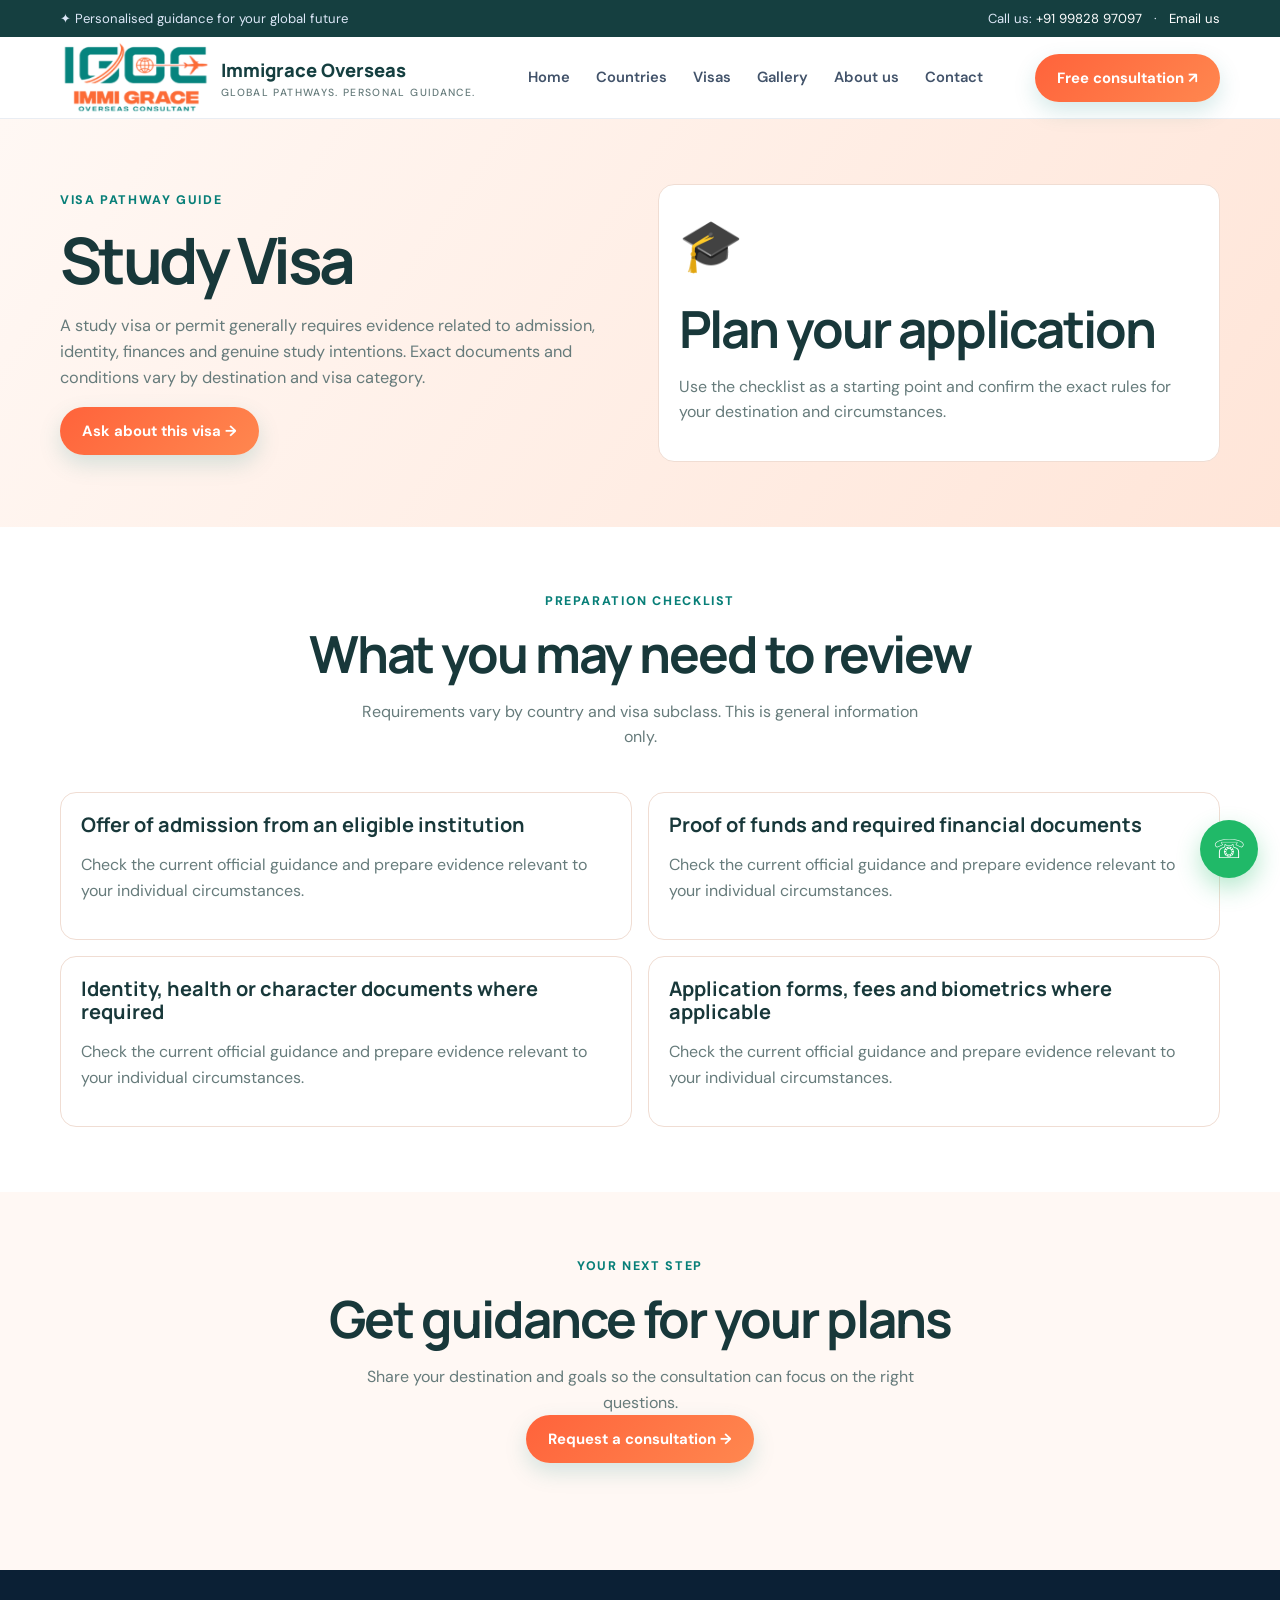
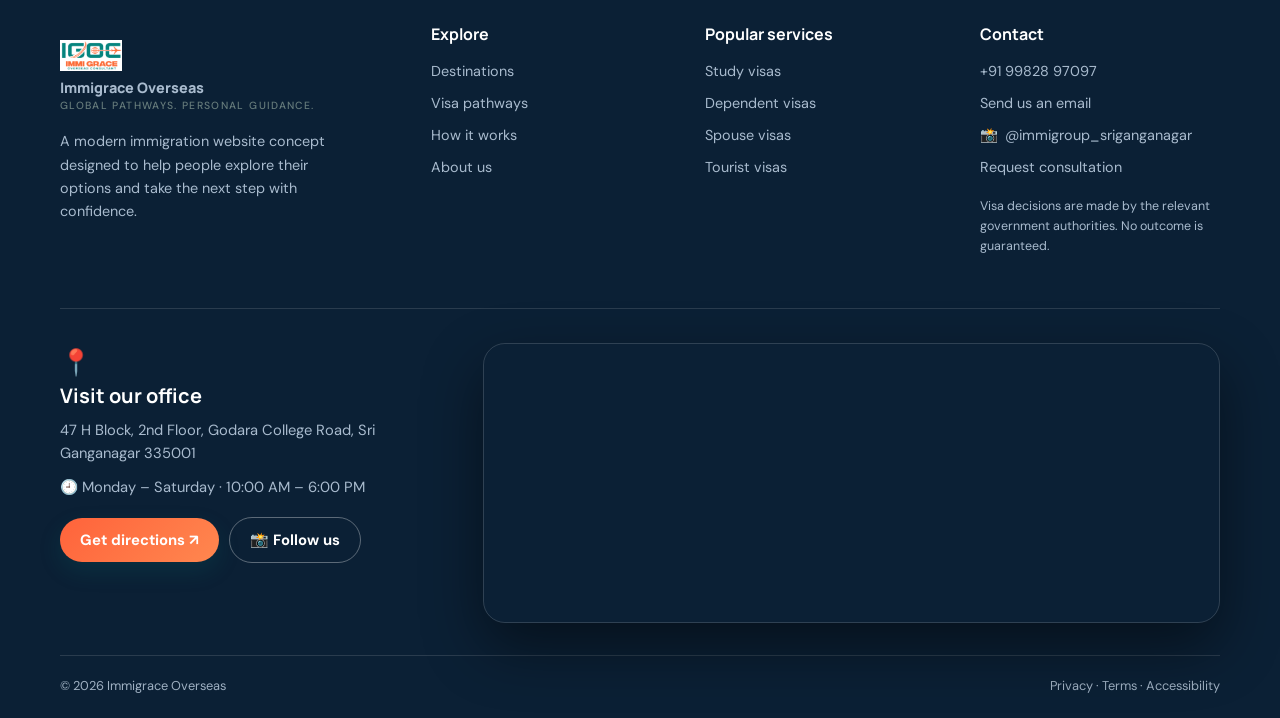
<file: visa.html>
<!doctype html>
<html lang="en">
  <head>
    <meta charset="UTF-8" />
    <meta name="viewport" content="width=device-width, initial-scale=1" />
    <meta name="description" content="Visa details | Immigrace Overseas" />
    <title>Visa details | Immigrace Overseas</title>
    <link rel="preconnect" href="https://fonts.googleapis.com" />
    <link rel="preconnect" href="https://fonts.gstatic.com" crossorigin />
    <link
      href="https://fonts.googleapis.com/css2?family=DM+Sans:wght@400;500;600;700&family=Manrope:wght@400;500;600;700;800&display=swap"
      rel="stylesheet"
    />
    <style>
      :root {
        --navy: #153f40;
        --blue: #087f78;
        --sky: #fff0e8;
        --gold: #ff633b;
        --ink: #18383a;
        --muted: #667b7b;
        --paper: #fff8f4;
        --white: #fff;
        --line: #f0ddd3;
        --radius: 22px;
        --shadow: 0 22px 65px rgba(255, 99, 59, 0.17);
      }
      * {
        box-sizing: border-box;
      }
      html {
        scroll-behavior: smooth;
        scroll-padding-top: 90px;
      }
      body {
        margin: 0;
        font-family: "DM Sans", sans-serif;
        color: var(--ink);
        background: #fff;
        line-height: 1.6;
      }
      h1,
      h2,
      h3,
      h4 {
        font-family: Manrope, sans-serif;
        line-height: 1.15;
        margin: 0 0 16px;
      }
      h1 {
        font-size: clamp(2.8rem, 6vw, 5.3rem);
        letter-spacing: -0.055em;
      }
      h2 {
        font-size: clamp(2rem, 4vw, 3.2rem);
        letter-spacing: -0.04em;
      }
      h3 {
        font-size: 1.25rem;
      }
      p {
        color: var(--muted);
        margin: 0 0 16px;
      }
      .container {
        width: min(1160px, calc(100% - 40px));
        margin: auto;
      }
      .topbar {
        background: var(--navy);
        color: #dce7f7;
        font-size: 0.82rem;
        padding: 8px 0;
      }
      .topbar .container {
        display: flex;
        justify-content: space-between;
        gap: 12px;
        flex-wrap: wrap;
      }
      .topbar a {
        color: #fff;
        text-decoration: none;
      }
      .navbar {
        height: 82px;
        display: flex;
        align-items: center;
        background: #fff;
        position: sticky;
        top: 0;
        z-index: 20;
        border-bottom: 1px solid rgba(229, 234, 241, 0.85);
      }
      .nav-inner {
        display: flex;
        align-items: center;
        justify-content: space-between;
        gap: 24px;
      }
      .brand {
        display: flex;
        align-items: center;
        gap: 11px;
        text-decoration: none;
        color: var(--navy);
        font-family: Manrope, sans-serif;
        font-weight: 800;
        font-size: 1.15rem;
        white-space: nowrap;
      }
      .brand-mark {
        width: 42px;
        height: 42px;
        background: linear-gradient(135deg, #ff633b, #ff874f);
        color: #fff;
        border-radius: 14px;
        display: grid;
        place-items: center;
        font-size: 1.35rem;
        box-shadow: 0 7px 18px #087f7833;
      }
      .brand-logo {
        width: 62px;
        height: 42px;
        object-fit: contain;
        display: block;
        flex-shrink: 0;
      }
      .brand small {
        display: block;
        color: var(--muted);
        font: 500 0.65rem "DM Sans";
        letter-spacing: 0.13em;
        text-transform: uppercase;
      }
      .nav-links {
        display: flex;
        align-items: center;
        gap: 26px;
      }
      .nav-links a {
        font-size: 0.92rem;
        text-decoration: none;
        color: #42536a;
        font-weight: 600;
        transition: color 0.2s;
      }
      .nav-links a:hover {
        color: var(--blue);
      }
      .btn {
        display: inline-flex;
        align-items: center;
        justify-content: center;
        gap: 9px;
        border: 0;
        border-radius: 999px;
        padding: 14px 22px;
        background: linear-gradient(135deg, #ff633b, #ff874f);
        color: #fff;
        text-decoration: none;
        font: 700 0.93rem "DM Sans";
        cursor: pointer;
        transition:
          transform 0.2s,
          box-shadow 0.2s,
          background 0.2s;
        box-shadow: 0 9px 22px #087f782b;
      }
      .btn:hover {
        transform: translateY(-3px);
        box-shadow: 0 14px 28px #087f7838;
        background: #1948bf;
      }
      .btn.light {
        background: #fff;
        color: var(--navy);
        box-shadow: none;
      }
      .btn.outline {
        background: transparent;
        color: var(--blue);
        border: 1px solid #b8dcd5;
        box-shadow: none;
      }
      .menu-btn {
        display: none;
        border: 1px solid var(--line);
        background: #fff;
        border-radius: 12px;
        padding: 9px 12px;
        font-size: 1.3rem;
      }
      @keyframes welcomeRise {
        0% {
          opacity: 0;
          transform: translateY(-34px);
        }
        100% {
          opacity: 1;
          transform: translateY(0);
        }
      }
      .hero-welcome {
        animation: welcomeRise 0.95s cubic-bezier(0.2, 0.75, 0.25, 1) both;
      }
      .hero {
        position: relative;
        overflow: hidden;
        padding: 80px 0 72px;
        background:
          radial-gradient(circle at 88% 15%, #e6eeff 0, transparent 32%),
          linear-gradient(125deg, #f7faff 0%, #fff 58%, #f4f8ff 100%);
      }
      .hero:before {
        content: "";
        position: absolute;
        width: 380px;
        height: 380px;
        border: 1px solid #cce9e3;
        border-radius: 50%;
        right: -170px;
        bottom: -180px;
      }
      .hero-grid {
        display: grid;
        grid-template-columns: 1.02fr 0.98fr;
        align-items: center;
        gap: 45px;
        position: relative;
      }
      .eyebrow {
        display: inline-flex;
        align-items: center;
        gap: 8px;
        background: #e4f6f2;
        color: var(--blue);
        border-radius: 999px;
        padding: 8px 13px;
        font-size: 0.8rem;
        font-weight: 800;
        letter-spacing: 0.04em;
        text-transform: uppercase;
        margin-bottom: 22px;
      }
      .eyebrow i {
        width: 7px;
        height: 7px;
        background: var(--gold);
        border-radius: 50%;
      }
      .hero h1 span {
        color: var(--blue);
        position: relative;
      }
      .hero-copy {
        font-size: 1.08rem;
        max-width: 560px;
        margin: 20px 0 28px;
      }
      .hero-actions {
        display: flex;
        gap: 13px;
        flex-wrap: wrap;
      }
      .trust-row {
        display: flex;
        align-items: center;
        gap: 14px;
        margin-top: 32px;
      }
      .avatars {
        display: flex;
        padding-left: 4px;
      }
      .avatars span {
        width: 34px;
        height: 34px;
        border-radius: 50%;
        border: 3px solid #fff;
        margin-left: -5px;
        background: linear-gradient(135deg, #f7c58b, #d47d64);
        display: grid;
        place-items: center;
        font-size: 0.8rem;
      }
      .avatars span:nth-child(2) {
        background: linear-gradient(135deg, #a6d7d5, #428c99);
      }
      .avatars span:nth-child(3) {
        background: linear-gradient(135deg, #e7c1ed, #9d79c7);
      }
      .trust-row strong {
        display: block;
        font-size: 0.9rem;
      }
      .trust-row small {
        color: var(--muted);
      }
      .hero-visual {
        min-height: 480px;
        position: relative;
        display: grid;
        place-items: center;
      }
      .hero-photo {
        width: 100%;
        height: 450px;
        object-fit: cover;
        border-radius: 32px 32px 110px 32px;
        box-shadow: var(--shadow);
        filter: saturate(0.9);
      }
      .photo-overlay {
        position: absolute;
        inset: 0;
        border-radius: 32px 32px 110px 32px;
        background: linear-gradient(
          0deg,
          rgba(16, 42, 67, 0.32),
          transparent 55%
        );
        pointer-events: none;
      }
      .floating-card {
        position: absolute;
        background: #fff;
        border: 1px solid #ffffffa8;
        border-radius: 18px;
        padding: 16px 19px;
        box-shadow: var(--shadow);
        animation: float 5s ease-in-out infinite;
      }
      .floating-card strong {
        display: block;
        color: var(--navy);
        font-size: 1.08rem;
      }
      .floating-card small {
        color: var(--muted);
      }
      .fc-one {
        left: -28px;
        bottom: 42px;
      }
      .fc-two {
        right: -18px;
        top: 35px;
        animation-delay: -2s;
      }
      .mini-icon {
        display: inline-grid;
        place-items: center;
        width: 35px;
        height: 35px;
        background: #e4f6f2;
        border-radius: 11px;
        margin-right: 8px;
      }
      .hero-note {
        position: absolute;
        bottom: 25px;
        right: 22px;
        color: #fff;
        font-size: 0.82rem;
        font-weight: 700;
        text-shadow: 0 2px 8px #0008;
      }
      .stats {
        padding: 27px 0;
        background: #fff;
        border-bottom: 1px solid var(--line);
      }
      .stats-grid {
        display: grid;
        grid-template-columns: repeat(4, 1fr);
        gap: 20px;
      }
      .stat {
        text-align: center;
        border-right: 1px solid var(--line);
      }
      .stat:last-child {
        border: 0;
      }
      .stat strong {
        font: 800 1.8rem Manrope;
        color: var(--navy);
        display: block;
      }
      .stat span {
        color: var(--muted);
        font-size: 0.86rem;
      }
      section {
        padding: 92px 0;
      }
      .section-head {
        text-align: center;
        max-width: 690px;
        margin: 0 auto 42px;
      }
      .section-head p {
        max-width: 580px;
        margin: 0 auto;
      }
      .section-tag {
        font-size: 0.78rem;
        text-transform: uppercase;
        letter-spacing: 0.13em;
        font-weight: 800;
        color: var(--blue);
        display: block;
        margin-bottom: 12px;
      }
      .countries {
        background: var(--paper);
      }
      .country-grid {
        display: grid;
        grid-template-columns: repeat(4, 1fr);
        gap: 18px;
      }
      .country-card {
        background: #fff;
        border: 1px solid var(--line);
        border-radius: var(--radius);
        overflow: hidden;
        transition:
          transform 0.25s,
          box-shadow 0.25s;
      }
      .country-card:hover {
        transform: translateY(-7px);
        box-shadow: var(--shadow);
      }
      .country-image {
        height: 155px;
        position: relative;
        overflow: hidden;
      }
      .country-image img {
        width: 100%;
        height: 100%;
        object-fit: cover;
        transition: transform 0.5s;
      }
      .country-card:hover .country-image img {
        transform: scale(1.06);
      }
      .flag {
        position: absolute;
        bottom: 12px;
        left: 14px;
        background: #fff;
        border-radius: 12px;
        padding: 6px 10px;
        font-size: 1.3rem;
        box-shadow: 0 5px 16px #0001;
      }
      .country-content {
        padding: 20px;
      }
      .country-content p {
        font-size: 0.9rem;
        min-height: 46px;
      }
      .text-link {
        color: var(--blue);
        font-weight: 800;
        text-decoration: none;
        font-size: 0.9rem;
      }
      .services-grid {
        display: grid;
        grid-template-columns: repeat(3, 1fr);
        gap: 20px;
      }
      .service-card {
        padding: 27px;
        border: 1px solid var(--line);
        border-radius: var(--radius);
        background: #fff;
        transition: all 0.25s;
      }
      .service-card:hover {
        border-color: #b8e2da;
        box-shadow: var(--shadow);
        transform: translateY(-5px);
      }
      .service-icon {
        height: 50px;
        width: 50px;
        border-radius: 15px;
        background: var(--sky);
        display: grid;
        place-items: center;
        font-size: 1.4rem;
        margin-bottom: 22px;
      }
      .service-card p {
        font-size: 0.93rem;
      }
      .service-card a {
        display: inline-block;
        margin-top: 7px;
      }
      .process {
        background: var(--navy);
        color: #fff;
        position: relative;
        overflow: hidden;
      }
      .process:after {
        content: "";
        position: absolute;
        width: 420px;
        height: 420px;
        border: 1px solid #ffffff18;
        border-radius: 50%;
        right: -120px;
        top: -170px;
      }
      .process .section-tag {
        color: #ffb39f;
      }
      .process .section-head p {
        color: #c2d0e1;
      }
      .process-grid {
        display: grid;
        grid-template-columns: repeat(4, 1fr);
        gap: 22px;
        position: relative;
        z-index: 1;
      }
      .step {
        padding: 22px 18px;
        border-top: 1px solid #ffffff40;
        position: relative;
      }
      .step-num {
        width: 44px;
        height: 44px;
        display: grid;
        place-items: center;
        border-radius: 50%;
        background: #1c6864;
        color: #fff;
        font-weight: 800;
        margin-bottom: 22px;
        border: 1px solid #70aaa3;
      }
      .step p {
        color: #c2d0e1;
        font-size: 0.9rem;
      }
      .step h3 {
        color: #fff;
      }
      .why-grid {
        display: grid;
        grid-template-columns: 0.9fr 1.1fr;
        gap: 60px;
        align-items: center;
      }
      .why-image {
        width: 100%;
        height: 440px;
        object-fit: cover;
        border-radius: 28px;
      }
      .check-list {
        list-style: none;
        padding: 0;
        margin: 25px 0;
      }
      .check-list li {
        display: flex;
        gap: 12px;
        margin: 15px 0;
        color: #42536a;
      }
      .check {
        width: 24px;
        height: 24px;
        flex: 0 0 24px;
        background: #e4f8ee;
        color: #11804a;
        border-radius: 50%;
        display: grid;
        place-items: center;
        font-weight: 900;
      }
      .testimonial {
        background: #f6f8fc;
      }
      .quote-card {
        max-width: 780px;
        margin: auto;
        background: #fff;
        border: 1px solid var(--line);
        border-radius: 28px;
        padding: 36px;
        text-align: center;
        box-shadow: 0 12px 35px #102a4308;
      }
      .stars {
        color: #ff633b;
        letter-spacing: 3px;
        font-size: 1.15rem;
        margin-bottom: 16px;
      }
      .quote-card blockquote {
        font: 600 clamp(1.15rem, 2vw, 1.5rem) Manrope;
        line-height: 1.55;
        margin: 0 auto 24px;
        max-width: 650px;
      }
      .person {
        display: flex;
        align-items: center;
        justify-content: center;
        gap: 12px;
      }
      .person-avatar {
        width: 44px;
        height: 44px;
        border-radius: 50%;
        background: #e5edff;
        display: grid;
        place-items: center;
        font-weight: 800;
        color: var(--blue);
      }
      .person strong {
        display: block;
      }
      .person small {
        color: var(--muted);
      }
      .contact {
        background: linear-gradient(120deg, #f7faff, #fff);
      }
      .contact-grid {
        display: grid;
        grid-template-columns: 0.85fr 1.15fr;
        gap: 55px;
        align-items: start;
      }
      .contact-info {
        padding-top: 10px;
      }
      .contact-item {
        display: flex;
        gap: 14px;
        margin: 25px 0;
        align-items: flex-start;
      }
      .contact-item .service-icon {
        margin: 0;
        flex-shrink: 0;
      }
      .contact-item strong {
        display: block;
      }
      .contact-item p {
        margin: 3px 0;
        font-size: 0.92rem;
      }
      .contact-form {
        background: #fff;
        padding: 32px;
        border: 1px solid var(--line);
        border-radius: 26px;
        box-shadow: var(--shadow);
      }
      .form-grid {
        display: grid;
        grid-template-columns: 1fr 1fr;
        gap: 16px;
      }
      .field {
        margin-bottom: 16px;
      }
      .field label {
        display: block;
        font-size: 0.85rem;
        font-weight: 700;
        margin-bottom: 7px;
      }
      .field input,
      .field select,
      .field textarea {
        width: 100%;
        border: 1px solid #dce3ed;
        background: #fbfcfe;
        border-radius: 12px;
        padding: 13px 14px;
        font: inherit;
        color: var(--ink);
        outline: none;
        transition:
          border 0.2s,
          box-shadow 0.2s;
      }
      .field input:focus,
      .field select:focus,
      .field textarea:focus {
        border-color: var(--blue);
        box-shadow: 0 0 0 3px #087f781a;
      }
      .field textarea {
        min-height: 115px;
        resize: vertical;
      }
      .form-note {
        font-size: 0.78rem;
        margin: 12px 0 0;
      }
      .form-status {
        display: none;
        padding: 12px;
        border-radius: 12px;
        background: #e7f8ef;
        color: #116b3c;
        font-size: 0.9rem;
        margin-top: 15px;
      }
      .form-status.show {
        display: block;
      }
      .cta-band {
        padding: 0 0 88px;
      }
      .cta-inner {
        background: linear-gradient(135deg, #ff633b, #ff874f);
        color: #fff;
        border-radius: 28px;
        padding: 42px 48px;
        display: flex;
        justify-content: space-between;
        align-items: center;
        gap: 25px;
        overflow: hidden;
        position: relative;
      }
      .cta-inner:after {
        content: "";
        position: absolute;
        width: 260px;
        height: 260px;
        border: 1px solid #ffffff35;
        border-radius: 50%;
        right: 180px;
        top: -150px;
      }
      .cta-inner h2 {
        font-size: clamp(1.8rem, 3vw, 2.6rem);
        max-width: 650px;
        margin-bottom: 8px;
      }
      .cta-inner p {
        color: #e0e9ff;
        margin: 0;
      }
      .cta-inner > * {
        position: relative;
        z-index: 1;
      }
      footer {
        background: #0b2035;
        color: #d7e2ef;
        padding: 55px 0 22px;
      }
      .footer-grid {
        display: grid;
        grid-template-columns: 1.4fr 1fr 1fr 1fr;
        gap: 35px;
        padding-bottom: 35px;
      }
      .footer-brand {
        color: #fff;
      }
      .footer-grid p {
        color: #a9bbce;
        font-size: 0.9rem;
        max-width: 300px;
        margin-top: 18px;
      }
      .footer-grid h4 {
        color: #fff;
        font-size: 1rem;
        margin-bottom: 16px;
      }
      .footer-grid a {
        display: block;
        color: #a9bbce;
        text-decoration: none;
        font-size: 0.9rem;
        margin: 9px 0;
      }
      .footer-grid a:hover {
        color: #fff;
      }
      .copyright {
        border-top: 1px solid #ffffff20;
        padding-top: 20px;
        display: flex;
        justify-content: space-between;
        gap: 15px;
        flex-wrap: wrap;
        color: #9fb0c2;
        font-size: 0.8rem;
      }
      .whatsapp {
        position: fixed;
        right: 22px;
        bottom: 22px;
        z-index: 25;
        background: #20b968;
        color: #fff;
        text-decoration: none;
        width: 58px;
        height: 58px;
        border-radius: 50%;
        display: grid;
        place-items: center;
        font-size: 1.65rem;
        box-shadow: 0 10px 25px #20b96855;
        transition: transform 0.2s;
      }
      .whatsapp:hover {
        transform: scale(1.08);
      }
      .reveal {
        opacity: 0;
        transform: translateY(22px);
        transition:
          opacity 0.7s ease,
          transform 0.7s ease;
      }
      .reveal.visible {
        opacity: 1;
        transform: translateY(0);
      }
      @keyframes float {
        0%,
        100% {
          transform: translateY(0);
        }
        50% {
          transform: translateY(-10px);
        }
      }
      @media (prefers-reduced-motion: reduce) {
        *,
        *:before,
        *:after {
          scroll-behavior: auto !important;
          animation: none !important;
          transition: none !important;
        }
        .reveal {
          opacity: 1;
          transform: none;
        }
      }
      @media (max-width: 950px) {
        .nav-links {
          gap: 14px;
        }
        .nav-links a {
          font-size: 0.85rem;
        }
        .nav-cta {
          display: none;
        }
        .hero-grid {
          gap: 25px;
        }
        .hero-visual {
          min-height: 400px;
        }
        .hero-photo {
          height: 390px;
        }
        .country-grid {
          grid-template-columns: repeat(2, 1fr);
        }
        .process-grid {
          grid-template-columns: repeat(2, 1fr);
        }
        .footer-grid {
          grid-template-columns: repeat(2, 1fr);
        }
        .why-grid {
          gap: 35px;
        }
      }
      @media (max-width: 720px) {
        .container {
          width: min(100% - 30px, 560px);
        }
        .topbar .container {
          justify-content: center;
          text-align: center;
        }
        .navbar {
          height: 70px;
        }
        .menu-btn {
          display: block;
        }
        .nav-links {
          display: none;
          position: absolute;
          top: 69px;
          left: 0;
          right: 0;
          background: #fff;
          padding: 20px 25px 25px;
          box-shadow: 0 18px 25px #102a4312;
          flex-direction: column;
          align-items: stretch;
          gap: 0;
          border-top: 1px solid var(--line);
        }
        .nav-links.open {
          display: flex;
        }
        .nav-links a {
          padding: 12px 0;
          border-bottom: 1px solid var(--line);
          font-size: 1rem;
        }
        .nav-links a:last-child {
          border: 0;
        }
        .hero {
          padding: 50px 0 42px;
        }
        .hero-grid {
          grid-template-columns: 1fr;
        }
        .hero h1 {
          font-size: clamp(2.7rem, 12vw, 4.2rem);
        }
        .hero-copy {
          font-size: 1rem;
        }
        .hero-visual {
          min-height: 350px;
          margin: 12px 0 0 12px;
        }
        .hero-photo {
          height: 350px;
          border-radius: 25px 25px 75px 25px;
        }
        .photo-overlay {
          border-radius: 25px 25px 75px 25px;
        }
        .fc-one {
          left: -12px;
          bottom: 22px;
        }
        .fc-two {
          right: -8px;
          top: 20px;
        }
        .stats-grid {
          grid-template-columns: repeat(2, 1fr);
          row-gap: 22px;
        }
        .stat:nth-child(2) {
          border: 0;
        }
        .stat strong {
          font-size: 1.55rem;
        }
        section {
          padding: 65px 0;
        }
        .section-head {
          margin-bottom: 30px;
        }
        .country-grid,
        .services-grid {
          grid-template-columns: 1fr;
        }
        .country-image {
          height: 190px;
        }
        .country-content p {
          min-height: 0;
        }
        .process-grid {
          grid-template-columns: 1fr;
          gap: 10px;
        }
        .step {
          padding: 18px 5px;
        }
        .why-grid,
        .contact-grid {
          grid-template-columns: 1fr;
          gap: 28px;
        }
        .why-image {
          height: 300px;
        }
        .quote-card {
          padding: 26px 20px;
        }
        .contact-form {
          padding: 22px;
        }
        .form-grid {
          grid-template-columns: 1fr;
          gap: 0;
        }
        .cta-inner {
          padding: 30px 25px;
          align-items: flex-start;
          flex-direction: column;
        }
        .cta-band {
          padding-bottom: 60px;
        }
        .footer-grid {
          grid-template-columns: 1fr 1fr;
          gap: 25px;
        }
        .footer-grid > div:first-child {
          grid-column: 1/-1;
        }
        .copyright {
          justify-content: center;
          text-align: center;
        }
        .whatsapp {
          width: 52px;
          height: 52px;
          right: 15px;
          bottom: 15px;
        }
      }
      @media (max-width: 390px) {
        .hero-actions .btn {
          width: 100%;
        }
        .footer-grid {
          grid-template-columns: 1fr;
        }
        .footer-grid > div:first-child {
          grid-column: auto;
        }
        .trust-row {
          align-items: flex-start;
        }
        .floating-card {
          padding: 12px;
        }
        .fc-one {
          left: -10px;
        }
        .fc-two {
          right: -5px;
        }
      }

      /* Added visa, destination and gallery sections */
      .visa-grid {
        display: grid;
        grid-template-columns: repeat(4, 1fr);
        gap: 18px;
      }
      .visa-card {
        padding: 25px 22px;
        border: 1px solid var(--line);
        border-radius: var(--radius);
        background: #fff;
        transition:
          transform 0.25s,
          box-shadow 0.25s,
          border-color 0.25s;
      }
      .visa-card:hover {
        transform: translateY(-6px);
        box-shadow: var(--shadow);
        border-color: #b8dcd5;
      }
      .visa-card .service-icon {
        background: linear-gradient(135deg, #e4f6f2, #fff0eb);
      }
      .visa-card p {
        font-size: 0.91rem;
        min-height: 70px;
      }
      .gallery-section {
        background: var(--paper);
      }
      .gallery-grid {
        display: grid;
        grid-template-columns: 1.2fr 1fr 1fr;
        grid-auto-rows: 210px;
        gap: 15px;
      }
      .gallery-item {
        position: relative;
        overflow: hidden;
        border-radius: 18px;
        background: #dceae7;
      }
      .gallery-item:first-child {
        grid-row: span 2;
      }
      .gallery-item img {
        width: 100%;
        height: 100%;
        object-fit: cover;
        display: block;
        transition: transform 0.5s;
      }
      .gallery-item:hover img {
        transform: scale(1.07);
      }
      .gallery-caption {
        position: absolute;
        left: 0;
        right: 0;
        bottom: 0;
        padding: 35px 18px 16px;
        color: white;
        font-weight: 800;
        background: linear-gradient(transparent, rgba(10, 35, 35, 0.78));
      }
      .country-grid {
        grid-template-columns: repeat(3, 1fr);
      }
      .country-image {
        height: 180px;
      }
      @media (max-width: 950px) {
        .visa-grid {
          grid-template-columns: repeat(2, 1fr);
        }
        .country-grid {
          grid-template-columns: repeat(2, 1fr);
        }
        .gallery-grid {
          grid-template-columns: 1fr 1fr;
          grid-auto-rows: 190px;
        }
        .gallery-item:first-child {
          grid-row: span 2;
        }
      }
      @media (max-width: 720px) {
        .visa-grid {
          grid-template-columns: 1fr;
        }
        .country-grid {
          grid-template-columns: 1fr;
        }
        .gallery-grid {
          grid-template-columns: 1fr 1fr;
          grid-auto-rows: 145px;
          gap: 10px;
        }
        .gallery-item:first-child {
          grid-row: span 2;
        }
        .gallery-caption {
          font-size: 0.85rem;
          padding: 28px 12px 12px;
        }
      }

      .testimonial-slider {
        position: relative;
        overflow: hidden;
        max-width: 1000px;
        margin: auto;
      }
      .testimonial-track {
        display: flex;
        gap: 18px;
        transition: transform 0.45s ease;
        will-change: transform;
      }
      .testimonial-slide {
        flex: 0 0 calc(33.333% - 12px);
        min-width: 0;
      }
      .testimonial-slide .quote-card {
        height: 100%;
        padding: 25px 22px;
        text-align: left;
        display: flex;
        flex-direction: column;
        align-items: flex-start;
      }
      .student-photo {
        width: 76px;
        height: 76px;
        object-fit: cover;
        border-radius: 50%;
        margin-bottom: 14px;
        border: 3px solid #e4f6f2;
      }
      .testimonial-meta {
        margin-top: auto;
        padding-top: 18px;
        width: 100%;
      }
      .testimonial-controls {
        display: flex;
        align-items: center;
        justify-content: center;
        gap: 12px;
        margin: 24px 0 0;
      }
      .slider-arrow {
        border: 1px solid var(--line);
        background: #fff;
        color: var(--navy);
        width: 44px;
        height: 44px;
        border-radius: 50%;
        font-size: 1.2rem;
        cursor: pointer;
      }
      .slider-dots {
        display: flex;
        gap: 7px;
        align-items: center;
      }
      .slider-dots button {
        width: 8px;
        height: 8px;
        border: 0;
        border-radius: 99px;
        background: #c8d8d5;
        padding: 0;
        cursor: pointer;
      }
      .slider-dots button.active {
        width: 22px;
        background: var(--blue);
      }
      .view-all-wrap {
        text-align: center;
        margin-top: 25px;
      }
      .detail-hero {
        padding: 65px 0;
        background: linear-gradient(125deg, #fff8f4, #ffe5d8);
      }
      .detail-layout {
        display: grid;
        grid-template-columns: 1fr 1fr;
        gap: 35px;
        align-items: center;
      }
      .detail-hero-image {
        width: 100%;
        height: 390px;
        object-fit: cover;
        border-radius: 26px;
        box-shadow: var(--shadow);
      }
      .detail-copy {
        font-size: 1.02rem;
      }
      .detail-points {
        display: grid;
        grid-template-columns: repeat(2, 1fr);
        gap: 16px;
        margin-top: 28px;
      }
      .detail-point {
        border: 1px solid var(--line);
        border-radius: 16px;
        padding: 20px;
        background: #fff;
      }
      .detail-gallery {
        display: grid;
        grid-template-columns: repeat(3, 1fr);
        gap: 15px;
      }
      .detail-gallery img {
        width: 100%;
        height: 220px;
        object-fit: cover;
        border-radius: 16px;
      }
      .detail-section {
        padding: 65px 0;
      }
      @media (max-width: 950px) {
        .testimonial-slide {
          flex-basis: calc(50% - 9px);
        }
        .detail-gallery {
          grid-template-columns: repeat(2, 1fr);
        }
      }
      @media (max-width: 720px) {
        .testimonial-slide {
          flex-basis: 100%;
        }
        .detail-layout {
          grid-template-columns: 1fr;
        }
        .detail-hero-image {
          height: 280px;
        }
        .detail-points {
          grid-template-columns: 1fr;
        }
        .detail-gallery {
          grid-template-columns: 1fr 1fr;
        }
        .detail-gallery img {
          height: 160px;
        }
      }
    </style>
    <link rel="stylesheet" href="assets/css/enhance.css" />
  </head>
  <body>
    <div class="topbar">
      <div class="container">
        <span>✦ Personalised guidance for your global future</span
        ><span
          >Call us: <a href="tel:+919982897097">+91 99828 97097</a> &nbsp; ·
          &nbsp; <a href="mailto:info@immigraceoverseas.com">Email us</a></span
        >
      </div>
    </div>
    <header class="navbar">
      <div class="container nav-inner">
        <a class="brand" href="index.html#home"
          ><img
            class="brand-logo"
            src="assets/images/logo/image.png"
            alt="Immigrace Overseas logo"
          /><span
            >Immigrace Overseas<small
              >Global pathways. Personal guidance.</small
            ></span
          ></a
        >
        <button
          class="menu-btn"
          id="menuBtn"
          aria-label="Toggle navigation"
          aria-expanded="false"
        >
          ☰
        </button>
        <nav class="nav-links" id="navLinks" aria-label="Main navigation">
          <a href="index.html#home">Home</a
          ><a href="index.html#destinations">Countries</a
          ><a href="index.html#visas">Visas</a
          ><a href="index.html#gallery">Gallery</a
          ><a href="index.html#about">About us</a
          ><a href="index.html#contact">Contact</a>
        </nav>
        <a class="btn nav-cta" href="index.html#contact">Free consultation ↗</a>
      </div>
    </header>
    <main>
      <section class="detail-hero">
        <div class="container detail-layout">
          <div>
            <span class="section-tag">Visa pathway guide</span>
            <h1 id="visaTitle" style="font-size: clamp(2.5rem, 5vw, 4.5rem)">
              Visa guidance
            </h1>
            <p class="detail-copy" id="visaDesc"></p>
            <a class="btn" href="index.html#contact">Ask about this visa →</a>
          </div>
          <div class="detail-point">
            <div id="visaIcon" style="font-size: 3.2rem; margin-bottom: 12px">
              🎓
            </div>
            <h2>Plan your application</h2>
            <p>
              Use the checklist as a starting point and confirm the exact rules
              for your destination and circumstances.
            </p>
          </div>
        </div>
      </section>
      <section class="detail-section">
        <div class="container">
          <div class="section-head">
            <span class="section-tag">Preparation checklist</span>
            <h2>What you may need to review</h2>
            <p>
              Requirements vary by country and visa subclass. This is general
              information only.
            </p>
          </div>
          <div class="detail-points" id="visaPoints"></div>
        </div>
      </section>
      <section class="gallery-section detail-section">
        <div class="container">
          <div class="section-head">
            <span class="section-tag">Your next step</span>
            <h2>Get guidance for your plans</h2>
            <p>
              Share your destination and goals so the consultation can focus on
              the right questions.
            </p>
            <a class="btn" href="index.html#contact"
              >Request a consultation →</a
            >
          </div>
        </div>
      </section>
    </main>
    <footer>
      <div class="container">
        <div class="footer-grid">
          <div>
            <a class="brand footer-brand" href="index.html#home"
              ><img
                class="brand-logo"
                src="assets/images/logo/image.png"
                alt="Immigrace Overseas logo"
              /><span
                >Immigrace Overseas<small
                  >Global pathways. Personal guidance.</small
                ></span
              ></a
            >
            <p>
              A modern immigration website concept designed to help people
              explore their options and take the next step with confidence.
            </p>
          </div>
          <div>
            <h4>Explore</h4>
            <a href="index.html#destinations">Destinations</a
            ><a href="index.html#visas">Visa pathways</a
            ><a href="index.html#process">How it works</a
            ><a href="index.html#about">About us</a>
          </div>
          <div>
            <h4>Popular services</h4>
            <a href="visa.html?visa=Study%20Visa">Study visas</a
            ><a href="visa.html?visa=Dependent%20Visa">Dependent visas</a
            ><a href="visa.html?visa=Spouse%20Visa">Spouse visas</a
            ><a href="visa.html?visa=Tourist%20Visa">Tourist visas</a>
          </div>
          <div>
            <h4>Contact</h4>
            <a href="tel:+919982897097">+91 99828 97097</a
            ><a href="mailto:info@immigraceoverseas.com">Send us an email</a
            ><a
              class="ig"
              data-site-href="instagram"
              href="https://www.instagram.com/immigroup_sriganganagar/"
              target="_blank"
              rel="noopener"
              >📸 <span data-site="instagram">@immigroup_sriganganagar    </span></a
            ><a href="index.html#contact">Request consultation</a>
            <p style="font-size: 0.78rem">
              Visa decisions are made by the relevant government authorities. No
              outcome is guaranteed.
            </p>
          </div>
        </div>
        <div class="footer-map reveal">
          <div class="footer-map-info">
            <span class="pin">📍</span>
            <h4>Visit our office</h4>
            <p data-site="address">
              47 H Block, 2nd Floor, Godara College Road, Sri Ganganagar 335001
            </p>
            <p>🕘 Monday – Saturday · 10:00 AM – 6:00 PM</p>
            <a
              class="btn"
              data-site-href="directions"
              href="https://www.google.com/maps/dir/31.2508416,75.7039104/Immigroup+Overseas+Consultant,+47+H+Block,+Godara+College+Rd,+near+SBI+Bank,+A+Block,+P+Block,+Sri+Ganganagar,+Rajasthan+335001/@30.5777943,72.5759758,7z/data=!3m1!4b1!4m9!4m8!1m1!4e1!1m5!1m1!1s0x3917b5dbeb0bd7bd:0x82af49262dd89c39!2m2!1d73.8671847!2d29.9241617?entry=ttu&g_ep=EgoyMDI2MTAyMC4wIKXMDSoASAFQAw%3D%3D"
              target="_blank"
              rel="noopener"
              >Get directions ↗</a
            ><a
              class="btn ghost-light"
              data-site-href="instagram"
              href="https://www.instagram.com/immigroup_sriganganagar/"
              target="_blank"
              rel="noopener"
              >📸 Follow us</a
            >
          </div>
          <div class="map-frame">
            <iframe
              data-site-map
              src="https://www.google.com/maps/dir/31.2508416,75.7039104/Immigroup+Overseas+Consultant,+47+H+Block,+Godara+College+Rd,+near+SBI+Bank,+A+Block,+P+Block,+Sri+Ganganagar,+Rajasthan+335001/@30.5777943,72.5759758,7z/data=!3m1!4b1!4m9!4m8!1m1!4e1!1m5!1m1!1s0x3917b5dbeb0bd7bd:0x82af49262dd89c39!2m2!1d73.8671847!2d29.9241617?entry=ttu&g_ep=EgoyMDI2MTAyMC4wIKXMDSoASAFQAw%3D%3D"
              title="Immigroup Overseas office location map"
              loading="lazy"
              referrerpolicy="no-referrer-when-downgrade"
              allowfullscreen
            ></iframe>
          </div>
        </div>
        <div class="copyright">
          <span
            >© <span id="year"></span> Immigrace Overseas </span
          ><span>Privacy · Terms · Accessibility</span>
        </div>
      </div>
    </footer>
    <a
      class="whatsapp"
      id="whatsappLink"
      href="https://wa.me/919982897097?text=Hello%2C%20I%27d%20like%20to%20enquire%20about%20immigration%20options."
      target="_blank"
      rel="noopener"
      aria-label="Chat on WhatsApp"
      >☏</a
    >
    <script>
      const menuBtn = document.getElementById("menuBtn"),
        navLinks = document.getElementById("navLinks");
      if (menuBtn && navLinks) {
        menuBtn.addEventListener("click", () => {
          const open = navLinks.classList.toggle("open");
          menuBtn.setAttribute("aria-expanded", String(open));
          menuBtn.textContent = open ? "✕" : "☰";
        });
        navLinks.querySelectorAll("a").forEach((a) =>
          a.addEventListener("click", () => {
            navLinks.classList.remove("open");
            menuBtn.setAttribute("aria-expanded", "false");
            menuBtn.textContent = "☰";
          }),
        );
      }
      document.querySelectorAll(".reveal").forEach((el) => {
        if ("IntersectionObserver" in window) {
          const ob = new IntersectionObserver(
            (es) =>
              es.forEach((e) => {
                if (e.isIntersecting) {
                  e.target.classList.add("visible");
                  ob.unobserve(e.target);
                }
              }),
            { threshold: 0.12 },
          );
          ob.observe(el);
        } else el.classList.add("visible");
      });
      document.getElementById("year").textContent = new Date().getFullYear();
    </script>
    <script>
      const visaData = {
        "Study Visa": [
          "🎓",
          "Study overseas with a clear plan",
          "A study visa or permit generally requires evidence related to admission, identity, finances and genuine study intentions. Exact documents and conditions vary by destination and visa category.",
          [
            "Offer of admission from an eligible institution",
            "Proof of funds and required financial documents",
            "Identity, health or character documents where required",
            "Application forms, fees and biometrics where applicable",
          ],
        ],
        "Dependent Visa": [
          "👨‍👩‍👧",
          "Understand dependent eligibility",
          "Dependent routes may allow eligible family members to accompany or join a primary visa holder. Eligibility, work rights and evidence requirements vary by country and primary visa type.",
          [
            "Relationship and identity evidence",
            "Primary applicant’s visa or application details",
            "Financial support evidence where required",
            "Country-specific conditions and work rights",
          ],
        ],
        "Spouse Visa": [
          "💍",
          "Partner and spouse application guidance",
          "Spouse or partner routes usually require evidence that the relationship meets the relevant government definition, alongside identity and other supporting documents.",
          [
            "Marriage or relationship evidence as applicable",
            "Identity and civil-status documents",
            "Financial or accommodation evidence where required",
            "Forms, fees and country-specific eligibility",
          ],
        ],
        "Tourist Visa": [
          "🧳",
          "Plan a visit with the right documents",
          "Visitor visa applications commonly ask about the purpose of travel, intended stay, funds and reasons to return. Requirements depend on nationality and destination.",
          [
            "Travel purpose and proposed itinerary",
            "Evidence of funds for the visit",
            "Accommodation or invitation details where relevant",
            "Evidence supporting temporary stay intentions",
          ],
        ],
      };
      const params = new URLSearchParams(location.search),
        requested = params.get("visa") || "Study Visa",
        key =
          Object.keys(visaData).find(
            (k) => k.toLowerCase() === requested.toLowerCase(),
          ) || "Study Visa",
        data = visaData[key];
      document.title = key + " | Immigrace Overseas";
      document.getElementById("visaTitle").textContent = key;
      document.getElementById("visaIcon").textContent = data[0];
      document.getElementById("visaDesc").textContent = data[2];
      document.getElementById("visaPoints").innerHTML = data[3]
        .map(
          (x, i) =>
            '<div class="detail-point"><h3>' +
            x +
            "</h3><p>Check the current official guidance and prepare evidence relevant to your individual circumstances.</p></div>",
        )
        .join("");
    </script>
    <script src="assets/js/enhance.js"></script>
  </body>
</html>
</file>
<file: assets/css/enhance.css>
/* ===== Immigrace enhancements: animation + imagery ===== */
.scroll-progress{position:fixed;top:0;left:0;height:4px;width:0;background:linear-gradient(90deg,#ff633b,#ffb36b,#087f78);z-index:100;transition:width .1s}
.navbar{transition:height .3s,box-shadow .3s,background .3s,transform .3s,visibility .3s}.navbar.scrolled{height:76px;box-shadow:0 10px 30px rgba(21,63,64,.12);background:rgba(255,255,255,.92);backdrop-filter:blur(12px)}.navbar.footer-visible{transform:translateY(-100%);visibility:hidden;pointer-events:none}
.nav-links a{position:relative}.nav-links a:after{content:"";position:absolute;left:0;bottom:-6px;height:2px;width:0;background:#ff633b;transition:width .3s}.nav-links a:hover:after{width:100%}
/* hero slideshow */
.hero-visual{perspective:900px}
.hero-slides{position:relative;width:100%;height:450px;border-radius:32px 32px 110px 32px;overflow:hidden;box-shadow:var(--shadow);animation:girlFloat 6s ease-in-out infinite}
.hero-slides img{position:absolute;inset:0;width:100%;height:100%;object-fit:cover;opacity:0;transform:scale(1.12);transition:opacity 1.2s ease,transform 7s ease}
.hero-slides img.active{opacity:1;transform:scale(1)}
.hero-slides .slide-label{position:absolute;left:22px;bottom:22px;z-index:3;background:rgba(255,255,255,.92);padding:8px 14px;border-radius:999px;font-weight:800;font-size:.85rem;color:var(--navy);animation:cardEntrance .6s both}
.hero-blob{position:absolute;border-radius:50%;filter:blur(60px);opacity:.45;z-index:0;animation:blobMove 12s ease-in-out infinite}
.hero-blob.b1{width:260px;height:260px;background:#ff9a73;top:-40px;left:-60px}.hero-blob.b2{width:300px;height:300px;background:#7fd6cb;bottom:-80px;right:30%;animation-delay:-5s}
@keyframes blobMove{0%,100%{transform:translate(0,0) scale(1)}50%{transform:translate(40px,30px) scale(1.15)}}
.hero-grid{z-index:1}
.rotator{display:inline-block;color:#ff633b;min-width:1ch;border-right:3px solid #ff633b;padding-right:4px;animation:caret .8s step-end infinite}
@keyframes caret{50%{border-color:transparent}}
.hero-dots{position:absolute;right:-6px;top:50%;display:flex;flex-direction:column;gap:8px;z-index:4}
.hero-dots button{width:9px;height:9px;border-radius:50%;border:0;background:#fff;opacity:.6;cursor:pointer;padding:0;transition:all .3s}.hero-dots button.active{height:24px;border-radius:99px;opacity:1;background:#ff633b}
/* marquee */
.marquee{background:linear-gradient(90deg,#ff633b,#ff874f);color:#fff;overflow:hidden;white-space:nowrap;padding:16px 0;transform:rotate(-1deg);margin:-14px -10px 0;position:relative;z-index:3;box-shadow:0 14px 30px rgba(255,99,59,.3)}
.marquee-track{display:inline-flex;gap:46px;animation:marquee 28s linear infinite}.marquee:hover .marquee-track{animation-play-state:paused}
.marquee span{font:800 1.05rem Manrope;letter-spacing:.04em;text-transform:uppercase}
@keyframes marquee{to{transform:translateX(-50%)}}
/* stats */
.stat{transition:transform .3s}.stat:hover{transform:translateY(-4px)}.stat strong{background:linear-gradient(135deg,#153f40,#087f78);-webkit-background-clip:text;background-clip:text;color:transparent}
/* cards */
.country-card,.visa-card,.service-card{transform-style:preserve-3d;will-change:transform}
.country-image:after{content:"";position:absolute;inset:0;background:linear-gradient(transparent 40%,rgba(21,63,64,.45));opacity:0;transition:opacity .4s}.country-card:hover .country-image:after{opacity:1}
.country-card .text-link{display:inline-block;transition:transform .25s}.country-card:hover .text-link{transform:translateX(6px)}
.flag{transition:transform .4s}.country-card:hover .flag{transform:scale(1.2) rotate(-6deg)}
.visa-card{position:relative;overflow:hidden}.visa-card:before{content:"";position:absolute;left:0;top:0;height:4px;width:0;background:linear-gradient(90deg,#ff633b,#087f78);transition:width .5s}.visa-card:hover:before{width:100%}
.visa-card .service-icon{transition:transform .4s}.visa-card:hover .service-icon{transform:rotate(-8deg) scale(1.12)}
/* reveal variants */
.reveal{transition-delay:var(--d,0s)}.reveal.from-left{transform:translateX(-45px)}.reveal.from-right{transform:translateX(45px)}.reveal.zoom{transform:scale(.9)}
.reveal.from-left.visible,.reveal.from-right.visible,.reveal.zoom.visible{transform:none}
/* process line */
.process-grid .step{transition:transform .3s,background .3s}.process-grid .step:hover{transform:translateY(-8px);background:rgba(255,255,255,.06)}
.step-num{animation:softPulse 3s infinite}
/* parallax banner */
.parallax{position:relative;min-height:440px;display:grid;place-items:center;text-align:center;color:#fff;padding:90px 0;background:linear-gradient(rgba(21,63,64,.72),rgba(21,63,64,.72)),url('https://images.unsplash.com/photo-1436491865332-7a61a109cc05?auto=format&fit=crop&w=1800&q=80') center/cover fixed}
.parallax h2{color:#fff;max-width:800px;margin:0 auto 14px}.parallax p{color:#e3efee;max-width:600px;margin:0 auto 26px}
.plane{position:absolute;font-size:2.4rem;top:18%;left:-10%;animation:fly 14s linear infinite;filter:drop-shadow(0 8px 10px rgba(0,0,0,.3))}
@keyframes fly{0%{left:-10%;top:30%;transform:rotate(-10deg)}100%{left:110%;top:8%;transform:rotate(-10deg)}}
.count-row{display:flex;justify-content:center;gap:50px;flex-wrap:wrap;margin-top:34px}.count-row div strong{display:block;font:800 2.4rem Manrope;color:#ffb39f}.count-row small{color:#d6e5e3}
/* university/campus strip */
.campus{background:#fff}.campus-grid{display:grid;grid-template-columns:repeat(4,1fr);gap:16px}
.campus-item{position:relative;border-radius:22px;overflow:hidden;height:300px;box-shadow:0 12px 30px rgba(255,99,59,.12)}
.campus-item:nth-child(even){margin-top:34px}.campus-item img{width:100%;height:100%;object-fit:cover;transition:transform .8s}.campus-item:hover img{transform:scale(1.12) rotate(1deg)}
.campus-item div{position:absolute;inset:auto 0 0;padding:40px 18px 18px;color:#fff;background:linear-gradient(transparent,rgba(10,35,35,.85))}.campus-item h3{color:#fff;margin:0 0 4px;font-size:1.05rem}.campus-item small{opacity:.85}
/* gallery + lightbox */
.gallery-item{cursor:zoom-in}.gallery-caption{transform:translateY(8px);opacity:.92;transition:transform .35s}.gallery-item:hover .gallery-caption{transform:none}
.lightbox{position:fixed;inset:0;background:rgba(10,30,30,.92);display:none;place-items:center;z-index:200;padding:30px;cursor:zoom-out}.lightbox.open{display:grid;animation:cardEntrance .3s both}.lightbox img{max-width:min(1100px,100%);max-height:86vh;border-radius:18px;box-shadow:0 30px 80px #0008}
/* why section */
.why-image{transition:transform .6s}.why-grid .reveal:hover .why-image{transform:scale(1.02)}
.why-wrap{position:relative}.why-badge{position:absolute;right:-18px;bottom:30px;background:#fff;padding:16px 20px;border-radius:18px;box-shadow:var(--shadow);animation:float 5s ease-in-out infinite}.why-badge strong{display:block;color:#ff633b;font:800 1.5rem Manrope}
/* testimonial */
.quote-card{transition:transform .3s,box-shadow .3s}.testimonial-slide .quote-card:hover{transform:translateY(-8px);box-shadow:0 22px 50px #ff633b22}
/* back to top + whatsapp pulse */
.to-top{position:fixed;left:22px;bottom:22px;z-index:25;width:46px;height:46px;border-radius:50%;border:0;background:#153f40;color:#fff;font-size:1.2rem;cursor:pointer;opacity:0;pointer-events:none;transform:translateY(14px);transition:all .3s}.to-top.show{opacity:1;pointer-events:auto;transform:none}
.whatsapp{animation:waPulse 2.4s infinite}@keyframes waPulse{0%{box-shadow:0 0 0 0 #20b96877}70%{box-shadow:0 0 0 18px #20b96800}100%{box-shadow:0 0 0 0 #20b96800}}
.btn{position:relative;overflow:hidden}.btn:after{content:"";position:absolute;top:0;left:-80%;width:50%;height:100%;background:linear-gradient(120deg,transparent,rgba(255,255,255,.45),transparent);transform:skewX(-20deg)}.btn:hover:after{left:130%;transition:left .7s}
@media(max-width:950px){.campus-grid{grid-template-columns:repeat(2,1fr)}.hero-slides{height:390px}.parallax{background-attachment:scroll}}
@media(max-width:720px){.hero-slides{height:350px;border-radius:25px 25px 75px 25px}.campus-grid{grid-template-columns:1fr 1fr}.campus-item{height:210px}.campus-item:nth-child(even){margin-top:0}.marquee{margin:-8px -10px 0}.hero-dots{display:none}.why-badge{right:6px}.count-row{gap:26px}}
@media(prefers-reduced-motion:reduce){.hero-slides,.marquee-track,.plane,.hero-blob,.rotator,.whatsapp,.step-num,.why-badge{animation:none!important}.reveal.from-left,.reveal.from-right,.reveal.zoom{transform:none;opacity:1}}

/* ================= v2: destination cards, visa pathways, contact, map, gallery ================= */
@property --ang{syntax:'<angle>';initial-value:0deg;inherits:false}
@keyframes spinBorder{to{--ang:360deg}}
@keyframes flagPop{0%{transform:scale(1)}40%{transform:scale(1.35) rotate(-10deg)}70%{transform:scale(.95) rotate(6deg)}100%{transform:scale(1.2) rotate(-6deg)}}
@keyframes iconBob{0%,100%{translate:0 0}50%{translate:0 -6px}}
@keyframes ringPulse{0%{transform:scale(.9);opacity:.9}100%{transform:scale(1.5);opacity:0}}
@keyframes tilePop{0%{opacity:0;transform:translateY(26px) scale(.92)}100%{opacity:1;transform:none}}
@keyframes pinDrop{0%{transform:translateY(-14px);opacity:0}60%{transform:translateY(4px);opacity:1}100%{transform:none}}
.countries,#visas{position:relative;overflow:hidden}
.countries .container,#visas .container{position:relative;z-index:1}
.countries:before{content:"";position:absolute;width:440px;height:440px;border-radius:50%;background:radial-gradient(circle,#ffb36b66,transparent 70%);top:-140px;right:-140px;animation:blobMove 14s ease-in-out infinite;pointer-events:none}
#visas:before{content:"";position:absolute;width:420px;height:420px;border-radius:50%;background:radial-gradient(circle,#7fd6cb55,transparent 70%);bottom:-150px;left:-130px;animation:blobMove 16s ease-in-out infinite;animation-delay:-6s;pointer-events:none}
#visas:after{content:"";position:absolute;width:260px;height:260px;border-radius:50%;background:radial-gradient(circle,#ff9a7355,transparent 70%);top:40px;right:-60px;animation:blobMove 12s ease-in-out infinite;pointer-events:none}

/* destination cards */
.country-card{position:relative;isolation:isolate;transition:transform .5s cubic-bezier(.2,.8,.2,1),box-shadow .5s,border-color .5s}
.country-card.reveal{opacity:0;transform:translateY(64px) scale(.9) rotate(var(--rot,0deg))}
.country-card.reveal.visible{opacity:1;transform:none}
.country-card:nth-child(odd){--rot:-2.5deg}.country-card:nth-child(even){--rot:2.5deg}
.country-card:hover{box-shadow:0 30px 70px rgba(255,99,59,.28);border-color:transparent}
.country-card:before{content:"";position:absolute;inset:0;border-radius:inherit;padding:2.5px;background:conic-gradient(from var(--ang),#ff633b,#ffb36b,#087f78,#7fd6cb,#ff633b);-webkit-mask:linear-gradient(#000 0 0) content-box,linear-gradient(#000 0 0);-webkit-mask-composite:xor;mask:linear-gradient(#000 0 0) content-box exclude,linear-gradient(#000 0 0);opacity:0;transition:opacity .45s;animation:spinBorder 4s linear infinite;pointer-events:none;z-index:5}
.country-card:hover:before{opacity:1}
.country-card:after{content:"";position:absolute;top:0;left:-130%;width:55%;height:100%;background:linear-gradient(110deg,transparent,rgba(255,255,255,.5),transparent);transform:skewX(-18deg);z-index:4;pointer-events:none}
.country-card:hover:after{left:170%;transition:left 1s ease}
.country-image img{transform:scale(1.03);transition:transform 1s cubic-bezier(.2,.8,.2,1),filter .6s}
.country-card:hover .country-image img{transform:scale(1.16) translate(calc(var(--px,0)*-12px),calc(var(--py,0)*-10px));filter:saturate(1.15) brightness(1.04)}
.country-image:before{content:"Explore pathways →";position:absolute;left:50%;top:50%;z-index:3;white-space:nowrap;background:rgba(255,255,255,.96);color:var(--navy);font:800 .85rem Manrope,sans-serif;padding:10px 18px;border-radius:999px;box-shadow:0 12px 30px #0003;opacity:0;transform:translate(-50%,-20%) scale(.8);transition:opacity .4s,transform .5s cubic-bezier(.2,.8,.2,1)}
.country-card:hover .country-image:before{opacity:1;transform:translate(-50%,-50%) scale(1)}
.flag{z-index:4}.country-card:hover .flag{animation:flagPop .7s forwards}
.country-content h3{position:relative;display:inline-block}
.country-content h3:after{content:"";position:absolute;left:0;bottom:-5px;height:3px;width:0;border-radius:3px;background:linear-gradient(90deg,#ff633b,#ffb36b);transition:width .55s cubic-bezier(.2,.8,.2,1)}
.country-card:hover .country-content h3:after{width:100%}
.country-card:hover,.visa-card:hover{transition-duration:.18s,.5s,.5s}
.country-card.settled,.visa-card.settled{transition-delay:0s!important}

/* visa pathways */
.visa-grid{counter-reset:visa;perspective:1200px}
.visa-card{isolation:isolate;counter-increment:visa;transition:transform .5s cubic-bezier(.2,.8,.2,1),box-shadow .5s,border-color .5s}
.visa-card.reveal{opacity:0;transform:rotateX(26deg) translateY(56px) scale(.94);transform-origin:50% 100%}
.visa-card.reveal.visible{opacity:1;transform:none}
.visa-card:hover{box-shadow:0 28px 64px rgba(255,99,59,.26);border-color:#ffb39f}
.visa-card:after{content:"";position:absolute;inset:0;background:radial-gradient(260px circle at var(--mx,50%) var(--my,50%),rgba(255,99,59,.17),transparent 70%);opacity:0;transition:opacity .4s;z-index:-1;pointer-events:none}
.visa-card:hover:after{opacity:1}
.visa-card h3:before{content:counter(visa,decimal-leading-zero);position:absolute;right:18px;top:10px;font:800 3.4rem Manrope,sans-serif;line-height:1;color:rgba(255,99,59,.09);transition:transform .5s,color .5s;pointer-events:none}
.visa-card:hover h3:before{color:rgba(255,99,59,.22);transform:translateY(-5px) scale(1.12)}
.visa-card .service-icon{position:relative;animation:iconBob 4s ease-in-out infinite;animation-delay:calc(var(--i,0)*.45s)}
.visa-card .service-icon:after{content:"";position:absolute;inset:-4px;border-radius:19px;border:2px solid #ff633b;opacity:0;pointer-events:none}
.visa-card:hover .service-icon:after{animation:ringPulse 1.1s ease-out infinite}
.visa-card .text-link{display:inline-block;transition:transform .3s,color .3s}
.visa-card:hover .text-link{transform:translateX(7px);color:#e84d28}

/* contact + footer map */
.contact-item a{color:var(--blue);font-weight:700;text-decoration:none}.contact-item a:hover{text-decoration:underline}
.contact-item{transition:transform .3s}.contact-item:hover{transform:translateX(6px)}
.contact-item .service-icon{transition:transform .4s,background .3s}.contact-item:hover .service-icon{transform:rotate(-8deg) scale(1.1);background:#ffe1d2}
.footer-map{display:grid;grid-template-columns:.8fr 1.5fr;gap:30px;align-items:stretch;border-top:1px solid #ffffff20;padding:34px 0 32px}
.footer-map-info h4{color:#fff;font-size:1.25rem;margin-bottom:12px}
.footer-map-info p{color:#a9bbce;font-size:.92rem;max-width:none;margin:0 0 10px}
.footer-map-info .pin{display:inline-block;font-size:1.6rem;animation:pinDrop 1s both}
.footer-map-info .btn{margin:8px 10px 0 0;padding:12px 20px}
.btn.ghost-light{background:transparent;border:1px solid #ffffff55;box-shadow:none;color:#fff}.btn.ghost-light:hover{background:#ffffff18}
.map-frame{position:relative;border-radius:22px;overflow:hidden;min-height:280px;border:1px solid #ffffff26;box-shadow:0 24px 60px #0007}
.map-frame iframe{position:absolute;inset:0;width:100%;height:100%;border:0}
.footer-grid a.ig{display:flex;align-items:center;gap:7px}

/* gallery button */
.view-all-wrap{text-align:center;margin-top:34px}
.view-all-wrap .btn{padding:16px 30px;font-size:1rem}
.view-all-wrap .btn span{display:inline-block;transition:transform .3s}.view-all-wrap .btn:hover span{transform:translateX(6px)}

@media(max-width:900px){.footer-map{grid-template-columns:1fr}.map-frame{min-height:250px}}
@media(hover:none){.country-image:before{display:none}}
@media(prefers-reduced-motion:reduce){.country-card.reveal,.visa-card.reveal{opacity:1;transform:none}.country-card:before,.visa-card .service-icon,.countries:before,#visas:before,#visas:after{animation:none!important}}

/* Responsive site navigation */
@media(max-width:1100px){
  .navbar .nav-cta{display:none}
  .navbar .menu-btn{
    display:inline-flex;
    flex:0 0 44px;
    width:44px;
    height:44px;
    align-items:center;
    justify-content:center;
    padding:0;
    color:var(--navy);
    cursor:pointer;
  }
  .navbar .nav-links,
  .navbar .nav-links.open{
    position:absolute;
    top:100%;
    left:0;
    right:0;
    z-index:1;
    display:none;
    width:100%;
    max-height:calc(100vh - 100px);
    overflow-y:auto;
    padding:12px 24px 20px;
    flex-direction:column;
    align-items:stretch;
    gap:0;
    background:#fff;
    border-top:1px solid var(--line);
    box-shadow:0 18px 25px #102a4312;
  }
  .navbar .nav-links.open{display:flex}
  .navbar .nav-links a{
    min-height:48px;
    padding:12px 0;
    border-bottom:1px solid var(--line);
    font-size:1rem;
  }
  .navbar .nav-links a:last-child{border:0}
}

/* Keep the complete logo visible consistently across pages. */
.navbar .brand-logo{
  width:clamp(125px,13vw,150px);
  height:auto;
  max-height:76px;
  object-fit:contain;
}

@media(max-width:720px){
  .navbar,
  .navbar.scrolled{height:82px}
  .navbar .nav-inner{gap:10px}
  .navbar .brand{gap:0}
  .navbar .brand-logo{
    width:clamp(140px,40vw,155px);
    height:auto;
    max-height:78px;
    object-fit:contain;
  }
  .navbar .brand span{display:none}
  .navbar .nav-links,
  .navbar .nav-links.open{padding:10px 20px 18px}
  .topbar{font-size:.72rem}
  .topbar .container{gap:4px 12px}
  body > main{padding-top:82px}
}

@media(max-width:360px){
  .navbar .nav-links,
  .navbar .nav-links.open{padding-right:15px;padding-left:15px}
}

.navbar{
  position:fixed;
  top:var(--topbar-height,0px);
  left:0;
  right:0;
  width:100%;
}
body > main{padding-top:82px}

@media(max-width:720px){
  .navbar.scrolled{height:82px}
  body > main{padding-top:82px}
}
</file>
